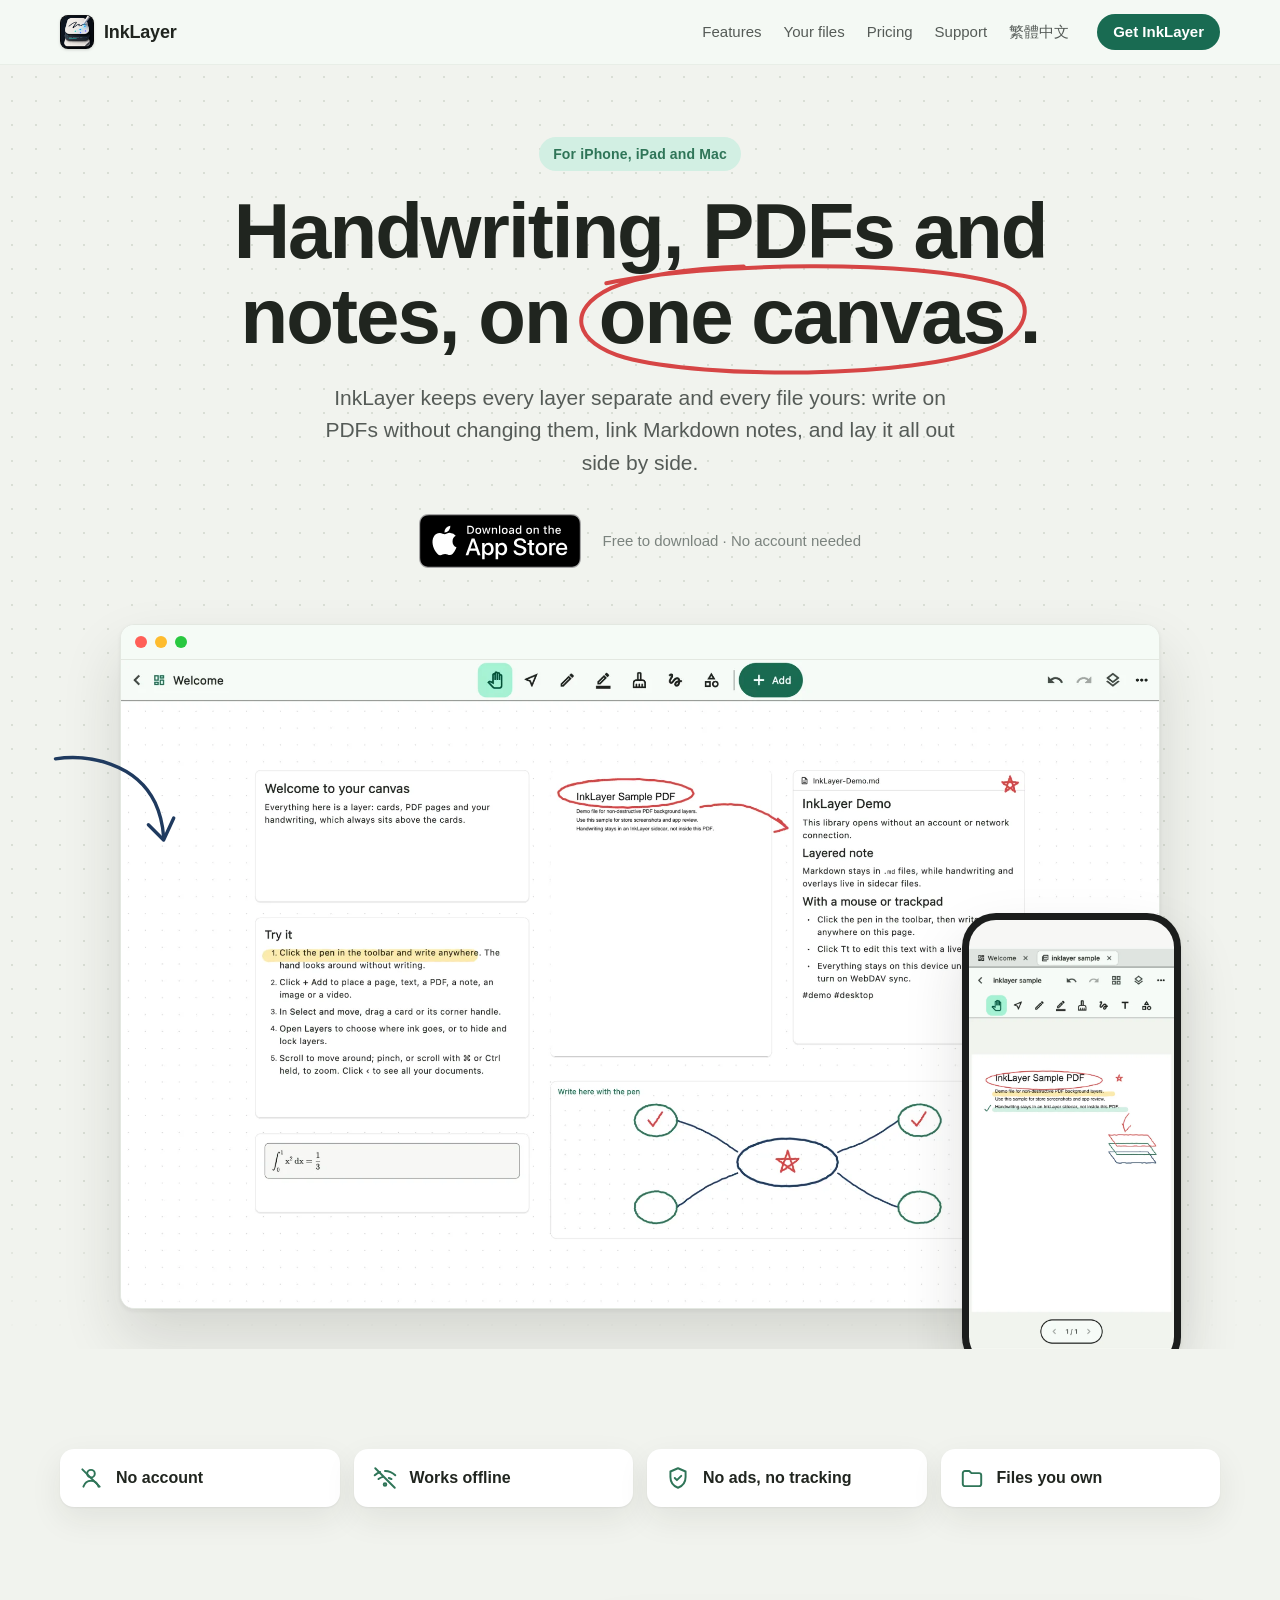
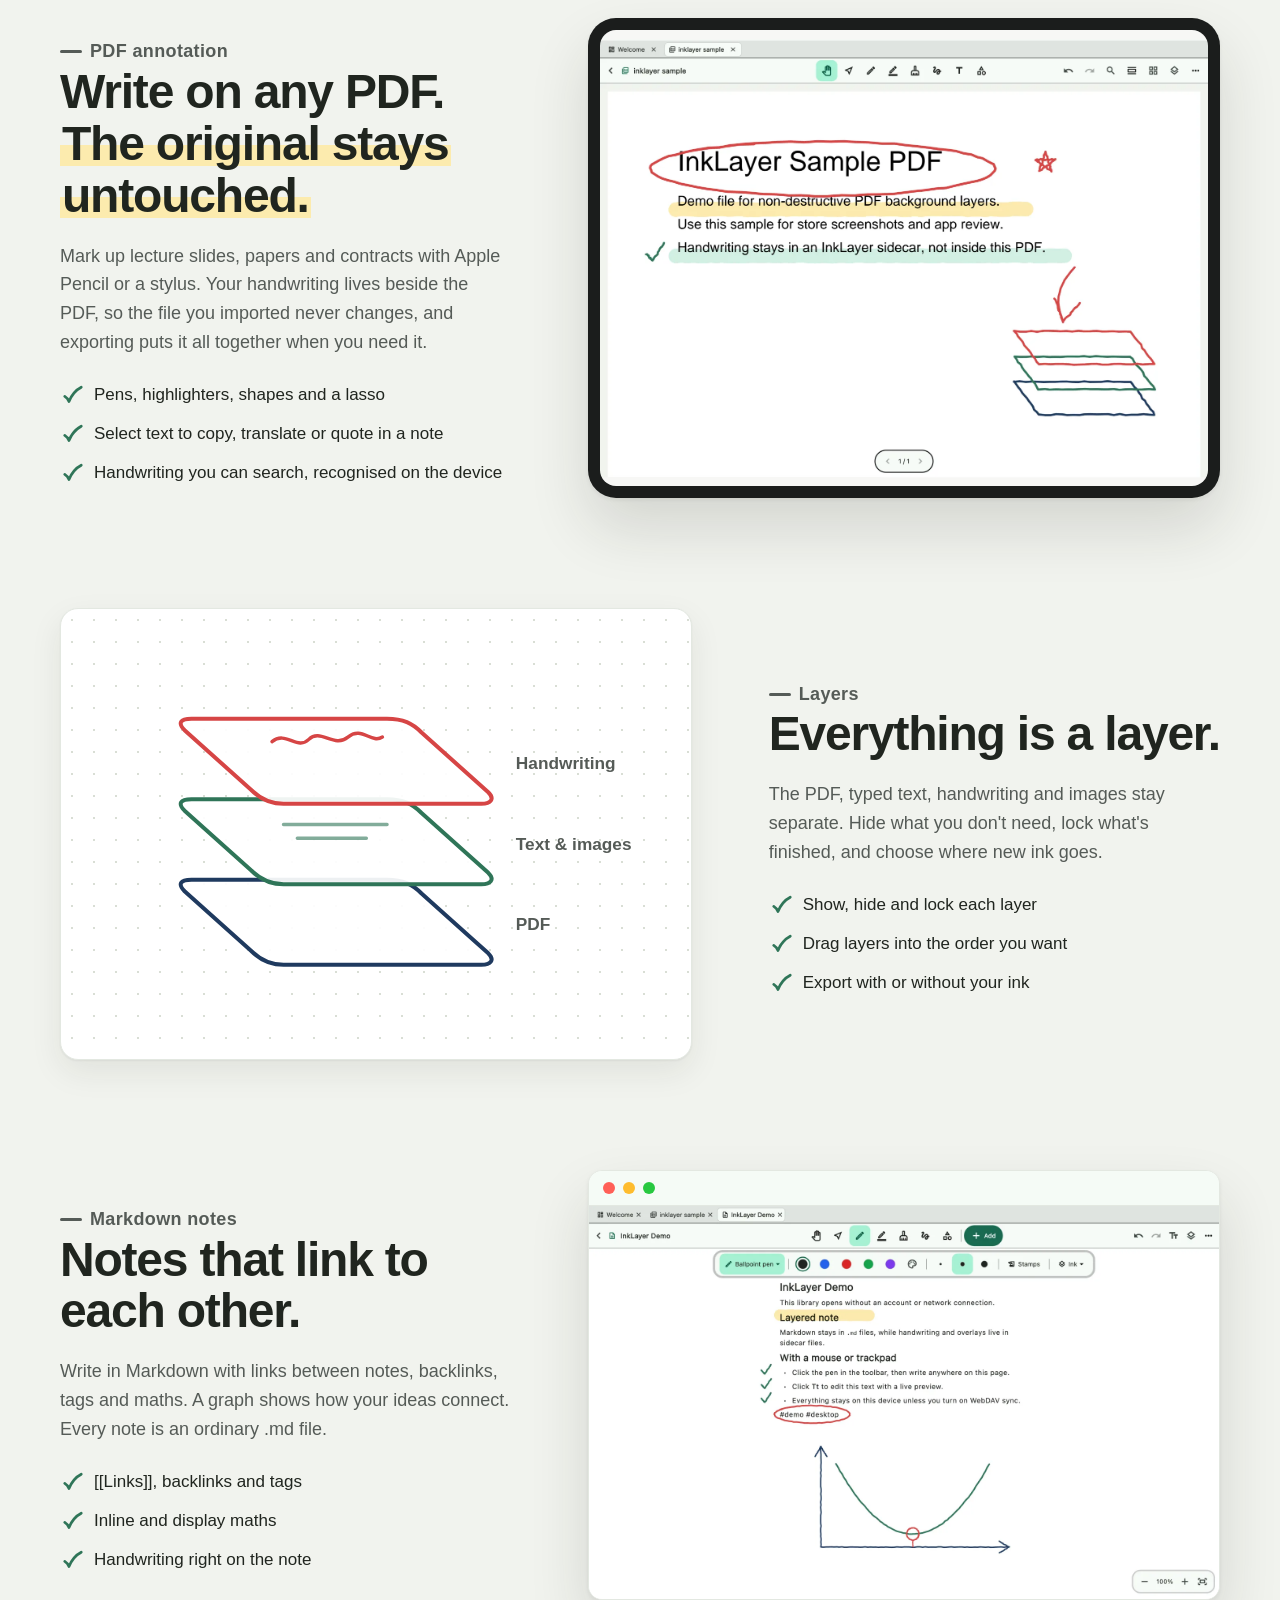
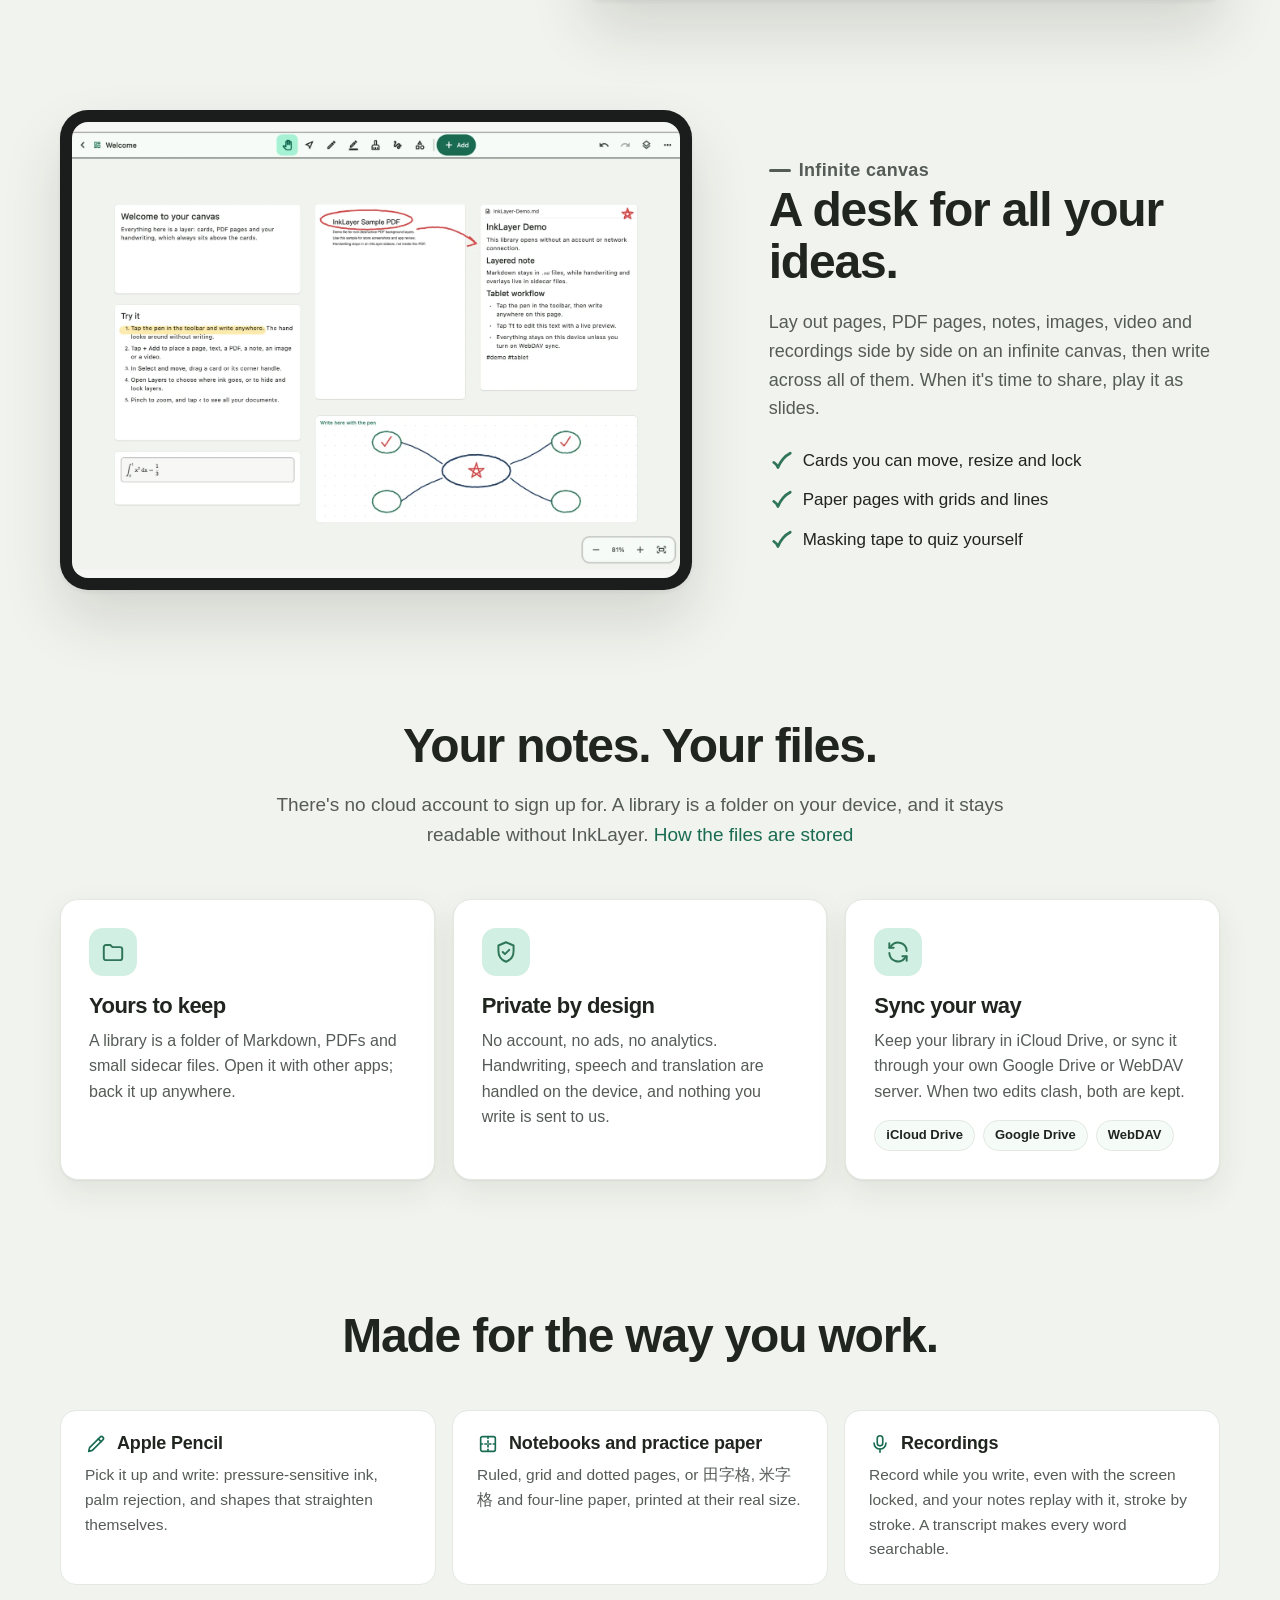
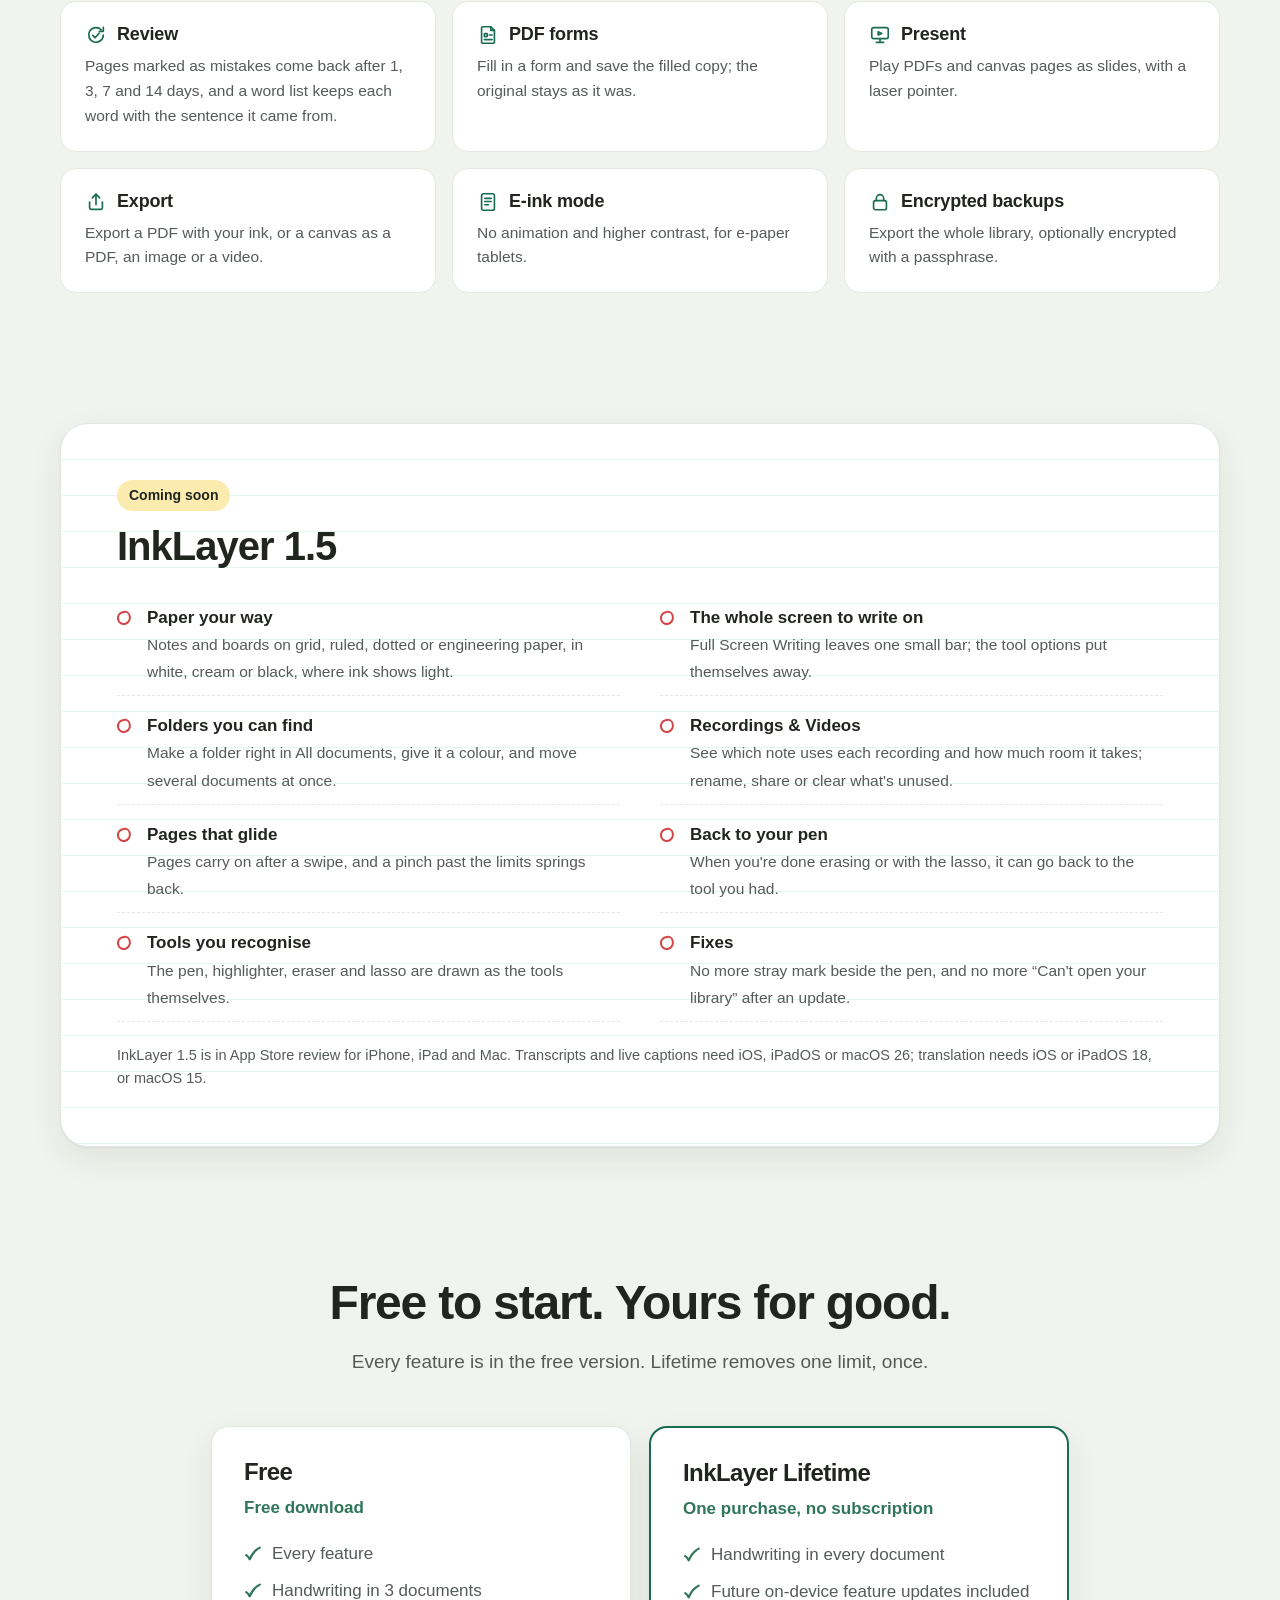
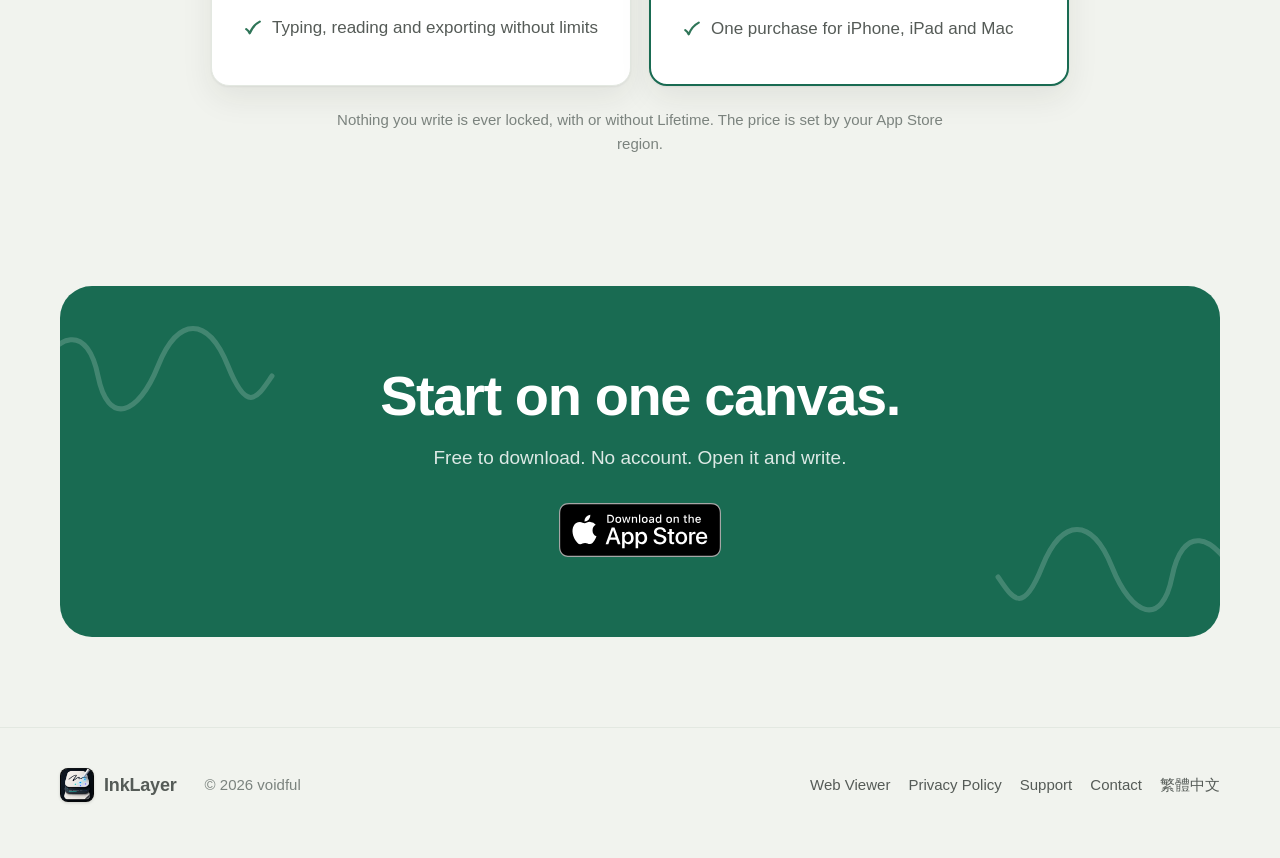
<file: index.html>
<!doctype html>
<html lang="en">
<head>
  <meta charset="utf-8">
  <meta name="viewport" content="width=device-width, initial-scale=1, viewport-fit=cover">
  <title>InkLayer — Handwriting, PDFs and notes on one canvas</title>
  <meta name="description" content="InkLayer puts handwriting, PDFs and Markdown notes on one canvas, in files you own. For iPhone, iPad and Mac. No account, no ads, no tracking.">
  <meta name="theme-color" content="#f5fbf6" media="(prefers-color-scheme: light)">
  <meta name="theme-color" content="#1a1e1c" media="(prefers-color-scheme: dark)">
  <link rel="canonical" href="https://inklayer.app/">
  <link rel="alternate" hreflang="zh-Hant" href="https://inklayer.app/index.zh-TW.html">
  <link rel="alternate" hreflang="en" href="https://inklayer.app/">
  <link rel="icon" href="/favicon.png">
  <link rel="apple-touch-icon" href="/apple-touch-icon.png">
  <meta property="og:type" content="website">
  <meta property="og:site_name" content="InkLayer">
  <meta property="og:title" content="InkLayer — Handwriting, PDFs and notes on one canvas">
  <meta property="og:description" content="InkLayer puts handwriting, PDFs and Markdown notes on one canvas, in files you own. For iPhone, iPad and Mac. No account, no ads, no tracking.">
  <meta property="og:url" content="https://inklayer.app/">
  <meta property="og:image" content="https://inklayer.app/assets/img/og-en.png">
  <meta name="twitter:card" content="summary_large_image">
  <meta name="apple-itunes-app" content="app-id=6824608659">
  <link rel="stylesheet" href="/assets/css/site.css">
  <script>
if ('IntersectionObserver' in window) document.documentElement.classList.add('js');
addEventListener('DOMContentLoaded', () => {
  if (!('IntersectionObserver' in window)) return;
  const seen = new IntersectionObserver((entries) => {
    for (const entry of entries) {
      if (entry.isIntersecting) {
        entry.target.classList.add('in');
        seen.unobserve(entry.target);
      }
    }
  }, { rootMargin: '0px 0px -10% 0px' });
  document.querySelectorAll('.reveal').forEach((el) => seen.observe(el));
});
</script>
</head>
<body>
<a class="skip" href="#main">Skip to content</a>
<header class="site-header">
  <div class="wrap">
    <a class="brand" href="/"><img src="/assets/img/icon-128.png" alt="" width="34" height="34">InkLayer</a>
    <nav class="nav" aria-label="InkLayer"><a href="#features">Features</a><a href="#yours">Your files</a><a href="#pricing">Pricing</a><a href="/support/">Support</a><a class="lang" href="/index.zh-TW.html" hreflang="zh-Hant" lang="zh-Hant">繁體中文</a></nav>
    <a class="header-cta" href="https://apps.apple.com/app/id6824608659">Get InkLayer</a>
  </div>
</header>
<main id="main">
  <section class="hero">
    <div class="wrap">
      <div class="hero-copy">
        <p class="eyebrow">For iPhone, iPad and Mac</p>
        <h1>Handwriting, PDFs and notes, on <span class="inked">one canvas<svg class="circle" viewBox="0 0 400 100" preserveAspectRatio="none" aria-hidden="true"><path class="ink-stroke draw" style="--len:1100" stroke="var(--red-ink)" stroke-width="4" vector-effect="non-scaling-stroke" d="M30 22C120 4 300 2 372 22c34 10 30 40-6 54-70 26-250 26-320 8C2 72-6 44 34 26c40-16 110-20 170-18"/></svg></span>.</h1>
        <p class="lede">InkLayer keeps every layer separate and every file yours: write on PDFs without changing them, link Markdown notes, and lay it all out side by side.</p>
        <div class="cta-row"><a class="store-badge" href="https://apps.apple.com/app/id6824608659"><img src="/assets/img/app-store-badge.svg" alt="Download on the App Store" width="162" height="54"></a><span class="cta-note">Free to download · No account needed</span></div>
      </div>
      <div class="stage">
        <svg class="arrow" viewBox="0 0 160 120" aria-hidden="true"><path class="ink-stroke draw" style="--len:320" stroke="var(--navy-ink)" stroke-width="4" d="M10 14c40-6 96 6 118 52 6 13 9 26 10 40"/><path class="ink-stroke draw" style="--len:80" stroke="var(--navy-ink)" stroke-width="4" d="M120 92l18 18 12-26"/></svg>
        <div class="window"><div class="bar"><i></i><i></i><i></i></div><img src="/assets/img/mac-canvas-en.webp" alt="InkLayer on a Mac: a canvas with notes, a PDF page and handwriting" width="2000" height="1250" fetchpriority="high"></div>
        <div class="phone"><img src="/assets/img/iphone-pdf-en.webp" alt="InkLayer on iPhone: handwriting on a PDF" width="640" height="1391" loading="lazy"></div>
      </div>
    </div>
  </section>
  <div class="wrap">
    <ul class="promises"><li><svg viewBox="0 0 24 24" fill="none" stroke="currentColor" stroke-width="1.8" stroke-linecap="round" stroke-linejoin="round" aria-hidden="true"><circle cx="12" cy="8" r="3.5"/><path d="M5 20c1.2-3.6 4-5.5 7-5.5s5.8 1.9 7 5.5"/><path d="M4 4l16 16"/></svg>No account</li><li><svg viewBox="0 0 24 24" fill="none" stroke="currentColor" stroke-width="1.8" stroke-linecap="round" stroke-linejoin="round" aria-hidden="true"><path d="M2.5 9.5a14 14 0 0 1 5-3"/><path d="M12 5.5a14 14 0 0 1 9.5 4"/><path d="M6 13a9 9 0 0 1 4-2"/><path d="M15.5 12a9 9 0 0 1 2.5 1"/><circle cx="12" cy="18" r="1.2"/><path d="M3 3l18 18"/></svg>Works offline</li><li><svg viewBox="0 0 24 24" fill="none" stroke="currentColor" stroke-width="1.8" stroke-linecap="round" stroke-linejoin="round" aria-hidden="true"><path d="M12 3l7 3v5c0 4.6-2.9 8.4-7 10-4.1-1.6-7-5.4-7-10V6z"/><path d="M9 12l2 2 4-4"/></svg>No ads, no tracking</li><li><svg viewBox="0 0 24 24" fill="none" stroke="currentColor" stroke-width="1.8" stroke-linecap="round" stroke-linejoin="round" aria-hidden="true"><path d="M3.5 7.5a2 2 0 0 1 2-2h4l2 2h7a2 2 0 0 1 2 2v8a2 2 0 0 1-2 2h-13a2 2 0 0 1-2-2z"/></svg>Files you own</li></ul>
    <div id="features">
    <section class="feature reveal" id="pdf">
      <div class="feature-copy">
        <p class="kicker">PDF annotation</p>
        <h2>Write on any PDF. <span class="marker">The original stays untouched.</span></h2>
        <p>Mark up lecture slides, papers and contracts with Apple Pencil or a stylus. Your handwriting lives beside the PDF, so the file you imported never changes, and exporting puts it all together when you need it.</p>
        <ul class="checks"><li>Pens, highlighters, shapes and a lasso</li><li>Select text to copy, translate or quote in a note</li><li>Handwriting you can search, recognised on the device</li></ul>
      </div>
      <div class="media"><div class="tablet"><img src="/assets/img/ipad-pdf-en.webp" alt="InkLayer on iPad: a PDF with handwriting, highlights and drawings" loading="lazy" decoding="async"></div></div>
    </section><section class="feature reveal flip" id="layers">
      <div class="feature-copy">
        <p class="kicker">Layers</p>
        <h2>Everything is a layer.</h2>
        <p>The PDF, typed text, handwriting and images stay separate. Hide what you don&#x27;t need, lock what&#x27;s finished, and choose where new ink goes.</p>
        <ul class="checks"><li>Show, hide and lock each layer</li><li>Drag layers into the order you want</li><li>Export with or without your ink</li></ul>
      </div>
      <div class="media"><div class="layers-art" role="img" aria-label="Three layers: a PDF at the bottom, text and images above it, handwriting on top"><svg viewBox="0 0 460 300" aria-hidden="true"><path d="M70 190l170 0c14 0 22 4 30 12l58 52c6 6 2 10-6 10H150c-12 0-20-4-28-12l-58-52c-6-6-4-10 6-10z" fill="var(--paper)" fill-opacity="0.92" stroke="var(--navy-ink)" stroke-width="3.5" stroke-linejoin="round"/><text class="layer-label" x="352" y="234">PDF</text><path d="M70 120l170 0c14 0 22 4 30 12l58 52c6 6 2 10-6 10H150c-12 0-20-4-28-12l-58-52c-6-6-4-10 6-10z" fill="var(--paper)" fill-opacity="0.92" stroke="var(--green-ink)" stroke-width="3.5" stroke-linejoin="round"/><text class="layer-label" x="352" y="164">Text &amp; images</text><path d="M70 50l170 0c14 0 22 4 30 12l58 52c6 6 2 10-6 10H150c-12 0-20-4-28-12l-58-52c-6-6-4-10 6-10z" fill="var(--paper)" fill-opacity="0.92" stroke="var(--red-ink)" stroke-width="3.5" stroke-linejoin="round"/><text class="layer-label" x="352" y="94">Handwriting</text><path class="ink-stroke" stroke="var(--red-ink)" stroke-width="3" d="M140 70c12-10 22 8 32-2s22 8 34-2 20 6 30 0"/><path class="ink-stroke" stroke="var(--green-ink)" stroke-width="3" opacity="0.6" d="M150 142h90M162 154h60"/></svg></div></div>
    </section><section class="feature reveal" id="notes">
      <div class="feature-copy">
        <p class="kicker">Markdown notes</p>
        <h2>Notes that link to each other.</h2>
        <p>Write in Markdown with links between notes, backlinks, tags and maths. A graph shows how your ideas connect. Every note is an ordinary .md file.</p>
        <ul class="checks"><li>[[Links]], backlinks and tags</li><li>Inline and display maths</li><li>Handwriting right on the note</li></ul>
      </div>
      <div class="media"><div class="window"><div class="bar"><i></i><i></i><i></i></div><img src="/assets/img/mac-note-en.webp" alt="InkLayer on a Mac: a Markdown note with handwriting" loading="lazy" decoding="async"></div></div>
    </section><section class="feature reveal flip" id="canvas">
      <div class="feature-copy">
        <p class="kicker">Infinite canvas</p>
        <h2>A desk for all your ideas.</h2>
        <p>Lay out pages, PDF pages, notes, images, video and recordings side by side on an infinite canvas, then write across all of them. When it&#x27;s time to share, play it as slides.</p>
        <ul class="checks"><li>Cards you can move, resize and lock</li><li>Paper pages with grids and lines</li><li>Masking tape to quiz yourself</li></ul>
      </div>
      <div class="media"><div class="tablet"><img src="/assets/img/ipad-canvas-en.webp" alt="InkLayer on iPad: a canvas of cards, a PDF and a mind map in ink" loading="lazy" decoding="async"></div></div>
    </section>
    </div>
    <section id="yours">
      <div class="section-head reveal"><h2>Your notes. Your files.</h2><p>There&#x27;s no cloud account to sign up for. A library is a folder on your device, and it stays readable without InkLayer. <a href="/format/">How the files are stored</a></p></div>
      <div class="cards"><article class="card reveal"><div class="glyph"><svg viewBox="0 0 24 24" fill="none" stroke="currentColor" stroke-width="1.8" stroke-linecap="round" stroke-linejoin="round" aria-hidden="true"><path d="M3.5 7.5a2 2 0 0 1 2-2h4l2 2h7a2 2 0 0 1 2 2v8a2 2 0 0 1-2 2h-13a2 2 0 0 1-2-2z"/></svg></div><h3>Yours to keep</h3><p>A library is a folder of Markdown, PDFs and small sidecar files. Open it with other apps; back it up anywhere.</p></article><article class="card reveal"><div class="glyph"><svg viewBox="0 0 24 24" fill="none" stroke="currentColor" stroke-width="1.8" stroke-linecap="round" stroke-linejoin="round" aria-hidden="true"><path d="M12 3l7 3v5c0 4.6-2.9 8.4-7 10-4.1-1.6-7-5.4-7-10V6z"/><path d="M9 12l2 2 4-4"/></svg></div><h3>Private by design</h3><p>No account, no ads, no analytics. Handwriting, speech and translation are handled on the device, and nothing you write is sent to us.</p></article><article class="card reveal"><div class="glyph"><svg viewBox="0 0 24 24" fill="none" stroke="currentColor" stroke-width="1.8" stroke-linecap="round" stroke-linejoin="round" aria-hidden="true"><path d="M20 11a8 8 0 0 0-14.3-4.6L4 8"/><path d="M4 4v4h4"/><path d="M4 13a8 8 0 0 0 14.3 4.6L20 16"/><path d="M20 20v-4h-4"/></svg></div><h3>Sync your way</h3><p>Keep your library in iCloud Drive, or sync it through your own Google Drive or WebDAV server. When two edits clash, both are kept.</p><div class="sync-row"><span class="chip">iCloud Drive</span><span class="chip">Google Drive</span><span class="chip">WebDAV</span></div></article></div>
    </section>
    <section>
      <div class="section-head reveal"><h2>Made for the way you work.</h2></div>
      <div class="grid"><article class="tile reveal"><h3><svg viewBox="0 0 24 24" fill="none" stroke="currentColor" stroke-width="1.8" stroke-linecap="round" stroke-linejoin="round" aria-hidden="true"><path d="M4 20l1-4L16.5 4.5a2.1 2.1 0 0 1 3 3L8 19z"/><path d="M14.5 6.5l3 3"/></svg>Apple Pencil</h3><p>Pick it up and write: pressure-sensitive ink, palm rejection, and shapes that straighten themselves.</p></article><article class="tile reveal"><h3><svg viewBox="0 0 24 24" fill="none" stroke="currentColor" stroke-width="1.8" stroke-linecap="round" stroke-linejoin="round" aria-hidden="true"><rect x="4" y="4" width="16" height="16" rx="2"/><path d="M12 4v16M4 12h16" stroke-dasharray="2 2.6"/></svg>Notebooks and practice paper</h3><p>Ruled, grid and dotted pages, or 田字格, 米字格 and four-line paper, printed at their real size.</p></article><article class="tile reveal"><h3><svg viewBox="0 0 24 24" fill="none" stroke="currentColor" stroke-width="1.8" stroke-linecap="round" stroke-linejoin="round" aria-hidden="true"><rect x="9" y="3" width="6" height="11" rx="3"/><path d="M5.5 11a6.5 6.5 0 0 0 13 0"/><path d="M12 17.5V21"/></svg>Recordings</h3><p>Record while you write, even with the screen locked, and your notes replay with it, stroke by stroke. A transcript makes every word searchable.</p></article><article class="tile reveal"><h3><svg viewBox="0 0 24 24" fill="none" stroke="currentColor" stroke-width="1.8" stroke-linecap="round" stroke-linejoin="round" aria-hidden="true"><path d="M20 12a8 8 0 1 1-2.3-5.7"/><path d="M20 3.5V8h-4.5"/><path d="M8.5 12.5l2.5 2.5 4.5-5"/></svg>Review</h3><p>Pages marked as mistakes come back after 1, 3, 7 and 14 days, and a word list keeps each word with the sentence it came from.</p></article><article class="tile reveal"><h3><svg viewBox="0 0 24 24" fill="none" stroke="currentColor" stroke-width="1.8" stroke-linecap="round" stroke-linejoin="round" aria-hidden="true"><path d="M6 3h9l4 4v13a1 1 0 0 1-1 1H6a1 1 0 0 1-1-1V4a1 1 0 0 1 1-1z"/><path d="M15 3v4h4"/><rect x="8" y="10.5" width="3.2" height="3.2" rx="0.6"/><path d="M13.5 12h3"/><path d="M8 17h8.5"/></svg>PDF forms</h3><p>Fill in a form and save the filled copy; the original stays as it was.</p></article><article class="tile reveal"><h3><svg viewBox="0 0 24 24" fill="none" stroke="currentColor" stroke-width="1.8" stroke-linecap="round" stroke-linejoin="round" aria-hidden="true"><rect x="3" y="4" width="18" height="12" rx="2"/><path d="M8 20h8"/><path d="M12 16v4"/><path d="M10 8.5l4 1.8-4 1.7z"/></svg>Present</h3><p>Play PDFs and canvas pages as slides, with a laser pointer.</p></article><article class="tile reveal"><h3><svg viewBox="0 0 24 24" fill="none" stroke="currentColor" stroke-width="1.8" stroke-linecap="round" stroke-linejoin="round" aria-hidden="true"><path d="M12 15V3.5"/><path d="M8 7.5l4-4 4 4"/><path d="M5 12v6a2 2 0 0 0 2 2h10a2 2 0 0 0 2-2v-6"/></svg>Export</h3><p>Export a PDF with your ink, or a canvas as a PDF, an image or a video.</p></article><article class="tile reveal"><h3><svg viewBox="0 0 24 24" fill="none" stroke="currentColor" stroke-width="1.8" stroke-linecap="round" stroke-linejoin="round" aria-hidden="true"><rect x="5" y="3" width="14" height="18" rx="2"/><path d="M8.5 8h7"/><path d="M8.5 11.5h7"/><path d="M8.5 15h4"/></svg>E-ink mode</h3><p>No animation and higher contrast, for e-paper tablets.</p></article><article class="tile reveal"><h3><svg viewBox="0 0 24 24" fill="none" stroke="currentColor" stroke-width="1.8" stroke-linecap="round" stroke-linejoin="round" aria-hidden="true"><rect x="5" y="10.5" width="14" height="10" rx="2"/><path d="M8 10.5V8a4 4 0 0 1 8 0v2.5"/></svg>Encrypted backups</h3><p>Export the whole library, optionally encrypted with a passphrase.</p></article></div>
    </section>
    <section class="soon-panel reveal" id="next">
      <span class="badge-11">Coming soon</span>
      <h2>InkLayer 1.5</h2>
      <ul class="soon-list"><li><strong>Paper your way</strong><span>Notes and boards on grid, ruled, dotted or engineering paper, in white, cream or black, where ink shows light.</span></li><li><strong>The whole screen to write on</strong><span>Full Screen Writing leaves one small bar; the tool options put themselves away.</span></li><li><strong>Folders you can find</strong><span>Make a folder right in All documents, give it a colour, and move several documents at once.</span></li><li><strong>Recordings &amp; Videos</strong><span>See which note uses each recording and how much room it takes; rename, share or clear what&#x27;s unused.</span></li><li><strong>Pages that glide</strong><span>Pages carry on after a swipe, and a pinch past the limits springs back.</span></li><li><strong>Back to your pen</strong><span>When you&#x27;re done erasing or with the lasso, it can go back to the tool you had.</span></li><li><strong>Tools you recognise</strong><span>The pen, highlighter, eraser and lasso are drawn as the tools themselves.</span></li><li><strong>Fixes</strong><span>No more stray mark beside the pen, and no more “Can&#x27;t open your library” after an update.</span></li></ul>
      <p class="soon-note">InkLayer 1.5 is in App Store review for iPhone, iPad and Mac. Transcripts and live captions need iOS, iPadOS or macOS 26; translation needs iOS or iPadOS 18, or macOS 15.</p>
    </section>
    <section id="pricing">
      <div class="section-head reveal"><h2>Free to start. Yours for good.</h2><p>Every feature is in the free version. Lifetime removes one limit, once.</p></div>
      <div class="plans"><article class="plan reveal"><h3>Free</h3><p class="price">Free download</p><ul><li>Every feature</li><li>Handwriting in 3 documents</li><li>Typing, reading and exporting without limits</li></ul></article><article class="plan reveal featured"><h3>InkLayer Lifetime</h3><p class="price">One purchase, no subscription</p><ul><li>Handwriting in every document</li><li>Future on-device feature updates included</li><li>One purchase for iPhone, iPad and Mac</li></ul></article></div>
      <p class="plans-note">Nothing you write is ever locked, with or without Lifetime. The price is set by your App Store region.</p>
    </section>
    <section class="closing reveal">
      <svg class="scribble" style="left:-40px;top:20px" viewBox="0 0 260 120" aria-hidden="true"><path class="ink-stroke" stroke="currentColor" stroke-width="5" d="M8 80c30-60 60-60 70-10s40 40 60-10 50-50 70 0 30 30 44 10"/></svg>
      <svg class="scribble" style="right:-30px;bottom:10px;transform:scaleX(-1)" viewBox="0 0 260 120" aria-hidden="true"><path class="ink-stroke" stroke="currentColor" stroke-width="5" d="M8 80c30-60 60-60 70-10s40 40 60-10 50-50 70 0 30 30 44 10"/></svg>
      <h2>Start on one canvas.</h2>
      <p>Free to download. No account. Open it and write.</p>
      <div class="cta-row"><a class="store-badge" href="https://apps.apple.com/app/id6824608659"><img src="/assets/img/app-store-badge.svg" alt="Download on the App Store" width="162" height="54"></a></div>
    </section>
  </div>
</main>
<footer class="site-footer">
  <div class="wrap">
    <a class="brand" href="/"><img src="/assets/img/icon-128.png" alt="" width="34" height="34">InkLayer</a>
    <span>© 2026 voidful</span>
    <nav aria-label="Footer"><a href="/viewer/">Web Viewer</a><a href="/privacy/">Privacy Policy</a><a href="/support/">Support</a><a href="mailto:support@eric-lam.com">Contact</a><a href="/index.zh-TW.html" hreflang="zh-Hant" lang="zh-Hant">繁體中文</a></nav>
  </div>
</footer>
</body>
</html>
</file>
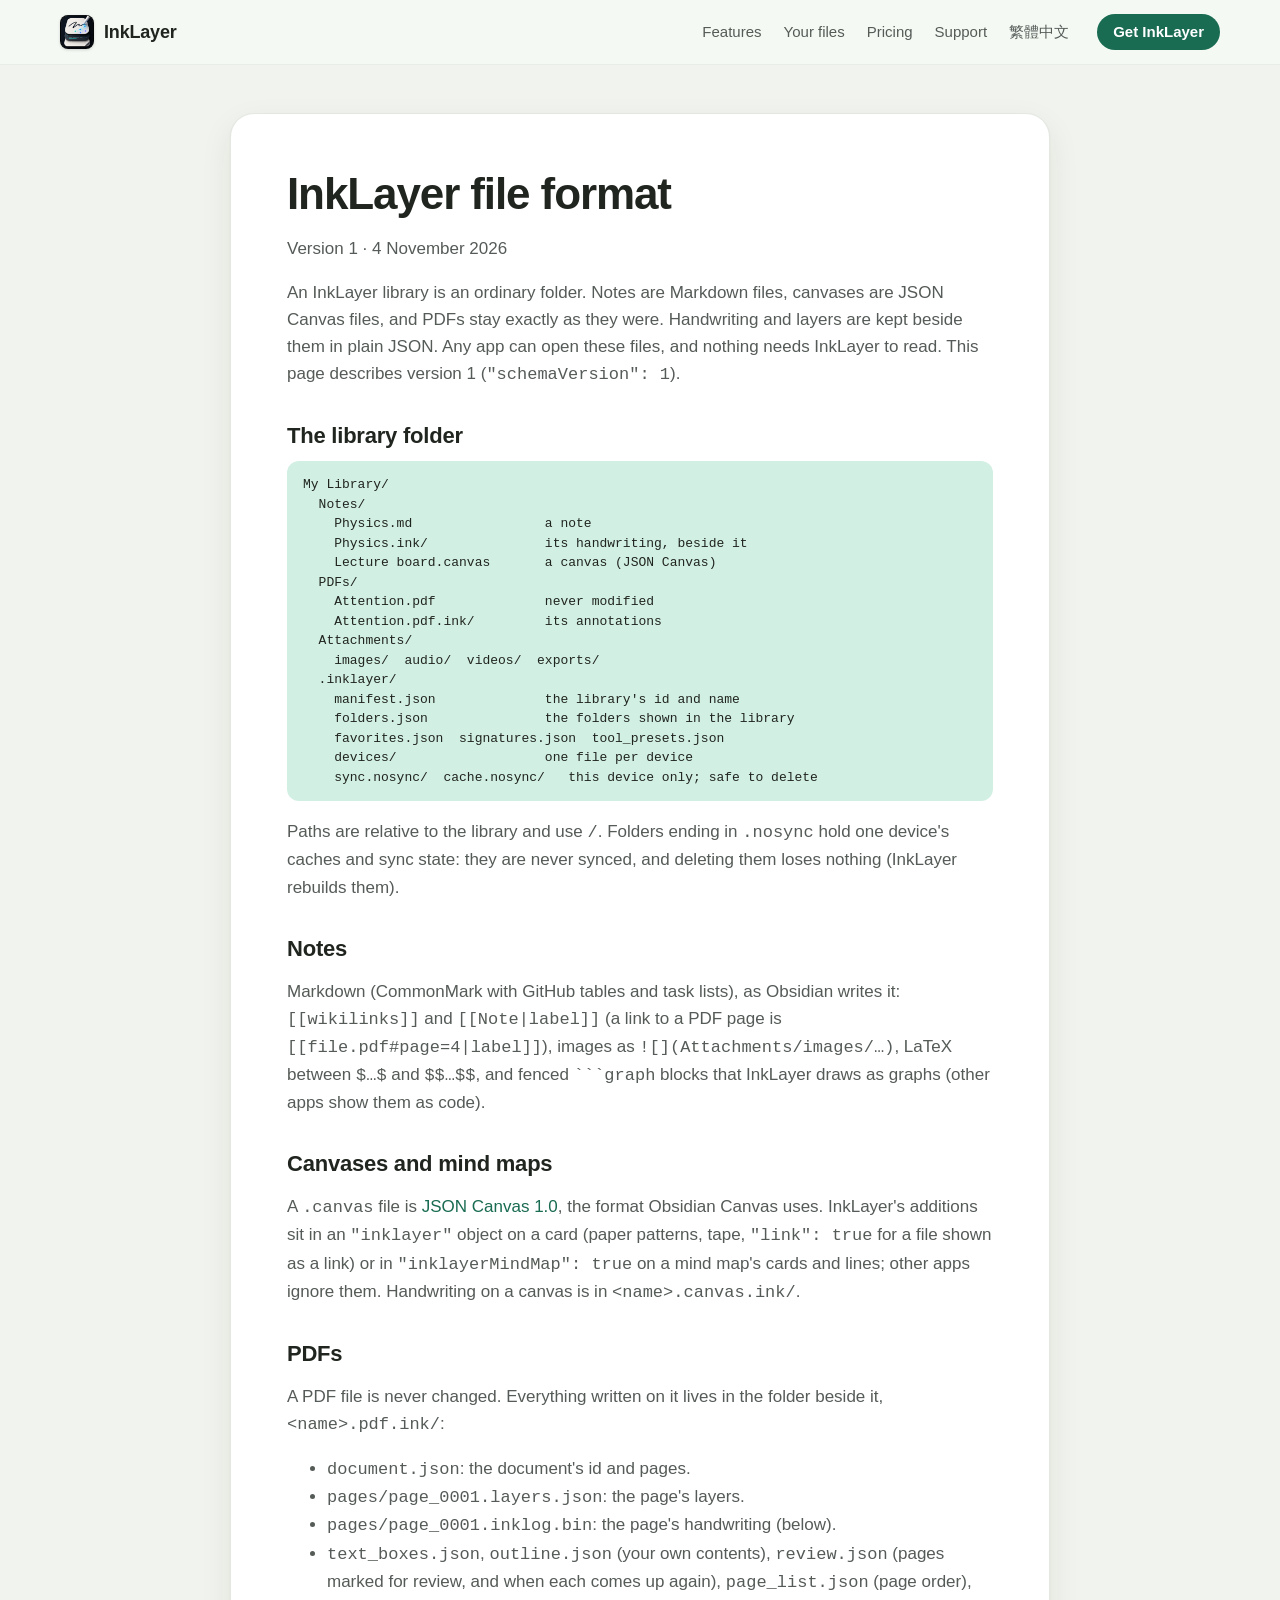
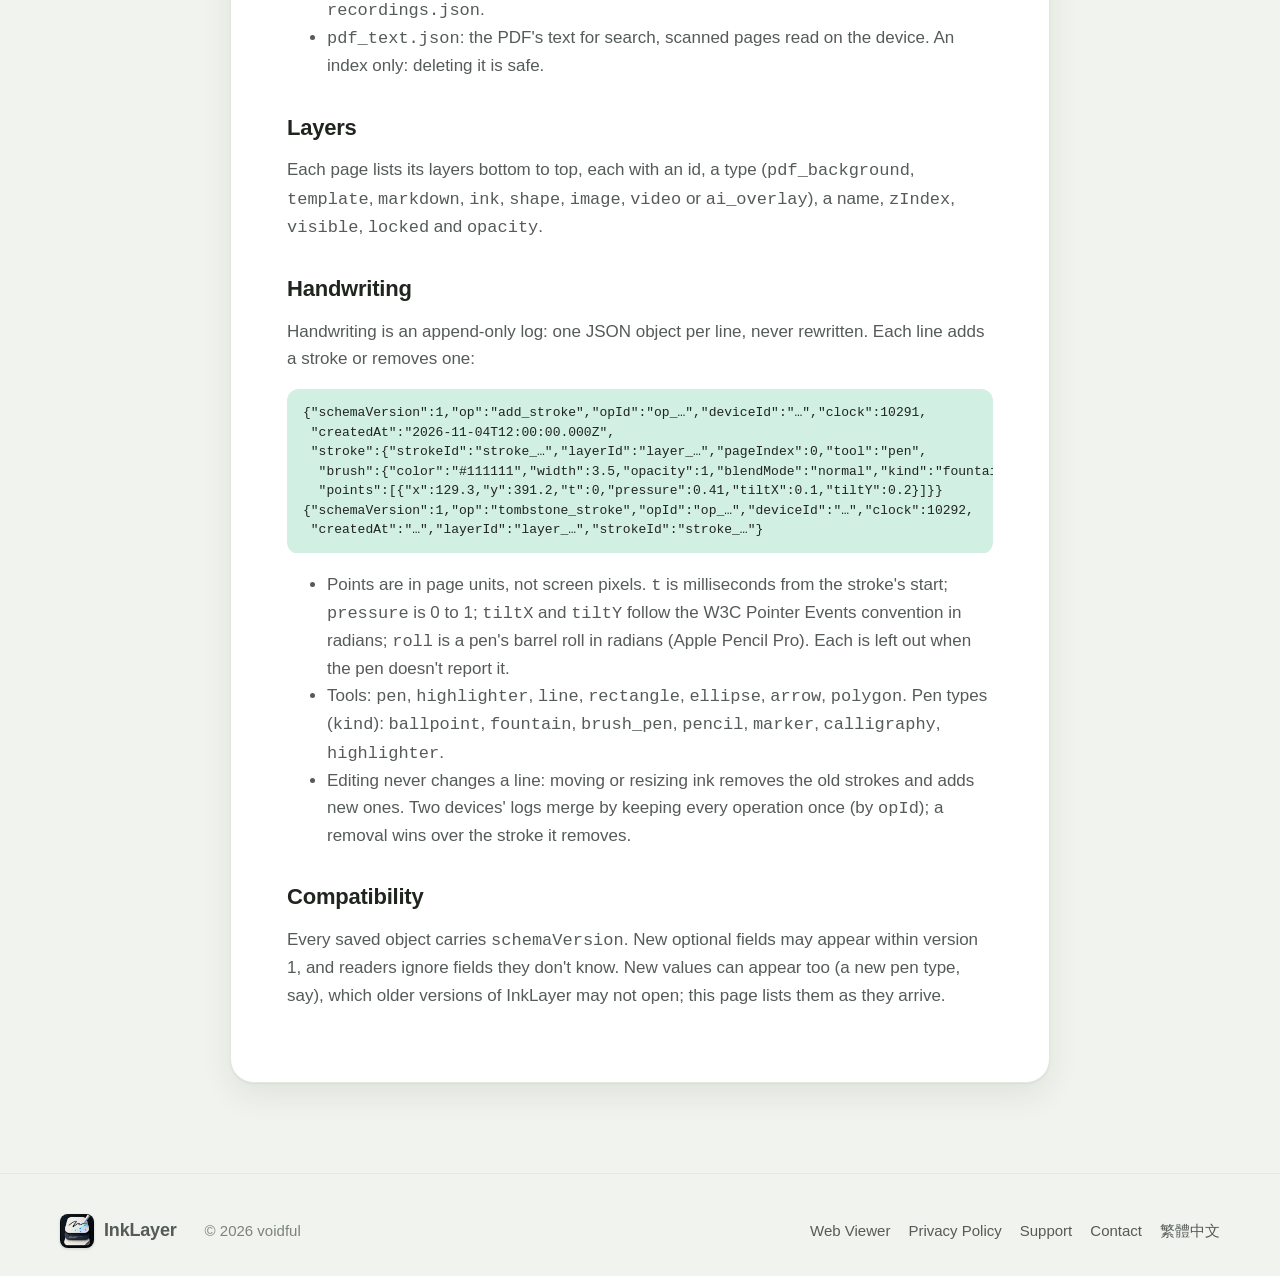
<file: format/index.html>
<!doctype html>
<html lang="en">
<head>
  <meta charset="utf-8">
  <meta name="viewport" content="width=device-width, initial-scale=1, viewport-fit=cover">
  <title>InkLayer File Format</title>
  <meta name="description" content="How InkLayer stores notes, canvases, PDFs and handwriting: open formats in an ordinary folder.">
  <meta name="theme-color" content="#f5fbf6" media="(prefers-color-scheme: light)">
  <meta name="theme-color" content="#1a1e1c" media="(prefers-color-scheme: dark)">
  <link rel="canonical" href="https://inklayer.app/format/">
  <link rel="alternate" hreflang="zh-Hant" href="https://inklayer.app/format.zh-TW.html">
  <link rel="alternate" hreflang="en" href="https://inklayer.app/format/">
  <link rel="icon" href="/favicon.png">
  <link rel="apple-touch-icon" href="/apple-touch-icon.png">
  <meta property="og:type" content="website">
  <meta property="og:site_name" content="InkLayer">
  <meta property="og:title" content="InkLayer File Format">
  <meta property="og:description" content="How InkLayer stores notes, canvases, PDFs and handwriting: open formats in an ordinary folder.">
  <meta property="og:url" content="https://inklayer.app/format/">
  <meta property="og:image" content="https://inklayer.app/assets/img/og-en.png">
  <meta name="twitter:card" content="summary_large_image">
  <meta name="apple-itunes-app" content="app-id=6824608659">
  <link rel="stylesheet" href="/assets/css/site.css">
  <script>
if ('IntersectionObserver' in window) document.documentElement.classList.add('js');
addEventListener('DOMContentLoaded', () => {
  if (!('IntersectionObserver' in window)) return;
  const seen = new IntersectionObserver((entries) => {
    for (const entry of entries) {
      if (entry.isIntersecting) {
        entry.target.classList.add('in');
        seen.unobserve(entry.target);
      }
    }
  }, { rootMargin: '0px 0px -10% 0px' });
  document.querySelectorAll('.reveal').forEach((el) => seen.observe(el));
});
</script>
</head>
<body>
<a class="skip" href="#main">Skip to content</a>
<header class="site-header">
  <div class="wrap">
    <a class="brand" href="/"><img src="/assets/img/icon-128.png" alt="" width="34" height="34">InkLayer</a>
    <nav class="nav" aria-label="InkLayer"><a href="/#features">Features</a><a href="/#yours">Your files</a><a href="/#pricing">Pricing</a><a href="/support/">Support</a><a class="lang" href="/index.zh-TW.html" hreflang="zh-Hant" lang="zh-Hant">繁體中文</a></nav>
    <a class="header-cta" href="https://apps.apple.com/app/id6824608659">Get InkLayer</a>
  </div>
</header>
<main id="main">
  <div class="wrap">
    <article class="doc">
  <h1>InkLayer file format</h1>
  <p class="updated">Version 1 · 4 November 2026</p>
  <p>An InkLayer library is an ordinary folder. Notes are Markdown files, canvases are JSON Canvas files, and PDFs stay exactly as they were. Handwriting and layers are kept beside them in plain JSON. Any app can open these files, and nothing needs InkLayer to read. This page describes version 1 (<code>"schemaVersion": 1</code>).</p>

  <h2>The library folder</h2>
  <pre><code>My Library/
  Notes/
    Physics.md                 a note
    Physics.ink/               its handwriting, beside it
    Lecture board.canvas       a canvas (JSON Canvas)
  PDFs/
    Attention.pdf              never modified
    Attention.pdf.ink/         its annotations
  Attachments/
    images/  audio/  videos/  exports/
  .inklayer/
    manifest.json              the library's id and name
    folders.json               the folders shown in the library
    favorites.json  signatures.json  tool_presets.json
    devices/                   one file per device
    sync.nosync/  cache.nosync/   this device only; safe to delete</code></pre>
  <p>Paths are relative to the library and use <code>/</code>. Folders ending in <code>.nosync</code> hold one device's caches and sync state: they are never synced, and deleting them loses nothing (InkLayer rebuilds them).</p>

  <h2>Notes</h2>
  <p>Markdown (CommonMark with GitHub tables and task lists), as Obsidian writes it: <code>[[wikilinks]]</code> and <code>[[Note|label]]</code> (a link to a PDF page is <code>[[file.pdf#page=4|label]]</code>), images as <code>![](Attachments/images/…)</code>, LaTeX between <code>$…$</code> and <code>$$…$$</code>, and fenced <code>```graph</code> blocks that InkLayer draws as graphs (other apps show them as code).</p>

  <h2>Canvases and mind maps</h2>
  <p>A <code>.canvas</code> file is <a href="https://jsoncanvas.org">JSON Canvas 1.0</a>, the format Obsidian Canvas uses. InkLayer's additions sit in an <code>"inklayer"</code> object on a card (paper patterns, tape, <code>"link": true</code> for a file shown as a link) or in <code>"inklayerMindMap": true</code> on a mind map's cards and lines; other apps ignore them. Handwriting on a canvas is in <code>&lt;name&gt;.canvas.ink/</code>.</p>

  <h2>PDFs</h2>
  <p>A PDF file is never changed. Everything written on it lives in the folder beside it, <code>&lt;name&gt;.pdf.ink/</code>:</p>
  <ul>
    <li><code>document.json</code>: the document's id and pages.</li>
    <li><code>pages/page_0001.layers.json</code>: the page's layers.</li>
    <li><code>pages/page_0001.inklog.bin</code>: the page's handwriting (below).</li>
    <li><code>text_boxes.json</code>, <code>outline.json</code> (your own contents), <code>review.json</code> (pages marked for review, and when each comes up again), <code>page_list.json</code> (page order), <code>recordings.json</code>.</li>
    <li><code>pdf_text.json</code>: the PDF's text for search, scanned pages read on the device. An index only: deleting it is safe.</li>
  </ul>

  <h2>Layers</h2>
  <p>Each page lists its layers bottom to top, each with an id, a type (<code>pdf_background</code>, <code>template</code>, <code>markdown</code>, <code>ink</code>, <code>shape</code>, <code>image</code>, <code>video</code> or <code>ai_overlay</code>), a name, <code>zIndex</code>, <code>visible</code>, <code>locked</code> and <code>opacity</code>.</p>

  <h2>Handwriting</h2>
  <p>Handwriting is an append-only log: one JSON object per line, never rewritten. Each line adds a stroke or removes one:</p>
  <pre><code>{"schemaVersion":1,"op":"add_stroke","opId":"op_…","deviceId":"…","clock":10291,
 "createdAt":"2026-11-04T12:00:00.000Z",
 "stroke":{"strokeId":"stroke_…","layerId":"layer_…","pageIndex":0,"tool":"pen",
  "brush":{"color":"#111111","width":3.5,"opacity":1,"blendMode":"normal","kind":"fountain"},
  "points":[{"x":129.3,"y":391.2,"t":0,"pressure":0.41,"tiltX":0.1,"tiltY":0.2}]}}
{"schemaVersion":1,"op":"tombstone_stroke","opId":"op_…","deviceId":"…","clock":10292,
 "createdAt":"…","layerId":"layer_…","strokeId":"stroke_…"}</code></pre>
  <ul>
    <li>Points are in page units, not screen pixels. <code>t</code> is milliseconds from the stroke's start; <code>pressure</code> is 0 to 1; <code>tiltX</code> and <code>tiltY</code> follow the W3C Pointer Events convention in radians; <code>roll</code> is a pen's barrel roll in radians (Apple Pencil Pro). Each is left out when the pen doesn't report it.</li>
    <li>Tools: <code>pen</code>, <code>highlighter</code>, <code>line</code>, <code>rectangle</code>, <code>ellipse</code>, <code>arrow</code>, <code>polygon</code>. Pen types (<code>kind</code>): <code>ballpoint</code>, <code>fountain</code>, <code>brush_pen</code>, <code>pencil</code>, <code>marker</code>, <code>calligraphy</code>, <code>highlighter</code>.</li>
    <li>Editing never changes a line: moving or resizing ink removes the old strokes and adds new ones. Two devices' logs merge by keeping every operation once (by <code>opId</code>); a removal wins over the stroke it removes.</li>
  </ul>

  <h2>Compatibility</h2>
  <p>Every saved object carries <code>schemaVersion</code>. New optional fields may appear within version 1, and readers ignore fields they don't know. New values can appear too (a new pen type, say), which older versions of InkLayer may not open; this page lists them as they arrive.</p>

</article>
  </div>
</main>
<footer class="site-footer">
  <div class="wrap">
    <a class="brand" href="/"><img src="/assets/img/icon-128.png" alt="" width="34" height="34">InkLayer</a>
    <span>© 2026 voidful</span>
    <nav aria-label="Footer"><a href="/viewer/">Web Viewer</a><a href="/privacy/">Privacy Policy</a><a href="/support/">Support</a><a href="mailto:support@eric-lam.com">Contact</a><a href="/index.zh-TW.html" hreflang="zh-Hant" lang="zh-Hant">繁體中文</a></nav>
  </div>
</footer>
</body>
</html>
</file>
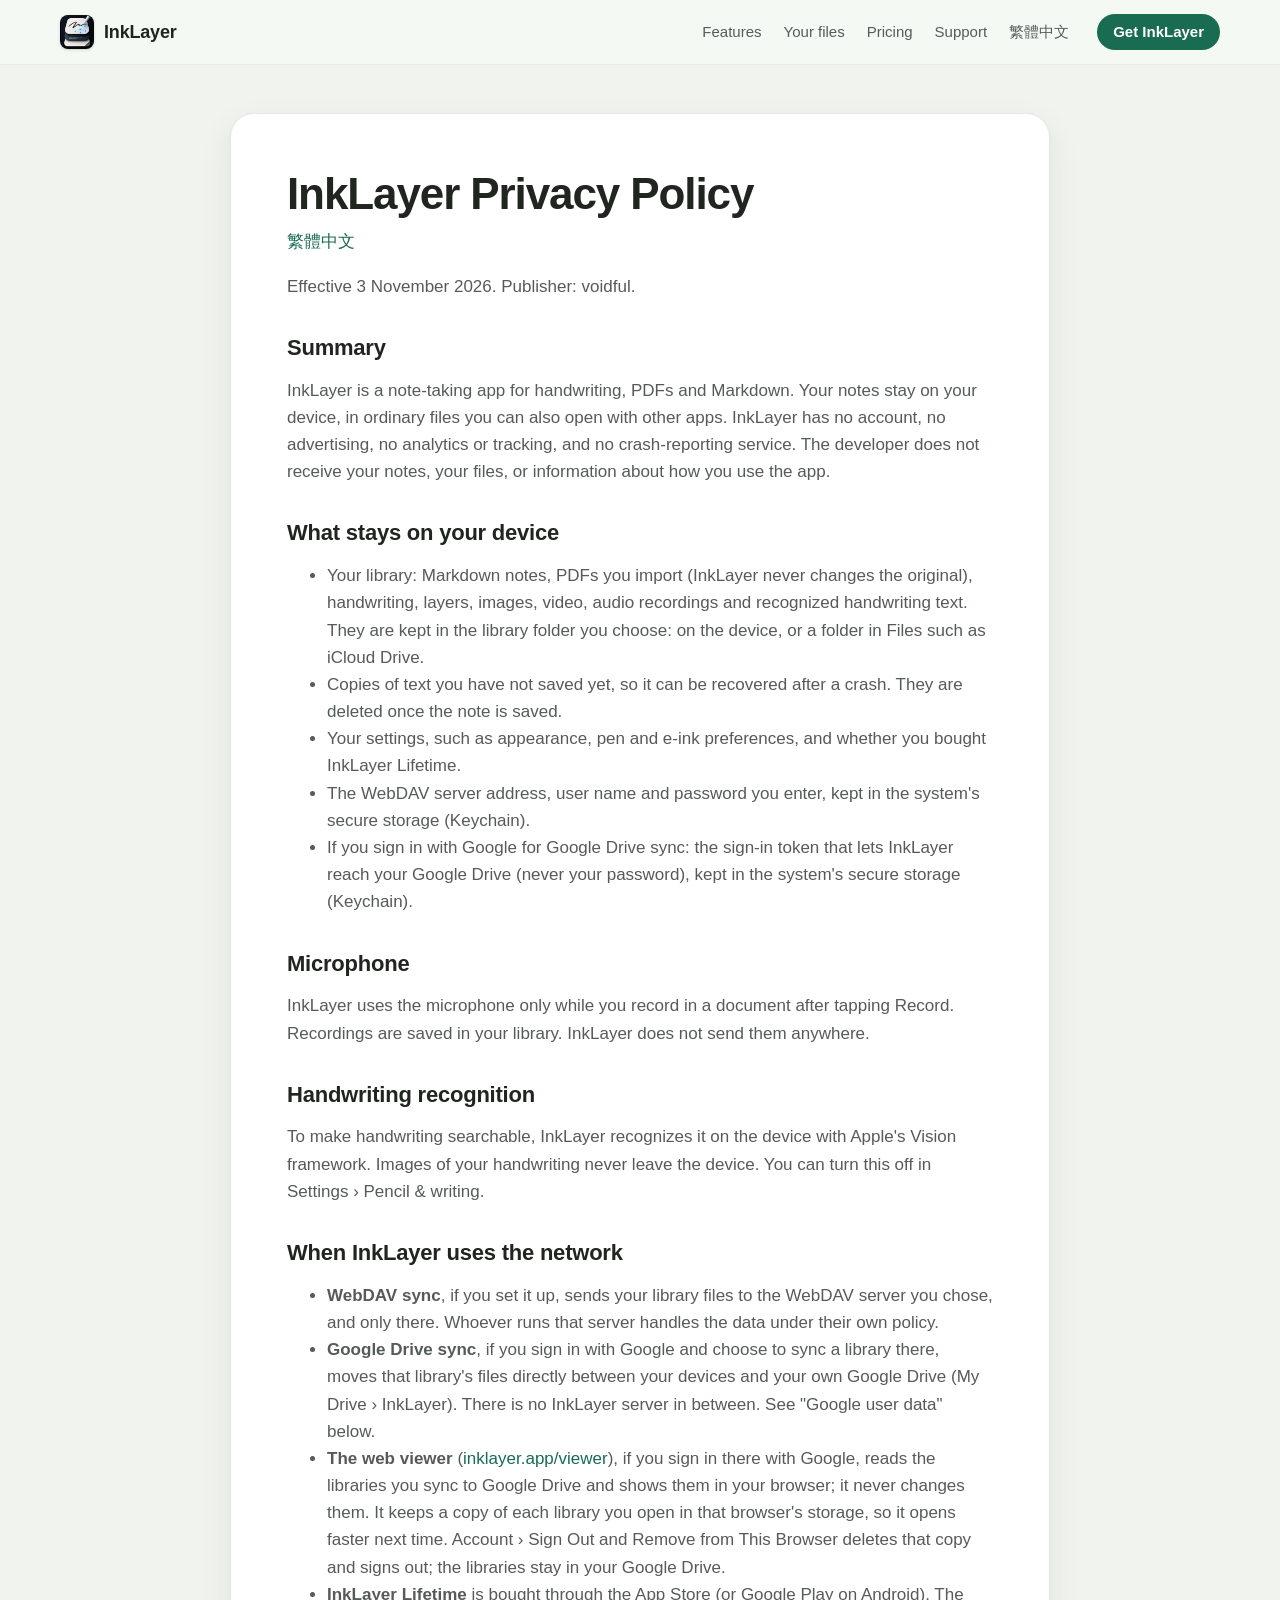
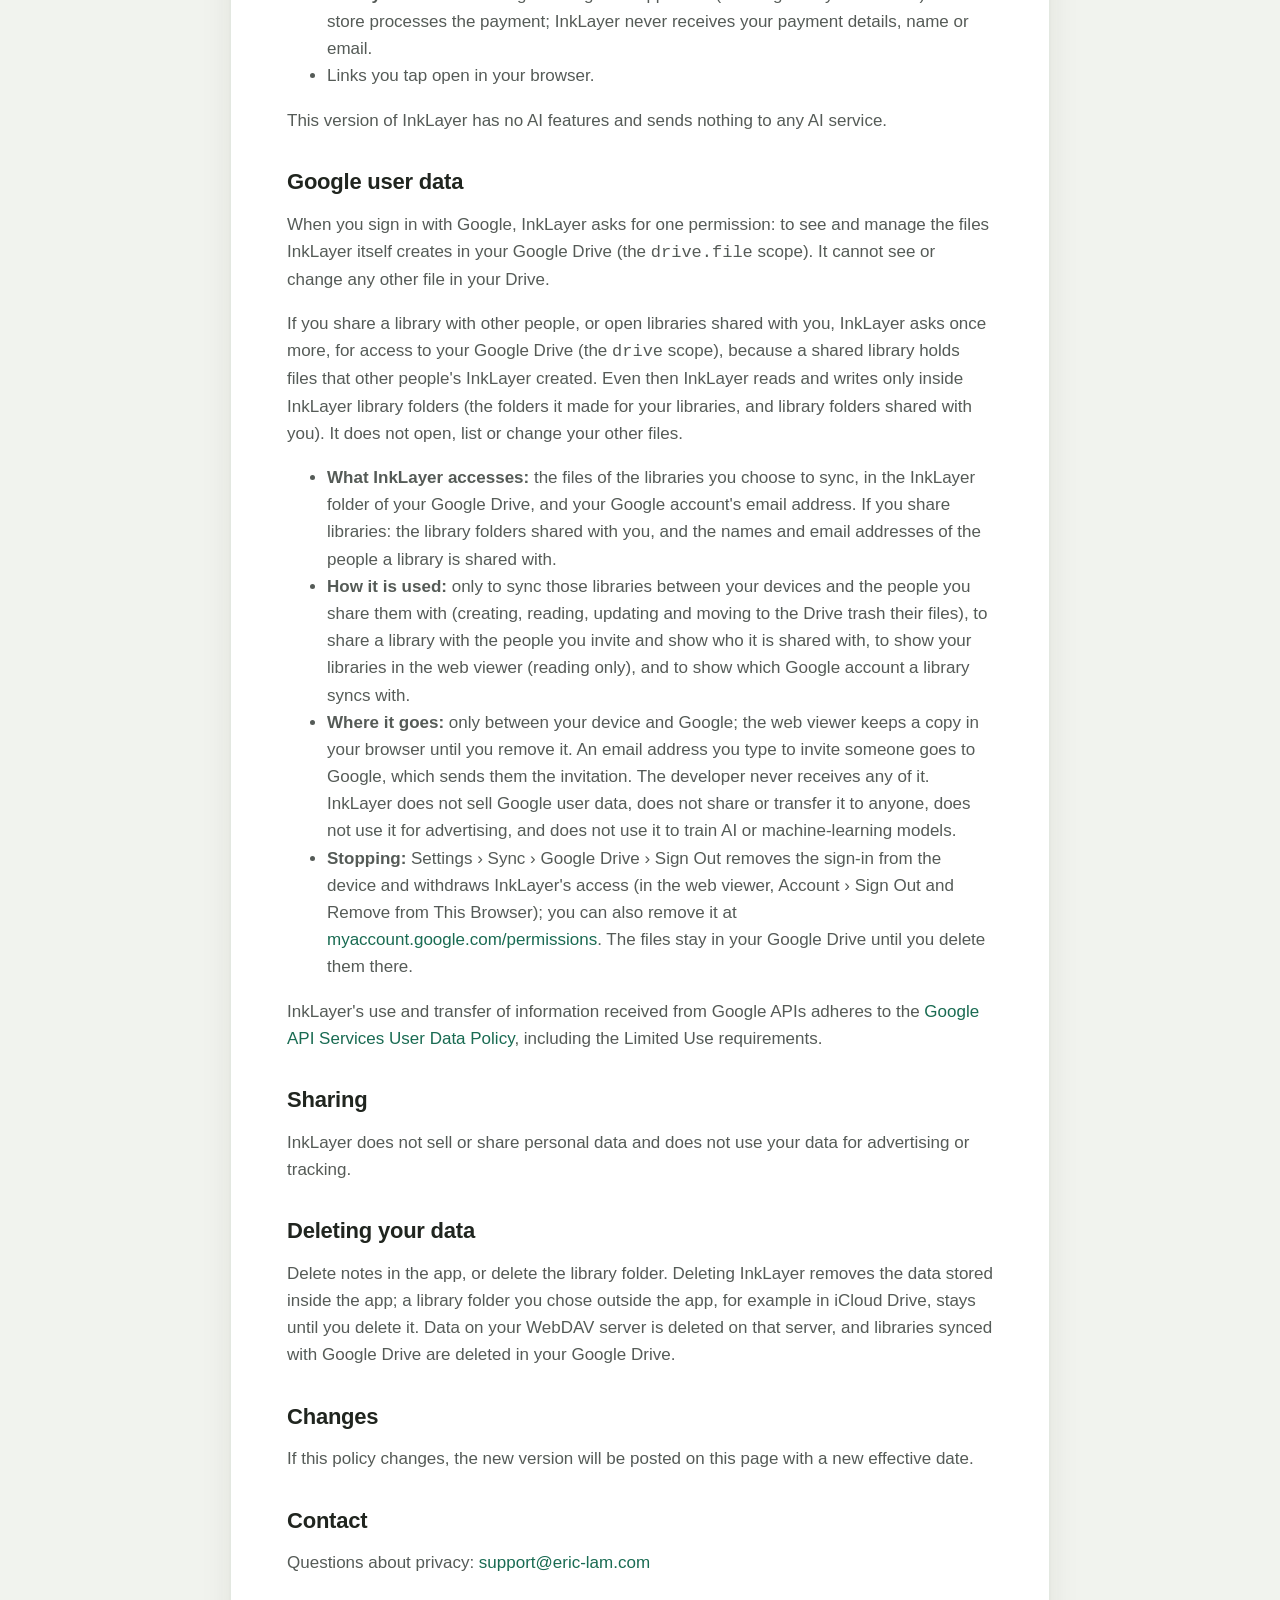
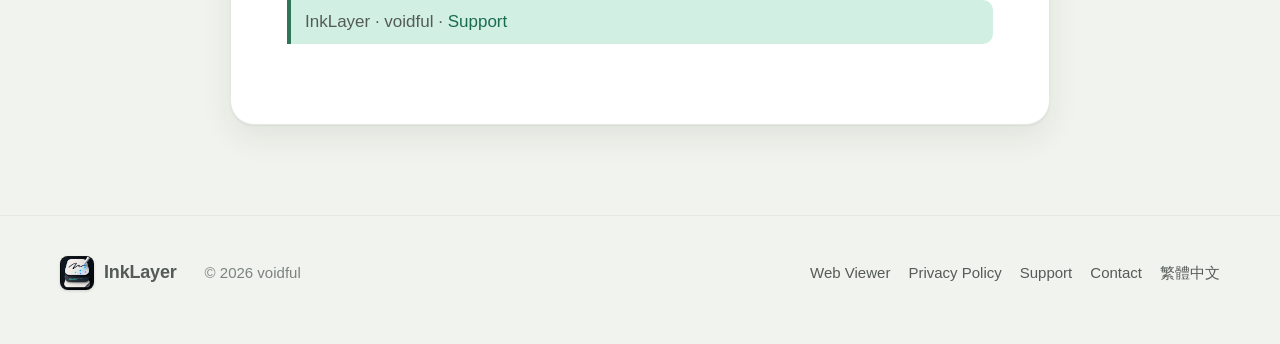
<file: privacy/index.html>
<!doctype html>
<html lang="en">
<head>
  <meta charset="utf-8">
  <meta name="viewport" content="width=device-width, initial-scale=1, viewport-fit=cover">
  <title>InkLayer Privacy Policy</title>
  <meta name="description" content="InkLayer privacy policy.">
  <meta name="theme-color" content="#f5fbf6" media="(prefers-color-scheme: light)">
  <meta name="theme-color" content="#1a1e1c" media="(prefers-color-scheme: dark)">
  <link rel="canonical" href="https://inklayer.app/privacy/">
  <link rel="alternate" hreflang="zh-Hant" href="https://inklayer.app/privacy.zh-TW.html">
  <link rel="alternate" hreflang="en" href="https://inklayer.app/privacy/">
  <link rel="icon" href="/favicon.png">
  <link rel="apple-touch-icon" href="/apple-touch-icon.png">
  <meta property="og:type" content="website">
  <meta property="og:site_name" content="InkLayer">
  <meta property="og:title" content="InkLayer Privacy Policy">
  <meta property="og:description" content="InkLayer privacy policy.">
  <meta property="og:url" content="https://inklayer.app/privacy/">
  <meta property="og:image" content="https://inklayer.app/assets/img/og-en.png">
  <meta name="twitter:card" content="summary_large_image">
  <meta name="apple-itunes-app" content="app-id=6824608659">
  <link rel="stylesheet" href="/assets/css/site.css">
  <script>
if ('IntersectionObserver' in window) document.documentElement.classList.add('js');
addEventListener('DOMContentLoaded', () => {
  if (!('IntersectionObserver' in window)) return;
  const seen = new IntersectionObserver((entries) => {
    for (const entry of entries) {
      if (entry.isIntersecting) {
        entry.target.classList.add('in');
        seen.unobserve(entry.target);
      }
    }
  }, { rootMargin: '0px 0px -10% 0px' });
  document.querySelectorAll('.reveal').forEach((el) => seen.observe(el));
});
</script>
</head>
<body>
<a class="skip" href="#main">Skip to content</a>
<header class="site-header">
  <div class="wrap">
    <a class="brand" href="/"><img src="/assets/img/icon-128.png" alt="" width="34" height="34">InkLayer</a>
    <nav class="nav" aria-label="InkLayer"><a href="/#features">Features</a><a href="/#yours">Your files</a><a href="/#pricing">Pricing</a><a href="/support/">Support</a><a class="lang" href="/index.zh-TW.html" hreflang="zh-Hant" lang="zh-Hant">繁體中文</a></nav>
    <a class="header-cta" href="https://apps.apple.com/app/id6824608659">Get InkLayer</a>
  </div>
</header>
<main id="main">
  <div class="wrap">
    <article class="doc">
    <h1>InkLayer Privacy Policy</h1>
    <nav class="language-links"><a href="/privacy.zh-TW.html" hreflang="zh-Hant">繁體中文</a></nav>
    <p>Effective 3 November 2026. Publisher: voidful.</p>

    <h2>Summary</h2>
    <p>InkLayer is a note-taking app for handwriting, PDFs and Markdown. Your notes stay on your device, in ordinary files you can also open with other apps. InkLayer has no account, no advertising, no analytics or tracking, and no crash-reporting service. The developer does not receive your notes, your files, or information about how you use the app.</p>

    <h2>What stays on your device</h2>
    <ul>
      <li>Your library: Markdown notes, PDFs you import (InkLayer never changes the original), handwriting, layers, images, video, audio recordings and recognized handwriting text. They are kept in the library folder you choose: on the device, or a folder in Files such as iCloud Drive.</li>
      <li>Copies of text you have not saved yet, so it can be recovered after a crash. They are deleted once the note is saved.</li>
      <li>Your settings, such as appearance, pen and e-ink preferences, and whether you bought InkLayer Lifetime.</li>
      <li>The WebDAV server address, user name and password you enter, kept in the system's secure storage (Keychain).</li>
      <li>If you sign in with Google for Google Drive sync: the sign-in token that lets InkLayer reach your Google Drive (never your password), kept in the system's secure storage (Keychain).</li>
    </ul>

    <h2>Microphone</h2>
    <p>InkLayer uses the microphone only while you record in a document after tapping Record. Recordings are saved in your library. InkLayer does not send them anywhere.</p>

    <h2>Handwriting recognition</h2>
    <p>To make handwriting searchable, InkLayer recognizes it on the device with Apple's Vision framework. Images of your handwriting never leave the device. You can turn this off in Settings › Pencil &amp; writing.</p>

    <h2>When InkLayer uses the network</h2>
    <ul>
      <li><strong>WebDAV sync</strong>, if you set it up, sends your library files to the WebDAV server you chose, and only there. Whoever runs that server handles the data under their own policy.</li>
      <li><strong>Google Drive sync</strong>, if you sign in with Google and choose to sync a library there, moves that library's files directly between your devices and your own Google Drive (My Drive › InkLayer). There is no InkLayer server in between. See "Google user data" below.</li>
      <li><strong>The web viewer</strong> (<a href="https://inklayer.app/viewer/">inklayer.app/viewer</a>), if you sign in there with Google, reads the libraries you sync to Google Drive and shows them in your browser; it never changes them. It keeps a copy of each library you open in that browser's storage, so it opens faster next time. Account › Sign Out and Remove from This Browser deletes that copy and signs out; the libraries stay in your Google Drive.</li>
      <li><strong>InkLayer Lifetime</strong> is bought through the App Store (or Google Play on Android). The store processes the payment; InkLayer never receives your payment details, name or email.</li>
      <li>Links you tap open in your browser.</li>
    </ul>
    <p>This version of InkLayer has no AI features and sends nothing to any AI service.</p>

    <h2>Google user data</h2>
    <p>When you sign in with Google, InkLayer asks for one permission: to see and manage the files InkLayer itself creates in your Google Drive (the <code>drive.file</code> scope). It cannot see or change any other file in your Drive.</p>
    <p>If you share a library with other people, or open libraries shared with you, InkLayer asks once more, for access to your Google Drive (the <code>drive</code> scope), because a shared library holds files that other people's InkLayer created. Even then InkLayer reads and writes only inside InkLayer library folders (the folders it made for your libraries, and library folders shared with you). It does not open, list or change your other files.</p>
    <ul>
      <li><strong>What InkLayer accesses:</strong> the files of the libraries you choose to sync, in the InkLayer folder of your Google Drive, and your Google account's email address. If you share libraries: the library folders shared with you, and the names and email addresses of the people a library is shared with.</li>
      <li><strong>How it is used:</strong> only to sync those libraries between your devices and the people you share them with (creating, reading, updating and moving to the Drive trash their files), to share a library with the people you invite and show who it is shared with, to show your libraries in the web viewer (reading only), and to show which Google account a library syncs with.</li>
      <li><strong>Where it goes:</strong> only between your device and Google; the web viewer keeps a copy in your browser until you remove it. An email address you type to invite someone goes to Google, which sends them the invitation. The developer never receives any of it. InkLayer does not sell Google user data, does not share or transfer it to anyone, does not use it for advertising, and does not use it to train AI or machine-learning models.</li>
      <li><strong>Stopping:</strong> Settings › Sync › Google Drive › Sign Out removes the sign-in from the device and withdraws InkLayer's access (in the web viewer, Account › Sign Out and Remove from This Browser); you can also remove it at <a href="https://myaccount.google.com/permissions">myaccount.google.com/permissions</a>. The files stay in your Google Drive until you delete them there.</li>
    </ul>
    <p>InkLayer's use and transfer of information received from Google APIs adheres to the <a href="https://developers.google.com/terms/api-services-user-data-policy">Google API Services User Data Policy</a>, including the Limited Use requirements.</p>

    <h2>Sharing</h2>
    <p>InkLayer does not sell or share personal data and does not use your data for advertising or tracking.</p>

    <h2>Deleting your data</h2>
    <p>Delete notes in the app, or delete the library folder. Deleting InkLayer removes the data stored inside the app; a library folder you chose outside the app, for example in iCloud Drive, stays until you delete it. Data on your WebDAV server is deleted on that server, and libraries synced with Google Drive are deleted in your Google Drive.</p>

    <h2>Changes</h2>
    <p>If this policy changes, the new version will be posted on this page with a new effective date.</p>

    <h2>Contact</h2>
    <p>Questions about privacy: <a href="mailto:support@eric-lam.com?subject=InkLayer%20Privacy">support@eric-lam.com</a></p>

    <p class="notice">InkLayer · voidful · <a href="/support/">Support</a></p>
  </article>
  </div>
</main>
<footer class="site-footer">
  <div class="wrap">
    <a class="brand" href="/"><img src="/assets/img/icon-128.png" alt="" width="34" height="34">InkLayer</a>
    <span>© 2026 voidful</span>
    <nav aria-label="Footer"><a href="/viewer/">Web Viewer</a><a href="/privacy/">Privacy Policy</a><a href="/support/">Support</a><a href="mailto:support@eric-lam.com">Contact</a><a href="/index.zh-TW.html" hreflang="zh-Hant" lang="zh-Hant">繁體中文</a></nav>
  </div>
</footer>
</body>
</html>
</file>
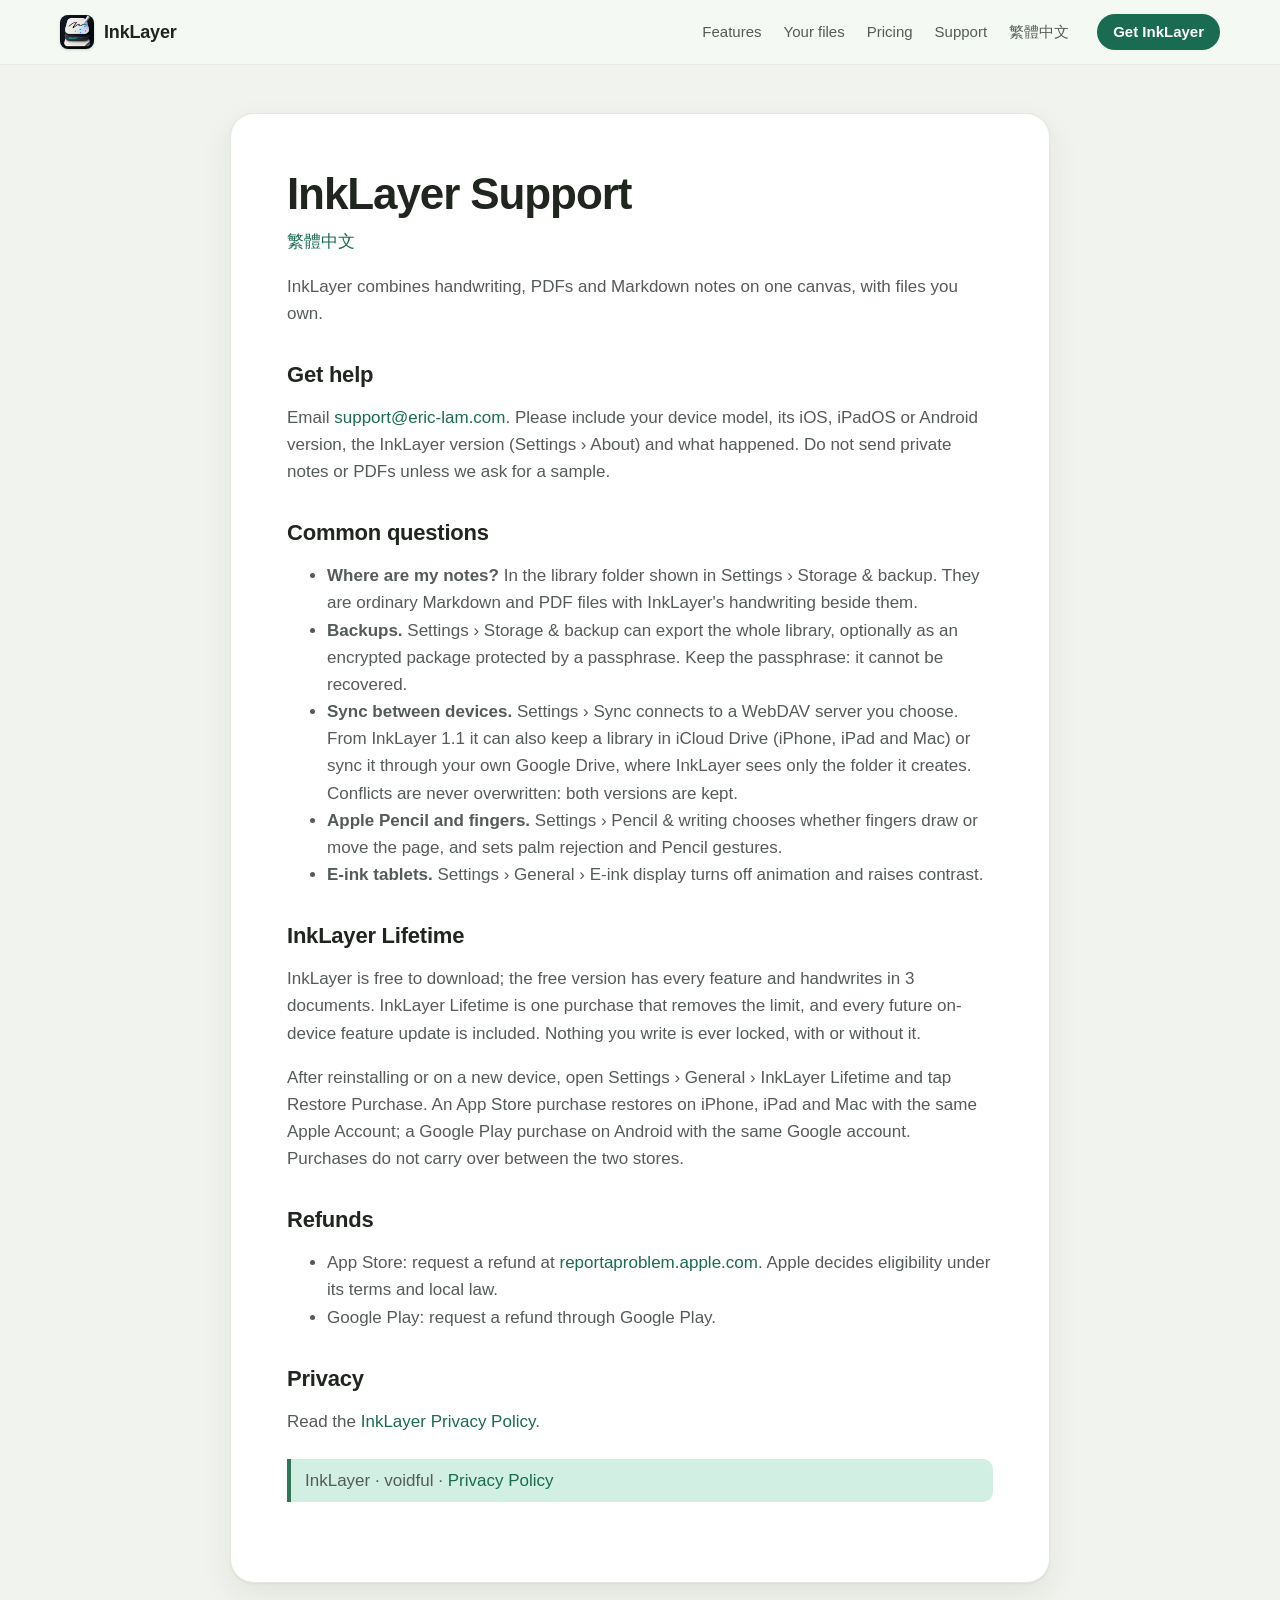
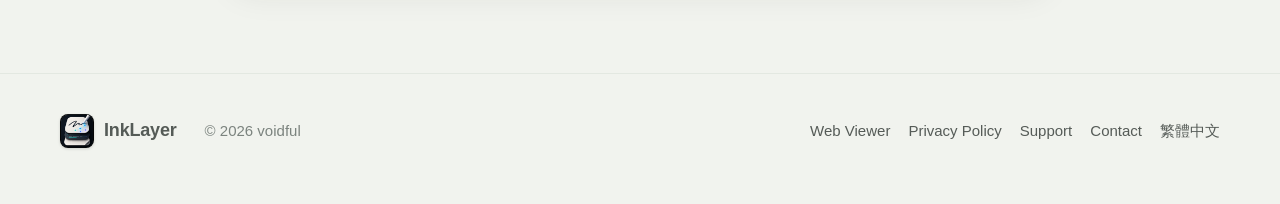
<file: support/index.html>
<!doctype html>
<html lang="en">
<head>
  <meta charset="utf-8">
  <meta name="viewport" content="width=device-width, initial-scale=1, viewport-fit=cover">
  <title>InkLayer Support</title>
  <meta name="description" content="InkLayer support, purchases and refunds.">
  <meta name="theme-color" content="#f5fbf6" media="(prefers-color-scheme: light)">
  <meta name="theme-color" content="#1a1e1c" media="(prefers-color-scheme: dark)">
  <link rel="canonical" href="https://inklayer.app/support/">
  <link rel="alternate" hreflang="zh-Hant" href="https://inklayer.app/support.zh-TW.html">
  <link rel="alternate" hreflang="en" href="https://inklayer.app/support/">
  <link rel="icon" href="/favicon.png">
  <link rel="apple-touch-icon" href="/apple-touch-icon.png">
  <meta property="og:type" content="website">
  <meta property="og:site_name" content="InkLayer">
  <meta property="og:title" content="InkLayer Support">
  <meta property="og:description" content="InkLayer support, purchases and refunds.">
  <meta property="og:url" content="https://inklayer.app/support/">
  <meta property="og:image" content="https://inklayer.app/assets/img/og-en.png">
  <meta name="twitter:card" content="summary_large_image">
  <meta name="apple-itunes-app" content="app-id=6824608659">
  <link rel="stylesheet" href="/assets/css/site.css">
  <script>
if ('IntersectionObserver' in window) document.documentElement.classList.add('js');
addEventListener('DOMContentLoaded', () => {
  if (!('IntersectionObserver' in window)) return;
  const seen = new IntersectionObserver((entries) => {
    for (const entry of entries) {
      if (entry.isIntersecting) {
        entry.target.classList.add('in');
        seen.unobserve(entry.target);
      }
    }
  }, { rootMargin: '0px 0px -10% 0px' });
  document.querySelectorAll('.reveal').forEach((el) => seen.observe(el));
});
</script>
</head>
<body>
<a class="skip" href="#main">Skip to content</a>
<header class="site-header">
  <div class="wrap">
    <a class="brand" href="/"><img src="/assets/img/icon-128.png" alt="" width="34" height="34">InkLayer</a>
    <nav class="nav" aria-label="InkLayer"><a href="/#features">Features</a><a href="/#yours">Your files</a><a href="/#pricing">Pricing</a><a href="/support/">Support</a><a class="lang" href="/index.zh-TW.html" hreflang="zh-Hant" lang="zh-Hant">繁體中文</a></nav>
    <a class="header-cta" href="https://apps.apple.com/app/id6824608659">Get InkLayer</a>
  </div>
</header>
<main id="main">
  <div class="wrap">
    <article class="doc">
    <h1>InkLayer Support</h1>
    <nav class="language-links"><a href="/support.zh-TW.html" hreflang="zh-Hant">繁體中文</a></nav>
    <p>InkLayer combines handwriting, PDFs and Markdown notes on one canvas, with files you own.</p>

    <h2>Get help</h2>
    <p>Email <a href="mailto:support@eric-lam.com?subject=InkLayer%20Support">support@eric-lam.com</a>. Please include your device model, its iOS, iPadOS or Android version, the InkLayer version (Settings › About) and what happened. Do not send private notes or PDFs unless we ask for a sample.</p>

    <h2>Common questions</h2>
    <ul>
      <li><strong>Where are my notes?</strong> In the library folder shown in Settings › Storage &amp; backup. They are ordinary Markdown and PDF files with InkLayer's handwriting beside them.</li>
      <li><strong>Backups.</strong> Settings › Storage &amp; backup can export the whole library, optionally as an encrypted package protected by a passphrase. Keep the passphrase: it cannot be recovered.</li>
      <li><strong>Sync between devices.</strong> Settings › Sync connects to a WebDAV server you choose. From InkLayer 1.1 it can also keep a library in iCloud Drive (iPhone, iPad and Mac) or sync it through your own Google Drive, where InkLayer sees only the folder it creates. Conflicts are never overwritten: both versions are kept.</li>
      <li><strong>Apple Pencil and fingers.</strong> Settings › Pencil &amp; writing chooses whether fingers draw or move the page, and sets palm rejection and Pencil gestures.</li>
      <li><strong>E-ink tablets.</strong> Settings › General › E-ink display turns off animation and raises contrast.</li>
    </ul>

    <h2>InkLayer Lifetime</h2>
    <p>InkLayer is free to download; the free version has every feature and handwrites in 3 documents. InkLayer Lifetime is one purchase that removes the limit, and every future on-device feature update is included. Nothing you write is ever locked, with or without it.</p>
    <p>After reinstalling or on a new device, open Settings › General › InkLayer Lifetime and tap Restore Purchase. An App Store purchase restores on iPhone, iPad and Mac with the same Apple Account; a Google Play purchase on Android with the same Google account. Purchases do not carry over between the two stores.</p>

    <h2>Refunds</h2>
    <ul>
      <li>App Store: request a refund at <a href="https://reportaproblem.apple.com/">reportaproblem.apple.com</a>. Apple decides eligibility under its terms and local law.</li>
      <li>Google Play: request a refund through Google Play.</li>
    </ul>

    <h2>Privacy</h2>
    <p>Read the <a href="/privacy/">InkLayer Privacy Policy</a>.</p>

    <p class="notice">InkLayer · voidful · <a href="/privacy/">Privacy Policy</a></p>
  </article>
  </div>
</main>
<footer class="site-footer">
  <div class="wrap">
    <a class="brand" href="/"><img src="/assets/img/icon-128.png" alt="" width="34" height="34">InkLayer</a>
    <span>© 2026 voidful</span>
    <nav aria-label="Footer"><a href="/viewer/">Web Viewer</a><a href="/privacy/">Privacy Policy</a><a href="/support/">Support</a><a href="mailto:support@eric-lam.com">Contact</a><a href="/index.zh-TW.html" hreflang="zh-Hant" lang="zh-Hant">繁體中文</a></nav>
  </div>
</footer>
</body>
</html>
</file>
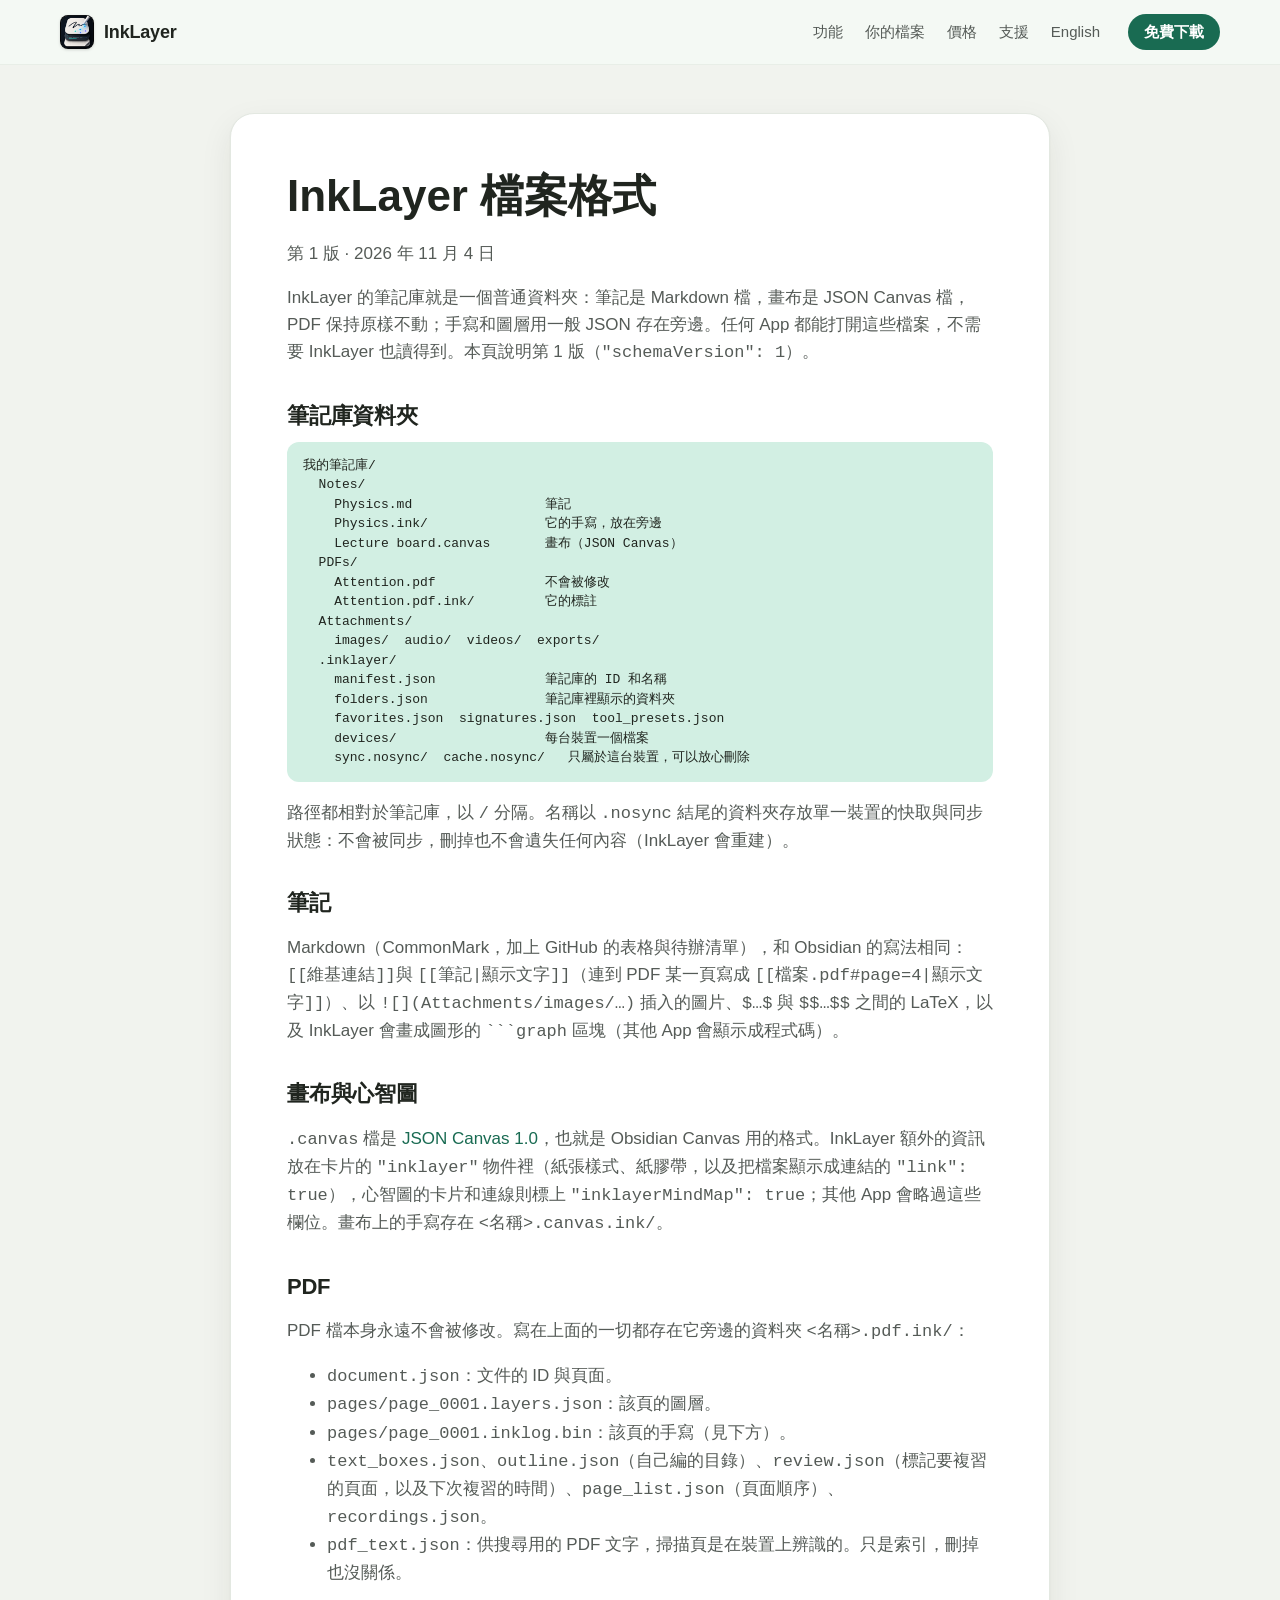
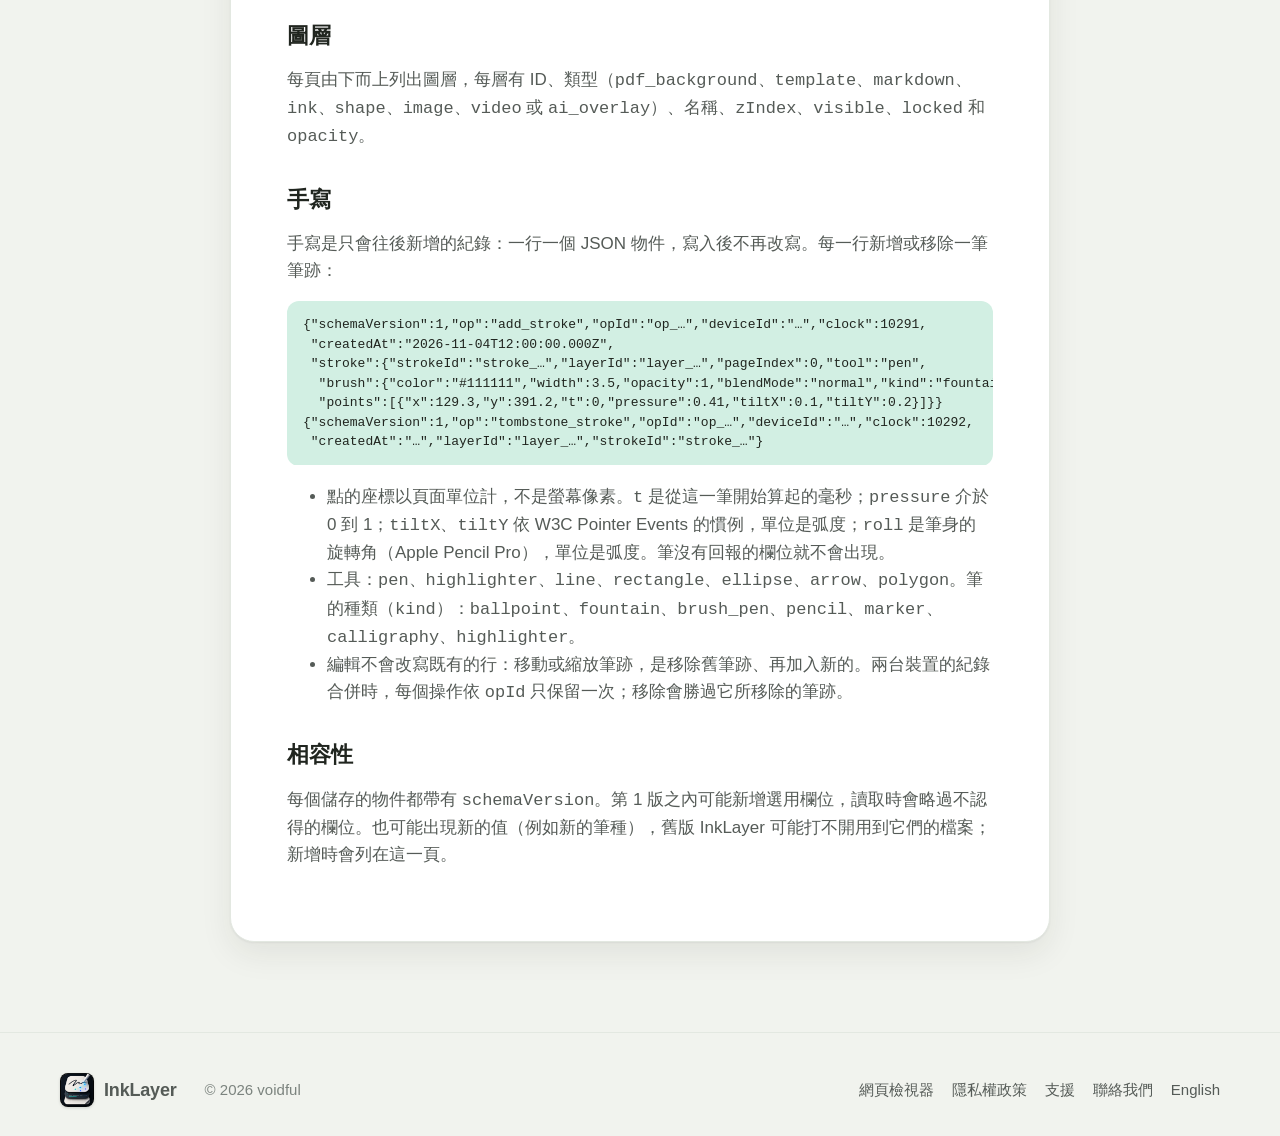
<file: format.zh-TW.html>
<!doctype html>
<html lang="zh-Hant">
<head>
  <meta charset="utf-8">
  <meta name="viewport" content="width=device-width, initial-scale=1, viewport-fit=cover">
  <title>InkLayer 檔案格式</title>
  <meta name="description" content="InkLayer 如何儲存筆記、畫布、PDF 與手寫：放在普通資料夾裡的開放格式。">
  <meta name="theme-color" content="#f5fbf6" media="(prefers-color-scheme: light)">
  <meta name="theme-color" content="#1a1e1c" media="(prefers-color-scheme: dark)">
  <link rel="canonical" href="https://inklayer.app/format.zh-TW.html">
  <link rel="alternate" hreflang="en" href="https://inklayer.app/format/">
  <link rel="alternate" hreflang="zh-Hant" href="https://inklayer.app/format.zh-TW.html">
  <link rel="icon" href="/favicon.png">
  <link rel="apple-touch-icon" href="/apple-touch-icon.png">
  <meta property="og:type" content="website">
  <meta property="og:site_name" content="InkLayer">
  <meta property="og:title" content="InkLayer 檔案格式">
  <meta property="og:description" content="InkLayer 如何儲存筆記、畫布、PDF 與手寫：放在普通資料夾裡的開放格式。">
  <meta property="og:url" content="https://inklayer.app/format.zh-TW.html">
  <meta property="og:image" content="https://inklayer.app/assets/img/og-zh.png">
  <meta name="twitter:card" content="summary_large_image">
  <meta name="apple-itunes-app" content="app-id=6824608659">
  <link rel="stylesheet" href="/assets/css/site.css">
  <script>
if ('IntersectionObserver' in window) document.documentElement.classList.add('js');
addEventListener('DOMContentLoaded', () => {
  if (!('IntersectionObserver' in window)) return;
  const seen = new IntersectionObserver((entries) => {
    for (const entry of entries) {
      if (entry.isIntersecting) {
        entry.target.classList.add('in');
        seen.unobserve(entry.target);
      }
    }
  }, { rootMargin: '0px 0px -10% 0px' });
  document.querySelectorAll('.reveal').forEach((el) => seen.observe(el));
});
</script>
</head>
<body>
<a class="skip" href="#main">跳到內容</a>
<header class="site-header">
  <div class="wrap">
    <a class="brand" href="/index.zh-TW.html"><img src="/assets/img/icon-128.png" alt="" width="34" height="34">InkLayer</a>
    <nav class="nav" aria-label="InkLayer"><a href="/index.zh-TW.html#features">功能</a><a href="/index.zh-TW.html#yours">你的檔案</a><a href="/index.zh-TW.html#pricing">價格</a><a href="/support.zh-TW.html">支援</a><a class="lang" href="/" hreflang="en" lang="en">English</a></nav>
    <a class="header-cta" href="https://apps.apple.com/app/id6824608659">免費下載</a>
  </div>
</header>
<main id="main">
  <div class="wrap">
    <article class="doc">
  <h1>InkLayer 檔案格式</h1>
  <p class="updated">第 1 版 · 2026 年 11 月 4 日</p>
  <p>InkLayer 的筆記庫就是一個普通資料夾：筆記是 Markdown 檔，畫布是 JSON Canvas 檔，PDF 保持原樣不動；手寫和圖層用一般 JSON 存在旁邊。任何 App 都能打開這些檔案，不需要 InkLayer 也讀得到。本頁說明第 1 版（<code>"schemaVersion": 1</code>）。</p>

  <h2>筆記庫資料夾</h2>
  <pre><code>我的筆記庫/
  Notes/
    Physics.md                 筆記
    Physics.ink/               它的手寫，放在旁邊
    Lecture board.canvas       畫布（JSON Canvas）
  PDFs/
    Attention.pdf              不會被修改
    Attention.pdf.ink/         它的標註
  Attachments/
    images/  audio/  videos/  exports/
  .inklayer/
    manifest.json              筆記庫的 ID 和名稱
    folders.json               筆記庫裡顯示的資料夾
    favorites.json  signatures.json  tool_presets.json
    devices/                   每台裝置一個檔案
    sync.nosync/  cache.nosync/   只屬於這台裝置，可以放心刪除</code></pre>
  <p>路徑都相對於筆記庫，以 <code>/</code> 分隔。名稱以 <code>.nosync</code> 結尾的資料夾存放單一裝置的快取與同步狀態：不會被同步，刪掉也不會遺失任何內容（InkLayer 會重建）。</p>

  <h2>筆記</h2>
  <p>Markdown（CommonMark，加上 GitHub 的表格與待辦清單），和 Obsidian 的寫法相同：<code>[[維基連結]]</code>與 <code>[[筆記|顯示文字]]</code>（連到 PDF 某一頁寫成 <code>[[檔案.pdf#page=4|顯示文字]]</code>）、以 <code>![](Attachments/images/…)</code> 插入的圖片、<code>$…$</code> 與 <code>$$…$$</code> 之間的 LaTeX，以及 InkLayer 會畫成圖形的 <code>```graph</code> 區塊（其他 App 會顯示成程式碼）。</p>

  <h2>畫布與心智圖</h2>
  <p><code>.canvas</code> 檔是 <a href="https://jsoncanvas.org">JSON Canvas 1.0</a>，也就是 Obsidian Canvas 用的格式。InkLayer 額外的資訊放在卡片的 <code>"inklayer"</code> 物件裡（紙張樣式、紙膠帶，以及把檔案顯示成連結的 <code>"link": true</code>），心智圖的卡片和連線則標上 <code>"inklayerMindMap": true</code>；其他 App 會略過這些欄位。畫布上的手寫存在 <code>&lt;名稱&gt;.canvas.ink/</code>。</p>

  <h2>PDF</h2>
  <p>PDF 檔本身永遠不會被修改。寫在上面的一切都存在它旁邊的資料夾 <code>&lt;名稱&gt;.pdf.ink/</code>：</p>
  <ul>
    <li><code>document.json</code>：文件的 ID 與頁面。</li>
    <li><code>pages/page_0001.layers.json</code>：該頁的圖層。</li>
    <li><code>pages/page_0001.inklog.bin</code>：該頁的手寫（見下方）。</li>
    <li><code>text_boxes.json</code>、<code>outline.json</code>（自己編的目錄）、<code>review.json</code>（標記要複習的頁面，以及下次複習的時間）、<code>page_list.json</code>（頁面順序）、<code>recordings.json</code>。</li>
    <li><code>pdf_text.json</code>：供搜尋用的 PDF 文字，掃描頁是在裝置上辨識的。只是索引，刪掉也沒關係。</li>
  </ul>

  <h2>圖層</h2>
  <p>每頁由下而上列出圖層，每層有 ID、類型（<code>pdf_background</code>、<code>template</code>、<code>markdown</code>、<code>ink</code>、<code>shape</code>、<code>image</code>、<code>video</code> 或 <code>ai_overlay</code>）、名稱、<code>zIndex</code>、<code>visible</code>、<code>locked</code> 和 <code>opacity</code>。</p>

  <h2>手寫</h2>
  <p>手寫是只會往後新增的紀錄：一行一個 JSON 物件，寫入後不再改寫。每一行新增或移除一筆筆跡：</p>
  <pre><code>{"schemaVersion":1,"op":"add_stroke","opId":"op_…","deviceId":"…","clock":10291,
 "createdAt":"2026-11-04T12:00:00.000Z",
 "stroke":{"strokeId":"stroke_…","layerId":"layer_…","pageIndex":0,"tool":"pen",
  "brush":{"color":"#111111","width":3.5,"opacity":1,"blendMode":"normal","kind":"fountain"},
  "points":[{"x":129.3,"y":391.2,"t":0,"pressure":0.41,"tiltX":0.1,"tiltY":0.2}]}}
{"schemaVersion":1,"op":"tombstone_stroke","opId":"op_…","deviceId":"…","clock":10292,
 "createdAt":"…","layerId":"layer_…","strokeId":"stroke_…"}</code></pre>
  <ul>
    <li>點的座標以頁面單位計，不是螢幕像素。<code>t</code> 是從這一筆開始算起的毫秒；<code>pressure</code> 介於 0 到 1；<code>tiltX</code>、<code>tiltY</code> 依 W3C Pointer Events 的慣例，單位是弧度；<code>roll</code> 是筆身的旋轉角（Apple Pencil Pro），單位是弧度。筆沒有回報的欄位就不會出現。</li>
    <li>工具：<code>pen</code>、<code>highlighter</code>、<code>line</code>、<code>rectangle</code>、<code>ellipse</code>、<code>arrow</code>、<code>polygon</code>。筆的種類（<code>kind</code>）：<code>ballpoint</code>、<code>fountain</code>、<code>brush_pen</code>、<code>pencil</code>、<code>marker</code>、<code>calligraphy</code>、<code>highlighter</code>。</li>
    <li>編輯不會改寫既有的行：移動或縮放筆跡，是移除舊筆跡、再加入新的。兩台裝置的紀錄合併時，每個操作依 <code>opId</code> 只保留一次；移除會勝過它所移除的筆跡。</li>
  </ul>

  <h2>相容性</h2>
  <p>每個儲存的物件都帶有 <code>schemaVersion</code>。第 1 版之內可能新增選用欄位，讀取時會略過不認得的欄位。也可能出現新的值（例如新的筆種），舊版 InkLayer 可能打不開用到它們的檔案；新增時會列在這一頁。</p>

</article>
  </div>
</main>
<footer class="site-footer">
  <div class="wrap">
    <a class="brand" href="/index.zh-TW.html"><img src="/assets/img/icon-128.png" alt="" width="34" height="34">InkLayer</a>
    <span>© 2026 voidful</span>
    <nav aria-label="Footer"><a href="/viewer/">網頁檢視器</a><a href="/privacy.zh-TW.html">隱私權政策</a><a href="/support.zh-TW.html">支援</a><a href="mailto:support@eric-lam.com">聯絡我們</a><a href="/" hreflang="en" lang="en">English</a></nav>
  </div>
</footer>
</body>
</html>
</file>
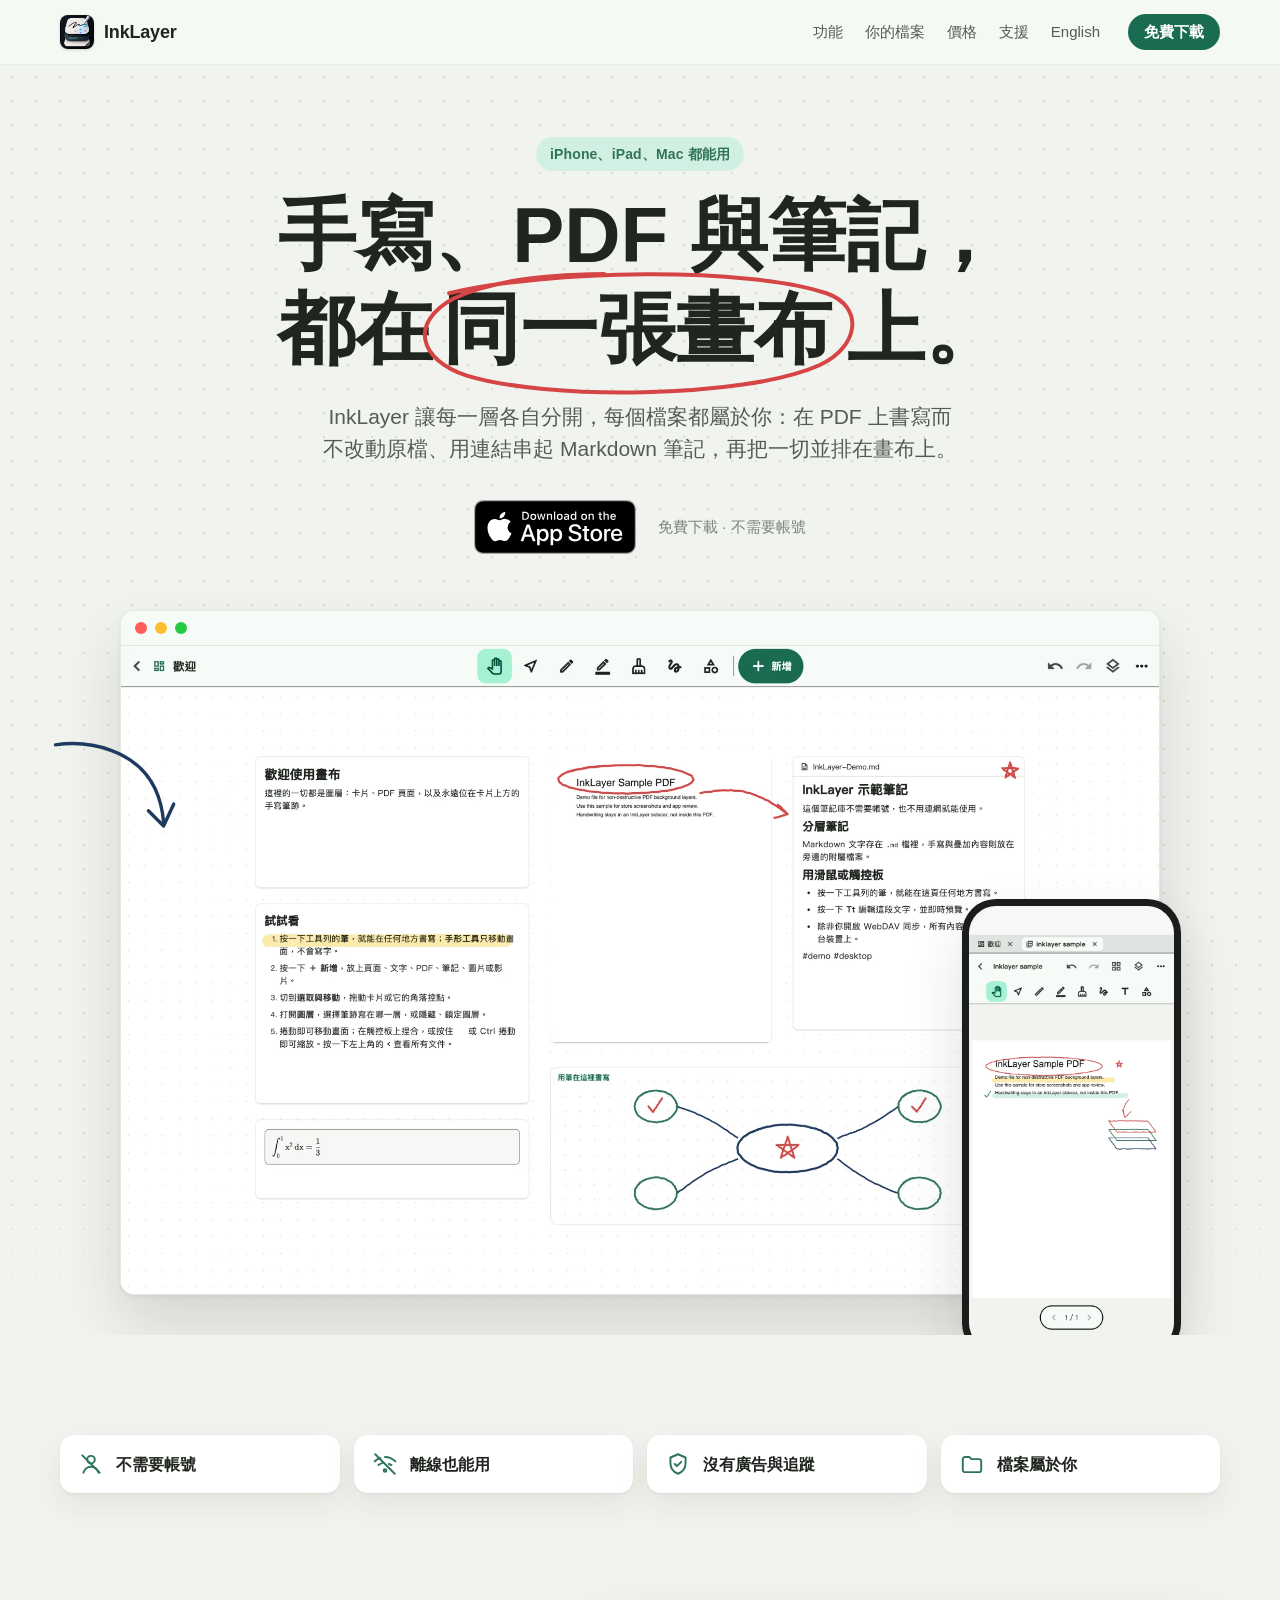
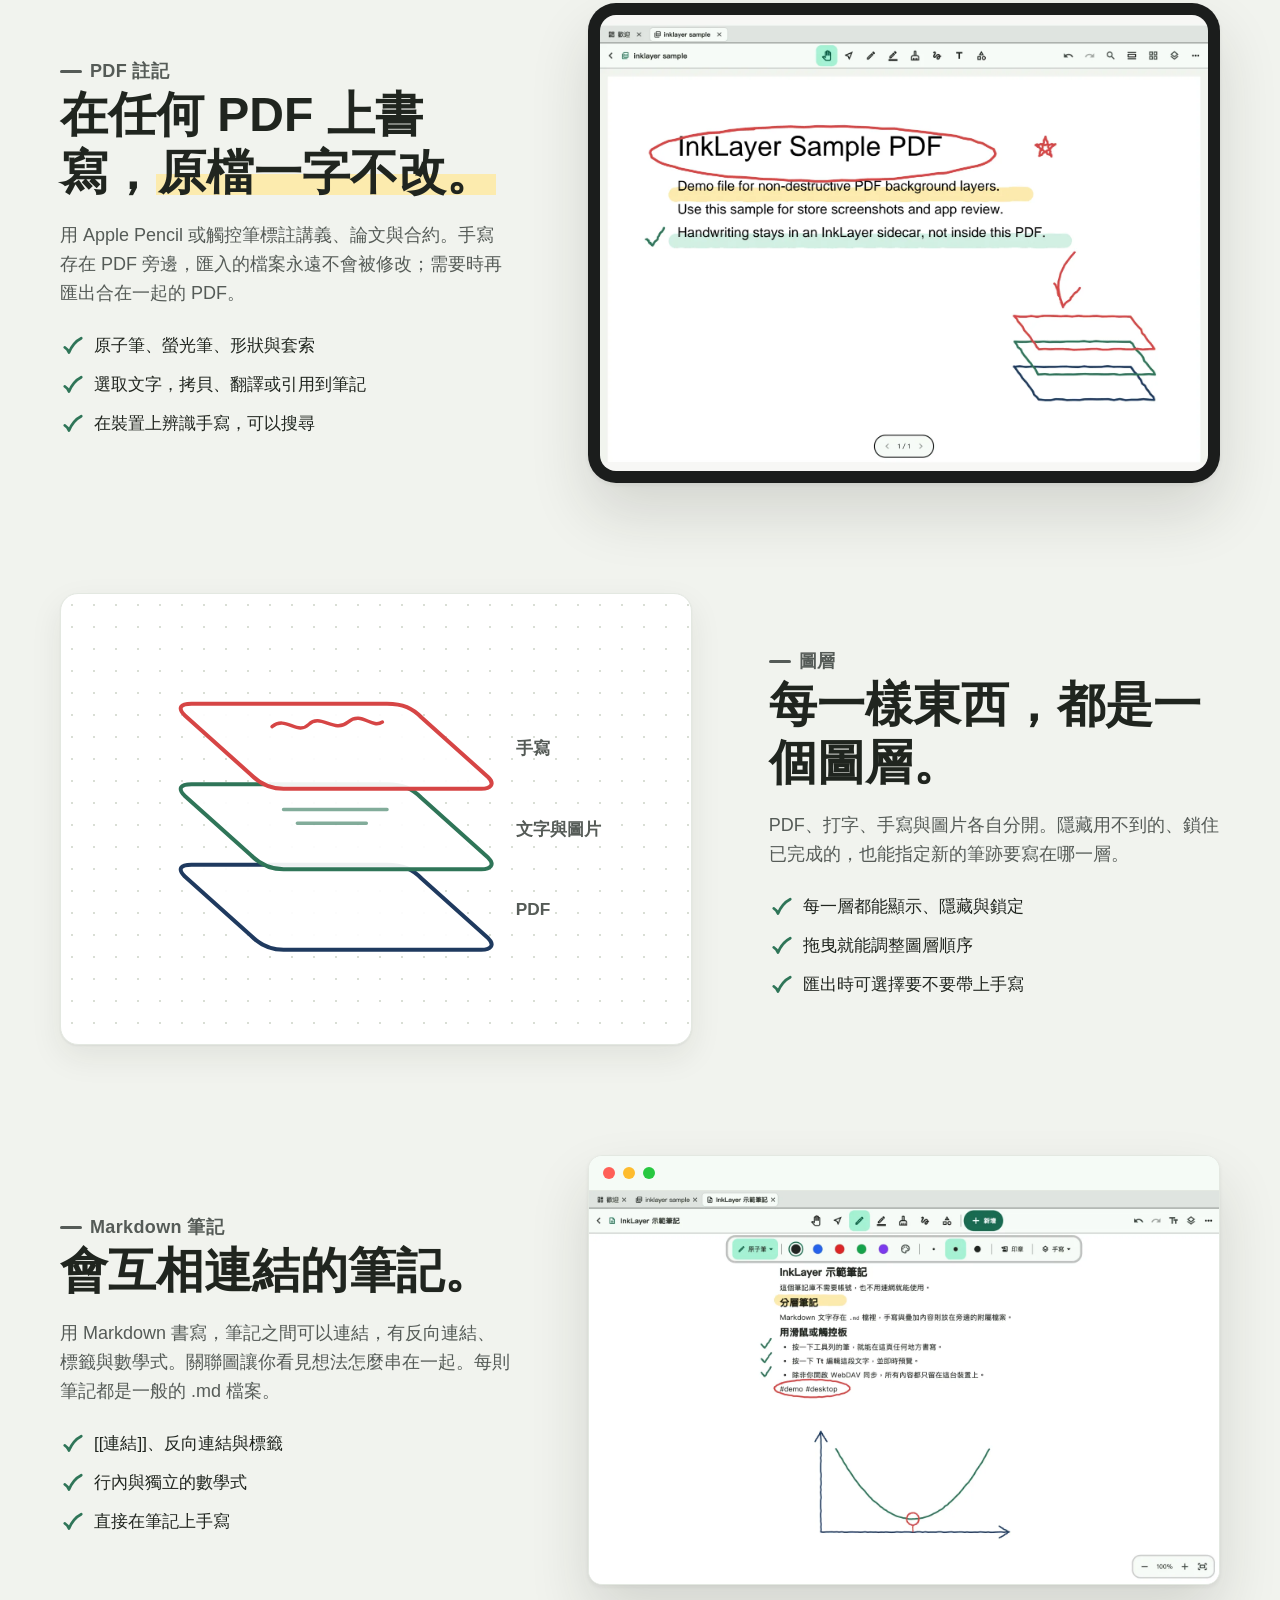
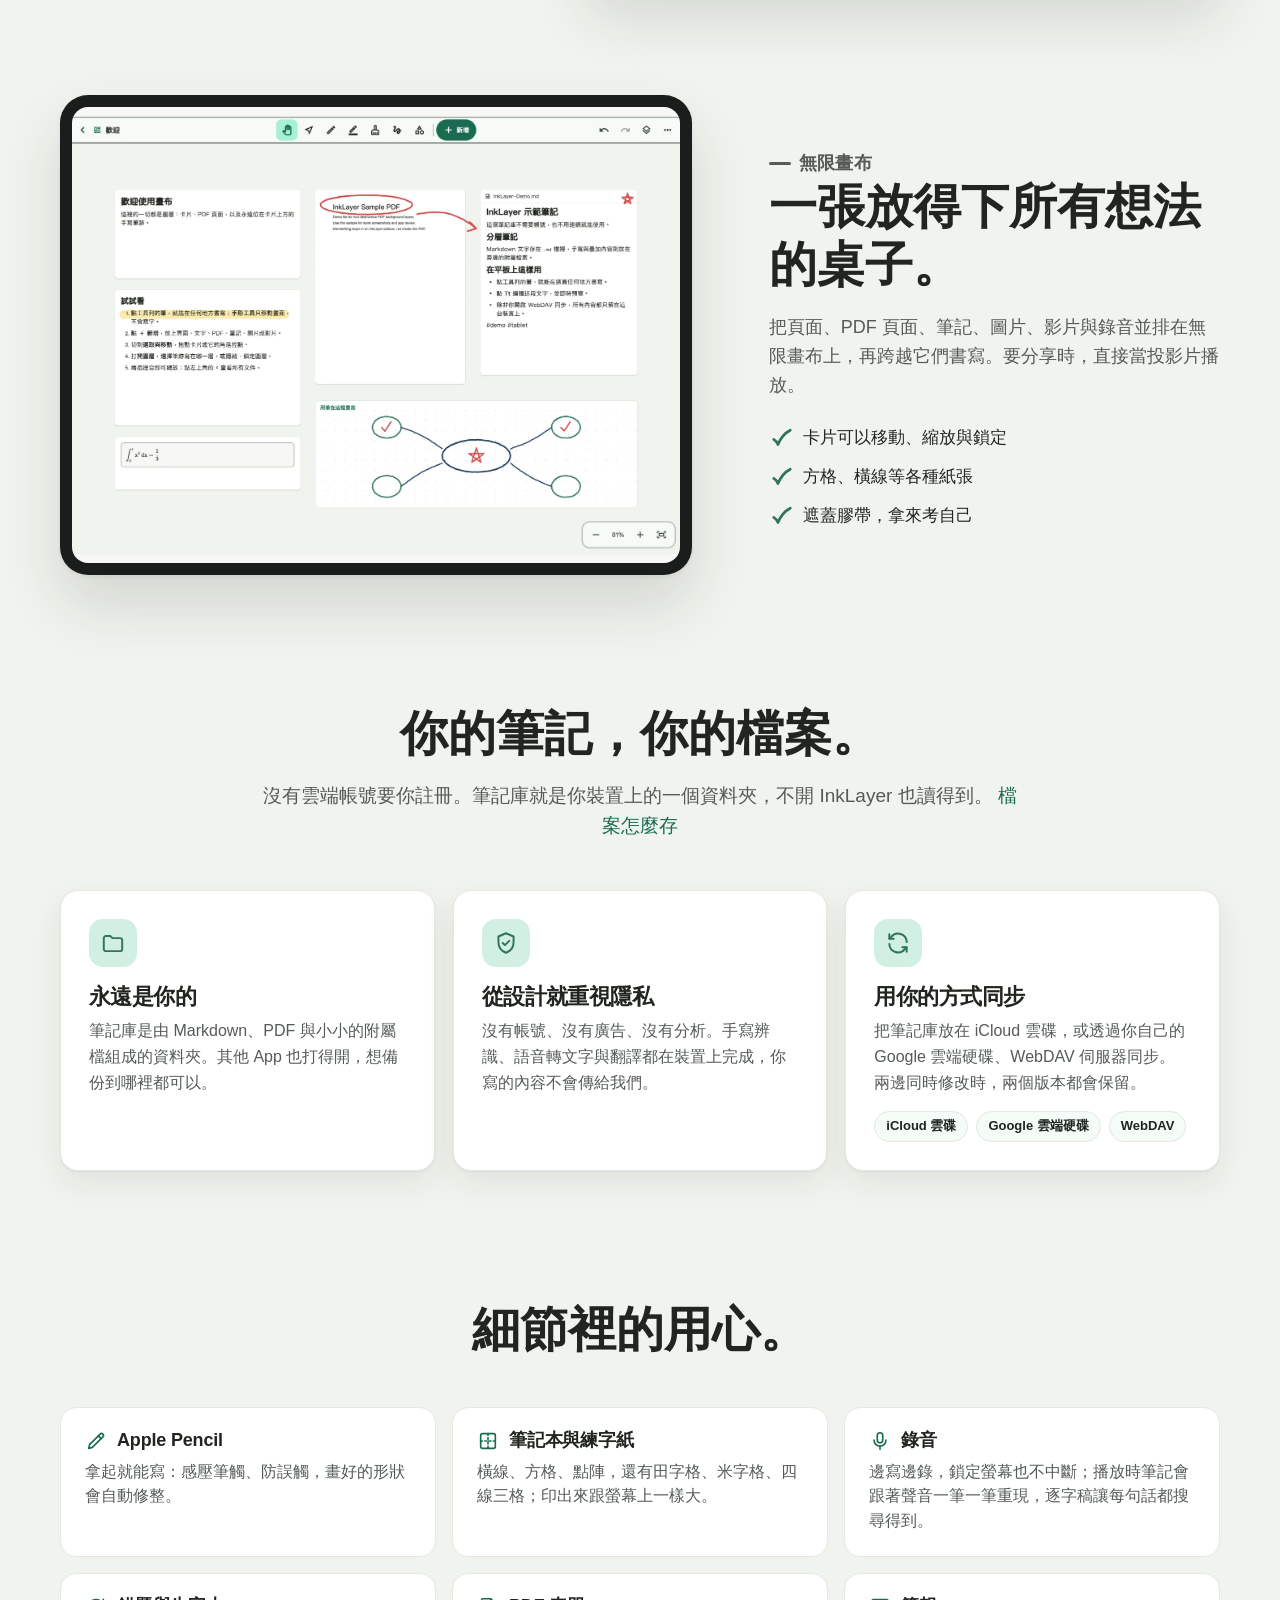
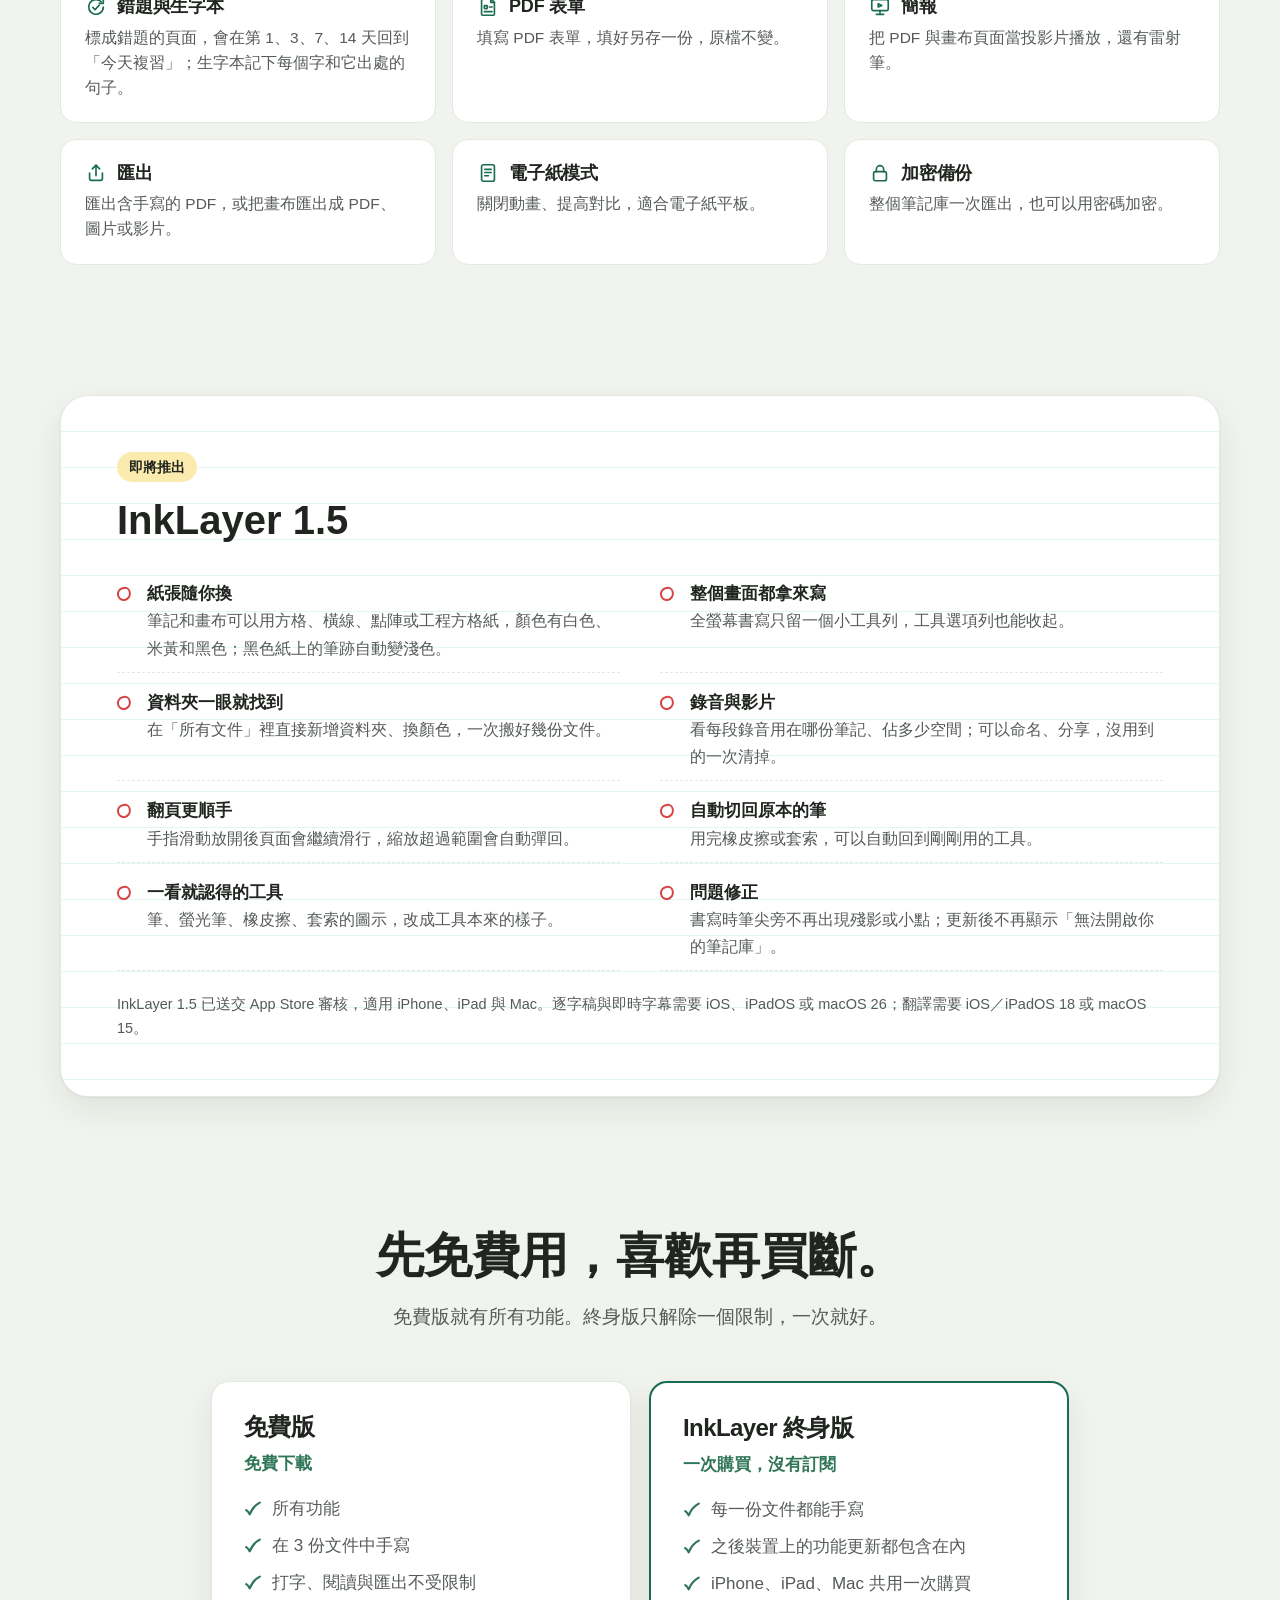
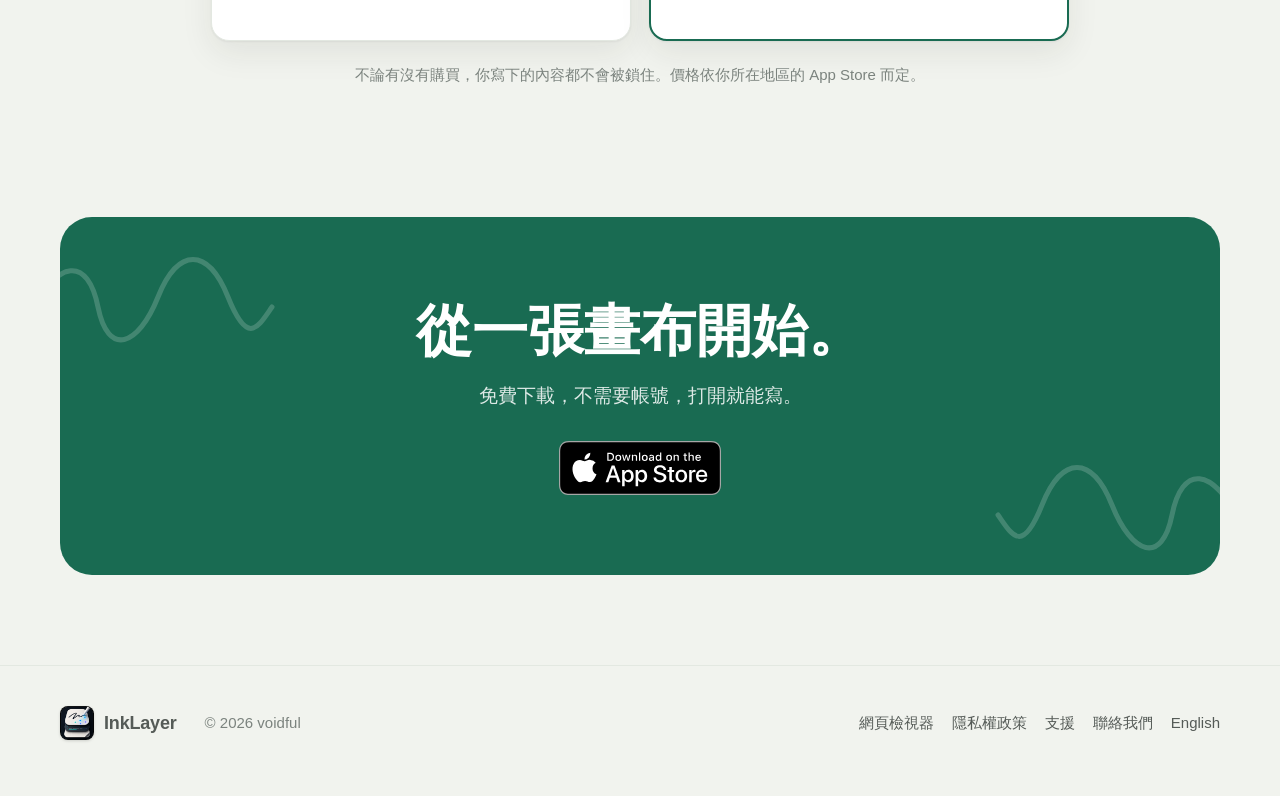
<file: index.zh-TW.html>
<!doctype html>
<html lang="zh-Hant">
<head>
  <meta charset="utf-8">
  <meta name="viewport" content="width=device-width, initial-scale=1, viewport-fit=cover">
  <title>InkLayer — 手寫、PDF 與筆記，都在同一張畫布上</title>
  <meta name="description" content="InkLayer 把手寫、PDF 與 Markdown 筆記放在同一張畫布上，存成屬於你的檔案。支援 iPhone、iPad 與 Mac。不需要帳號，沒有廣告與追蹤。">
  <meta name="theme-color" content="#f5fbf6" media="(prefers-color-scheme: light)">
  <meta name="theme-color" content="#1a1e1c" media="(prefers-color-scheme: dark)">
  <link rel="canonical" href="https://inklayer.app/index.zh-TW.html">
  <link rel="alternate" hreflang="en" href="https://inklayer.app/">
  <link rel="alternate" hreflang="zh-Hant" href="https://inklayer.app/index.zh-TW.html">
  <link rel="icon" href="/favicon.png">
  <link rel="apple-touch-icon" href="/apple-touch-icon.png">
  <meta property="og:type" content="website">
  <meta property="og:site_name" content="InkLayer">
  <meta property="og:title" content="InkLayer — 手寫、PDF 與筆記，都在同一張畫布上">
  <meta property="og:description" content="InkLayer 把手寫、PDF 與 Markdown 筆記放在同一張畫布上，存成屬於你的檔案。支援 iPhone、iPad 與 Mac。不需要帳號，沒有廣告與追蹤。">
  <meta property="og:url" content="https://inklayer.app/index.zh-TW.html">
  <meta property="og:image" content="https://inklayer.app/assets/img/og-zh.png">
  <meta name="twitter:card" content="summary_large_image">
  <meta name="apple-itunes-app" content="app-id=6824608659">
  <link rel="stylesheet" href="/assets/css/site.css">
  <script>
if ('IntersectionObserver' in window) document.documentElement.classList.add('js');
addEventListener('DOMContentLoaded', () => {
  if (!('IntersectionObserver' in window)) return;
  const seen = new IntersectionObserver((entries) => {
    for (const entry of entries) {
      if (entry.isIntersecting) {
        entry.target.classList.add('in');
        seen.unobserve(entry.target);
      }
    }
  }, { rootMargin: '0px 0px -10% 0px' });
  document.querySelectorAll('.reveal').forEach((el) => seen.observe(el));
});
</script>
</head>
<body>
<a class="skip" href="#main">跳到內容</a>
<header class="site-header">
  <div class="wrap">
    <a class="brand" href="/index.zh-TW.html"><img src="/assets/img/icon-128.png" alt="" width="34" height="34">InkLayer</a>
    <nav class="nav" aria-label="InkLayer"><a href="#features">功能</a><a href="#yours">你的檔案</a><a href="#pricing">價格</a><a href="/support.zh-TW.html">支援</a><a class="lang" href="/" hreflang="en" lang="en">English</a></nav>
    <a class="header-cta" href="https://apps.apple.com/app/id6824608659">免費下載</a>
  </div>
</header>
<main id="main">
  <section class="hero">
    <div class="wrap">
      <div class="hero-copy">
        <p class="eyebrow">iPhone、iPad、Mac 都能用</p>
        <h1>手寫、PDF 與筆記，<br>都在<span class="inked">同一張畫布<svg class="circle" viewBox="0 0 400 100" preserveAspectRatio="none" aria-hidden="true"><path class="ink-stroke draw" style="--len:1100" stroke="var(--red-ink)" stroke-width="4" vector-effect="non-scaling-stroke" d="M30 22C120 4 300 2 372 22c34 10 30 40-6 54-70 26-250 26-320 8C2 72-6 44 34 26c40-16 110-20 170-18"/></svg></span>上。</h1>
        <p class="lede">InkLayer 讓每一層各自分開，每個檔案都屬於你：在 PDF 上書寫而不改動原檔、用連結串起 Markdown 筆記，再把一切並排在畫布上。</p>
        <div class="cta-row"><a class="store-badge" href="https://apps.apple.com/app/id6824608659"><img src="/assets/img/app-store-badge.svg" alt="在 App Store 下載" width="162" height="54"></a><span class="cta-note">免費下載 · 不需要帳號</span></div>
      </div>
      <div class="stage">
        <svg class="arrow" viewBox="0 0 160 120" aria-hidden="true"><path class="ink-stroke draw" style="--len:320" stroke="var(--navy-ink)" stroke-width="4" d="M10 14c40-6 96 6 118 52 6 13 9 26 10 40"/><path class="ink-stroke draw" style="--len:80" stroke="var(--navy-ink)" stroke-width="4" d="M120 92l18 18 12-26"/></svg>
        <div class="window"><div class="bar"><i></i><i></i><i></i></div><img src="/assets/img/mac-canvas-zh.webp" alt="Mac 上的 InkLayer：放著筆記、PDF 頁面與手寫的畫布" width="2000" height="1250" fetchpriority="high"></div>
        <div class="phone"><img src="/assets/img/iphone-pdf-zh.webp" alt="iPhone 上的 InkLayer：在 PDF 上手寫" width="640" height="1391" loading="lazy"></div>
      </div>
    </div>
  </section>
  <div class="wrap">
    <ul class="promises"><li><svg viewBox="0 0 24 24" fill="none" stroke="currentColor" stroke-width="1.8" stroke-linecap="round" stroke-linejoin="round" aria-hidden="true"><circle cx="12" cy="8" r="3.5"/><path d="M5 20c1.2-3.6 4-5.5 7-5.5s5.8 1.9 7 5.5"/><path d="M4 4l16 16"/></svg>不需要帳號</li><li><svg viewBox="0 0 24 24" fill="none" stroke="currentColor" stroke-width="1.8" stroke-linecap="round" stroke-linejoin="round" aria-hidden="true"><path d="M2.5 9.5a14 14 0 0 1 5-3"/><path d="M12 5.5a14 14 0 0 1 9.5 4"/><path d="M6 13a9 9 0 0 1 4-2"/><path d="M15.5 12a9 9 0 0 1 2.5 1"/><circle cx="12" cy="18" r="1.2"/><path d="M3 3l18 18"/></svg>離線也能用</li><li><svg viewBox="0 0 24 24" fill="none" stroke="currentColor" stroke-width="1.8" stroke-linecap="round" stroke-linejoin="round" aria-hidden="true"><path d="M12 3l7 3v5c0 4.6-2.9 8.4-7 10-4.1-1.6-7-5.4-7-10V6z"/><path d="M9 12l2 2 4-4"/></svg>沒有廣告與追蹤</li><li><svg viewBox="0 0 24 24" fill="none" stroke="currentColor" stroke-width="1.8" stroke-linecap="round" stroke-linejoin="round" aria-hidden="true"><path d="M3.5 7.5a2 2 0 0 1 2-2h4l2 2h7a2 2 0 0 1 2 2v8a2 2 0 0 1-2 2h-13a2 2 0 0 1-2-2z"/></svg>檔案屬於你</li></ul>
    <div id="features">
    <section class="feature reveal" id="pdf">
      <div class="feature-copy">
        <p class="kicker">PDF 註記</p>
        <h2>在任何 PDF 上書寫，<span class="marker">原檔一字不改。</span></h2>
        <p>用 Apple Pencil 或觸控筆標註講義、論文與合約。手寫存在 PDF 旁邊，匯入的檔案永遠不會被修改；需要時再匯出合在一起的 PDF。</p>
        <ul class="checks"><li>原子筆、螢光筆、形狀與套索</li><li>選取文字，拷貝、翻譯或引用到筆記</li><li>在裝置上辨識手寫，可以搜尋</li></ul>
      </div>
      <div class="media"><div class="tablet"><img src="/assets/img/ipad-pdf-zh.webp" alt="iPad 上的 InkLayer：有手寫、螢光筆與圖畫的 PDF" loading="lazy" decoding="async"></div></div>
    </section><section class="feature reveal flip" id="layers">
      <div class="feature-copy">
        <p class="kicker">圖層</p>
        <h2>每一樣東西，都是一個圖層。</h2>
        <p>PDF、打字、手寫與圖片各自分開。隱藏用不到的、鎖住已完成的，也能指定新的筆跡要寫在哪一層。</p>
        <ul class="checks"><li>每一層都能顯示、隱藏與鎖定</li><li>拖曳就能調整圖層順序</li><li>匯出時可選擇要不要帶上手寫</li></ul>
      </div>
      <div class="media"><div class="layers-art" role="img" aria-label="三個圖層：最下面是 PDF，中間是文字與圖片，最上面是手寫"><svg viewBox="0 0 460 300" aria-hidden="true"><path d="M70 190l170 0c14 0 22 4 30 12l58 52c6 6 2 10-6 10H150c-12 0-20-4-28-12l-58-52c-6-6-4-10 6-10z" fill="var(--paper)" fill-opacity="0.92" stroke="var(--navy-ink)" stroke-width="3.5" stroke-linejoin="round"/><text class="layer-label" x="352" y="234">PDF</text><path d="M70 120l170 0c14 0 22 4 30 12l58 52c6 6 2 10-6 10H150c-12 0-20-4-28-12l-58-52c-6-6-4-10 6-10z" fill="var(--paper)" fill-opacity="0.92" stroke="var(--green-ink)" stroke-width="3.5" stroke-linejoin="round"/><text class="layer-label" x="352" y="164">文字與圖片</text><path d="M70 50l170 0c14 0 22 4 30 12l58 52c6 6 2 10-6 10H150c-12 0-20-4-28-12l-58-52c-6-6-4-10 6-10z" fill="var(--paper)" fill-opacity="0.92" stroke="var(--red-ink)" stroke-width="3.5" stroke-linejoin="round"/><text class="layer-label" x="352" y="94">手寫</text><path class="ink-stroke" stroke="var(--red-ink)" stroke-width="3" d="M140 70c12-10 22 8 32-2s22 8 34-2 20 6 30 0"/><path class="ink-stroke" stroke="var(--green-ink)" stroke-width="3" opacity="0.6" d="M150 142h90M162 154h60"/></svg></div></div>
    </section><section class="feature reveal" id="notes">
      <div class="feature-copy">
        <p class="kicker">Markdown 筆記</p>
        <h2>會互相連結的筆記。</h2>
        <p>用 Markdown 書寫，筆記之間可以連結，有反向連結、標籤與數學式。關聯圖讓你看見想法怎麼串在一起。每則筆記都是一般的 .md 檔案。</p>
        <ul class="checks"><li>[[連結]]、反向連結與標籤</li><li>行內與獨立的數學式</li><li>直接在筆記上手寫</li></ul>
      </div>
      <div class="media"><div class="window"><div class="bar"><i></i><i></i><i></i></div><img src="/assets/img/mac-note-zh.webp" alt="Mac 上的 InkLayer：有手寫的 Markdown 筆記" loading="lazy" decoding="async"></div></div>
    </section><section class="feature reveal flip" id="canvas">
      <div class="feature-copy">
        <p class="kicker">無限畫布</p>
        <h2>一張放得下所有想法的桌子。</h2>
        <p>把頁面、PDF 頁面、筆記、圖片、影片與錄音並排在無限畫布上，再跨越它們書寫。要分享時，直接當投影片播放。</p>
        <ul class="checks"><li>卡片可以移動、縮放與鎖定</li><li>方格、橫線等各種紙張</li><li>遮蓋膠帶，拿來考自己</li></ul>
      </div>
      <div class="media"><div class="tablet"><img src="/assets/img/ipad-canvas-zh.webp" alt="iPad 上的 InkLayer：卡片、PDF 與手繪心智圖組成的畫布" loading="lazy" decoding="async"></div></div>
    </section>
    </div>
    <section id="yours">
      <div class="section-head reveal"><h2>你的筆記，你的檔案。</h2><p>沒有雲端帳號要你註冊。筆記庫就是你裝置上的一個資料夾，不開 InkLayer 也讀得到。 <a href="/format.zh-TW.html">檔案怎麼存</a></p></div>
      <div class="cards"><article class="card reveal"><div class="glyph"><svg viewBox="0 0 24 24" fill="none" stroke="currentColor" stroke-width="1.8" stroke-linecap="round" stroke-linejoin="round" aria-hidden="true"><path d="M3.5 7.5a2 2 0 0 1 2-2h4l2 2h7a2 2 0 0 1 2 2v8a2 2 0 0 1-2 2h-13a2 2 0 0 1-2-2z"/></svg></div><h3>永遠是你的</h3><p>筆記庫是由 Markdown、PDF 與小小的附屬檔組成的資料夾。其他 App 也打得開，想備份到哪裡都可以。</p></article><article class="card reveal"><div class="glyph"><svg viewBox="0 0 24 24" fill="none" stroke="currentColor" stroke-width="1.8" stroke-linecap="round" stroke-linejoin="round" aria-hidden="true"><path d="M12 3l7 3v5c0 4.6-2.9 8.4-7 10-4.1-1.6-7-5.4-7-10V6z"/><path d="M9 12l2 2 4-4"/></svg></div><h3>從設計就重視隱私</h3><p>沒有帳號、沒有廣告、沒有分析。手寫辨識、語音轉文字與翻譯都在裝置上完成，你寫的內容不會傳給我們。</p></article><article class="card reveal"><div class="glyph"><svg viewBox="0 0 24 24" fill="none" stroke="currentColor" stroke-width="1.8" stroke-linecap="round" stroke-linejoin="round" aria-hidden="true"><path d="M20 11a8 8 0 0 0-14.3-4.6L4 8"/><path d="M4 4v4h4"/><path d="M4 13a8 8 0 0 0 14.3 4.6L20 16"/><path d="M20 20v-4h-4"/></svg></div><h3>用你的方式同步</h3><p>把筆記庫放在 iCloud 雲碟，或透過你自己的 Google 雲端硬碟、WebDAV 伺服器同步。兩邊同時修改時，兩個版本都會保留。</p><div class="sync-row"><span class="chip">iCloud 雲碟</span><span class="chip">Google 雲端硬碟</span><span class="chip">WebDAV</span></div></article></div>
    </section>
    <section>
      <div class="section-head reveal"><h2>細節裡的用心。</h2></div>
      <div class="grid"><article class="tile reveal"><h3><svg viewBox="0 0 24 24" fill="none" stroke="currentColor" stroke-width="1.8" stroke-linecap="round" stroke-linejoin="round" aria-hidden="true"><path d="M4 20l1-4L16.5 4.5a2.1 2.1 0 0 1 3 3L8 19z"/><path d="M14.5 6.5l3 3"/></svg>Apple Pencil</h3><p>拿起就能寫：感壓筆觸、防誤觸，畫好的形狀會自動修整。</p></article><article class="tile reveal"><h3><svg viewBox="0 0 24 24" fill="none" stroke="currentColor" stroke-width="1.8" stroke-linecap="round" stroke-linejoin="round" aria-hidden="true"><rect x="4" y="4" width="16" height="16" rx="2"/><path d="M12 4v16M4 12h16" stroke-dasharray="2 2.6"/></svg>筆記本與練字紙</h3><p>橫線、方格、點陣，還有田字格、米字格、四線三格；印出來跟螢幕上一樣大。</p></article><article class="tile reveal"><h3><svg viewBox="0 0 24 24" fill="none" stroke="currentColor" stroke-width="1.8" stroke-linecap="round" stroke-linejoin="round" aria-hidden="true"><rect x="9" y="3" width="6" height="11" rx="3"/><path d="M5.5 11a6.5 6.5 0 0 0 13 0"/><path d="M12 17.5V21"/></svg>錄音</h3><p>邊寫邊錄，鎖定螢幕也不中斷；播放時筆記會跟著聲音一筆一筆重現，逐字稿讓每句話都搜尋得到。</p></article><article class="tile reveal"><h3><svg viewBox="0 0 24 24" fill="none" stroke="currentColor" stroke-width="1.8" stroke-linecap="round" stroke-linejoin="round" aria-hidden="true"><path d="M20 12a8 8 0 1 1-2.3-5.7"/><path d="M20 3.5V8h-4.5"/><path d="M8.5 12.5l2.5 2.5 4.5-5"/></svg>錯題與生字本</h3><p>標成錯題的頁面，會在第 1、3、7、14 天回到「今天複習」；生字本記下每個字和它出處的句子。</p></article><article class="tile reveal"><h3><svg viewBox="0 0 24 24" fill="none" stroke="currentColor" stroke-width="1.8" stroke-linecap="round" stroke-linejoin="round" aria-hidden="true"><path d="M6 3h9l4 4v13a1 1 0 0 1-1 1H6a1 1 0 0 1-1-1V4a1 1 0 0 1 1-1z"/><path d="M15 3v4h4"/><rect x="8" y="10.5" width="3.2" height="3.2" rx="0.6"/><path d="M13.5 12h3"/><path d="M8 17h8.5"/></svg>PDF 表單</h3><p>填寫 PDF 表單，填好另存一份，原檔不變。</p></article><article class="tile reveal"><h3><svg viewBox="0 0 24 24" fill="none" stroke="currentColor" stroke-width="1.8" stroke-linecap="round" stroke-linejoin="round" aria-hidden="true"><rect x="3" y="4" width="18" height="12" rx="2"/><path d="M8 20h8"/><path d="M12 16v4"/><path d="M10 8.5l4 1.8-4 1.7z"/></svg>簡報</h3><p>把 PDF 與畫布頁面當投影片播放，還有雷射筆。</p></article><article class="tile reveal"><h3><svg viewBox="0 0 24 24" fill="none" stroke="currentColor" stroke-width="1.8" stroke-linecap="round" stroke-linejoin="round" aria-hidden="true"><path d="M12 15V3.5"/><path d="M8 7.5l4-4 4 4"/><path d="M5 12v6a2 2 0 0 0 2 2h10a2 2 0 0 0 2-2v-6"/></svg>匯出</h3><p>匯出含手寫的 PDF，或把畫布匯出成 PDF、圖片或影片。</p></article><article class="tile reveal"><h3><svg viewBox="0 0 24 24" fill="none" stroke="currentColor" stroke-width="1.8" stroke-linecap="round" stroke-linejoin="round" aria-hidden="true"><rect x="5" y="3" width="14" height="18" rx="2"/><path d="M8.5 8h7"/><path d="M8.5 11.5h7"/><path d="M8.5 15h4"/></svg>電子紙模式</h3><p>關閉動畫、提高對比，適合電子紙平板。</p></article><article class="tile reveal"><h3><svg viewBox="0 0 24 24" fill="none" stroke="currentColor" stroke-width="1.8" stroke-linecap="round" stroke-linejoin="round" aria-hidden="true"><rect x="5" y="10.5" width="14" height="10" rx="2"/><path d="M8 10.5V8a4 4 0 0 1 8 0v2.5"/></svg>加密備份</h3><p>整個筆記庫一次匯出，也可以用密碼加密。</p></article></div>
    </section>
    <section class="soon-panel reveal" id="next">
      <span class="badge-11">即將推出</span>
      <h2>InkLayer 1.5</h2>
      <ul class="soon-list"><li><strong>紙張隨你換</strong><span>筆記和畫布可以用方格、橫線、點陣或工程方格紙，顏色有白色、米黃和黑色；黑色紙上的筆跡自動變淺色。</span></li><li><strong>整個畫面都拿來寫</strong><span>全螢幕書寫只留一個小工具列，工具選項列也能收起。</span></li><li><strong>資料夾一眼就找到</strong><span>在「所有文件」裡直接新增資料夾、換顏色，一次搬好幾份文件。</span></li><li><strong>錄音與影片</strong><span>看每段錄音用在哪份筆記、佔多少空間；可以命名、分享，沒用到的一次清掉。</span></li><li><strong>翻頁更順手</strong><span>手指滑動放開後頁面會繼續滑行，縮放超過範圍會自動彈回。</span></li><li><strong>自動切回原本的筆</strong><span>用完橡皮擦或套索，可以自動回到剛剛用的工具。</span></li><li><strong>一看就認得的工具</strong><span>筆、螢光筆、橡皮擦、套索的圖示，改成工具本來的樣子。</span></li><li><strong>問題修正</strong><span>書寫時筆尖旁不再出現殘影或小點；更新後不再顯示「無法開啟你的筆記庫」。</span></li></ul>
      <p class="soon-note">InkLayer 1.5 已送交 App Store 審核，適用 iPhone、iPad 與 Mac。逐字稿與即時字幕需要 iOS、iPadOS 或 macOS 26；翻譯需要 iOS／iPadOS 18 或 macOS 15。</p>
    </section>
    <section id="pricing">
      <div class="section-head reveal"><h2>先免費用，喜歡再買斷。</h2><p>免費版就有所有功能。終身版只解除一個限制，一次就好。</p></div>
      <div class="plans"><article class="plan reveal"><h3>免費版</h3><p class="price">免費下載</p><ul><li>所有功能</li><li>在 3 份文件中手寫</li><li>打字、閱讀與匯出不受限制</li></ul></article><article class="plan reveal featured"><h3>InkLayer 終身版</h3><p class="price">一次購買，沒有訂閱</p><ul><li>每一份文件都能手寫</li><li>之後裝置上的功能更新都包含在內</li><li>iPhone、iPad、Mac 共用一次購買</li></ul></article></div>
      <p class="plans-note">不論有沒有購買，你寫下的內容都不會被鎖住。價格依你所在地區的 App Store 而定。</p>
    </section>
    <section class="closing reveal">
      <svg class="scribble" style="left:-40px;top:20px" viewBox="0 0 260 120" aria-hidden="true"><path class="ink-stroke" stroke="currentColor" stroke-width="5" d="M8 80c30-60 60-60 70-10s40 40 60-10 50-50 70 0 30 30 44 10"/></svg>
      <svg class="scribble" style="right:-30px;bottom:10px;transform:scaleX(-1)" viewBox="0 0 260 120" aria-hidden="true"><path class="ink-stroke" stroke="currentColor" stroke-width="5" d="M8 80c30-60 60-60 70-10s40 40 60-10 50-50 70 0 30 30 44 10"/></svg>
      <h2>從一張畫布開始。</h2>
      <p>免費下載，不需要帳號，打開就能寫。</p>
      <div class="cta-row"><a class="store-badge" href="https://apps.apple.com/app/id6824608659"><img src="/assets/img/app-store-badge.svg" alt="在 App Store 下載" width="162" height="54"></a></div>
    </section>
  </div>
</main>
<footer class="site-footer">
  <div class="wrap">
    <a class="brand" href="/index.zh-TW.html"><img src="/assets/img/icon-128.png" alt="" width="34" height="34">InkLayer</a>
    <span>© 2026 voidful</span>
    <nav aria-label="Footer"><a href="/viewer/">網頁檢視器</a><a href="/privacy.zh-TW.html">隱私權政策</a><a href="/support.zh-TW.html">支援</a><a href="mailto:support@eric-lam.com">聯絡我們</a><a href="/" hreflang="en" lang="en">English</a></nav>
  </div>
</footer>
</body>
</html>
</file>
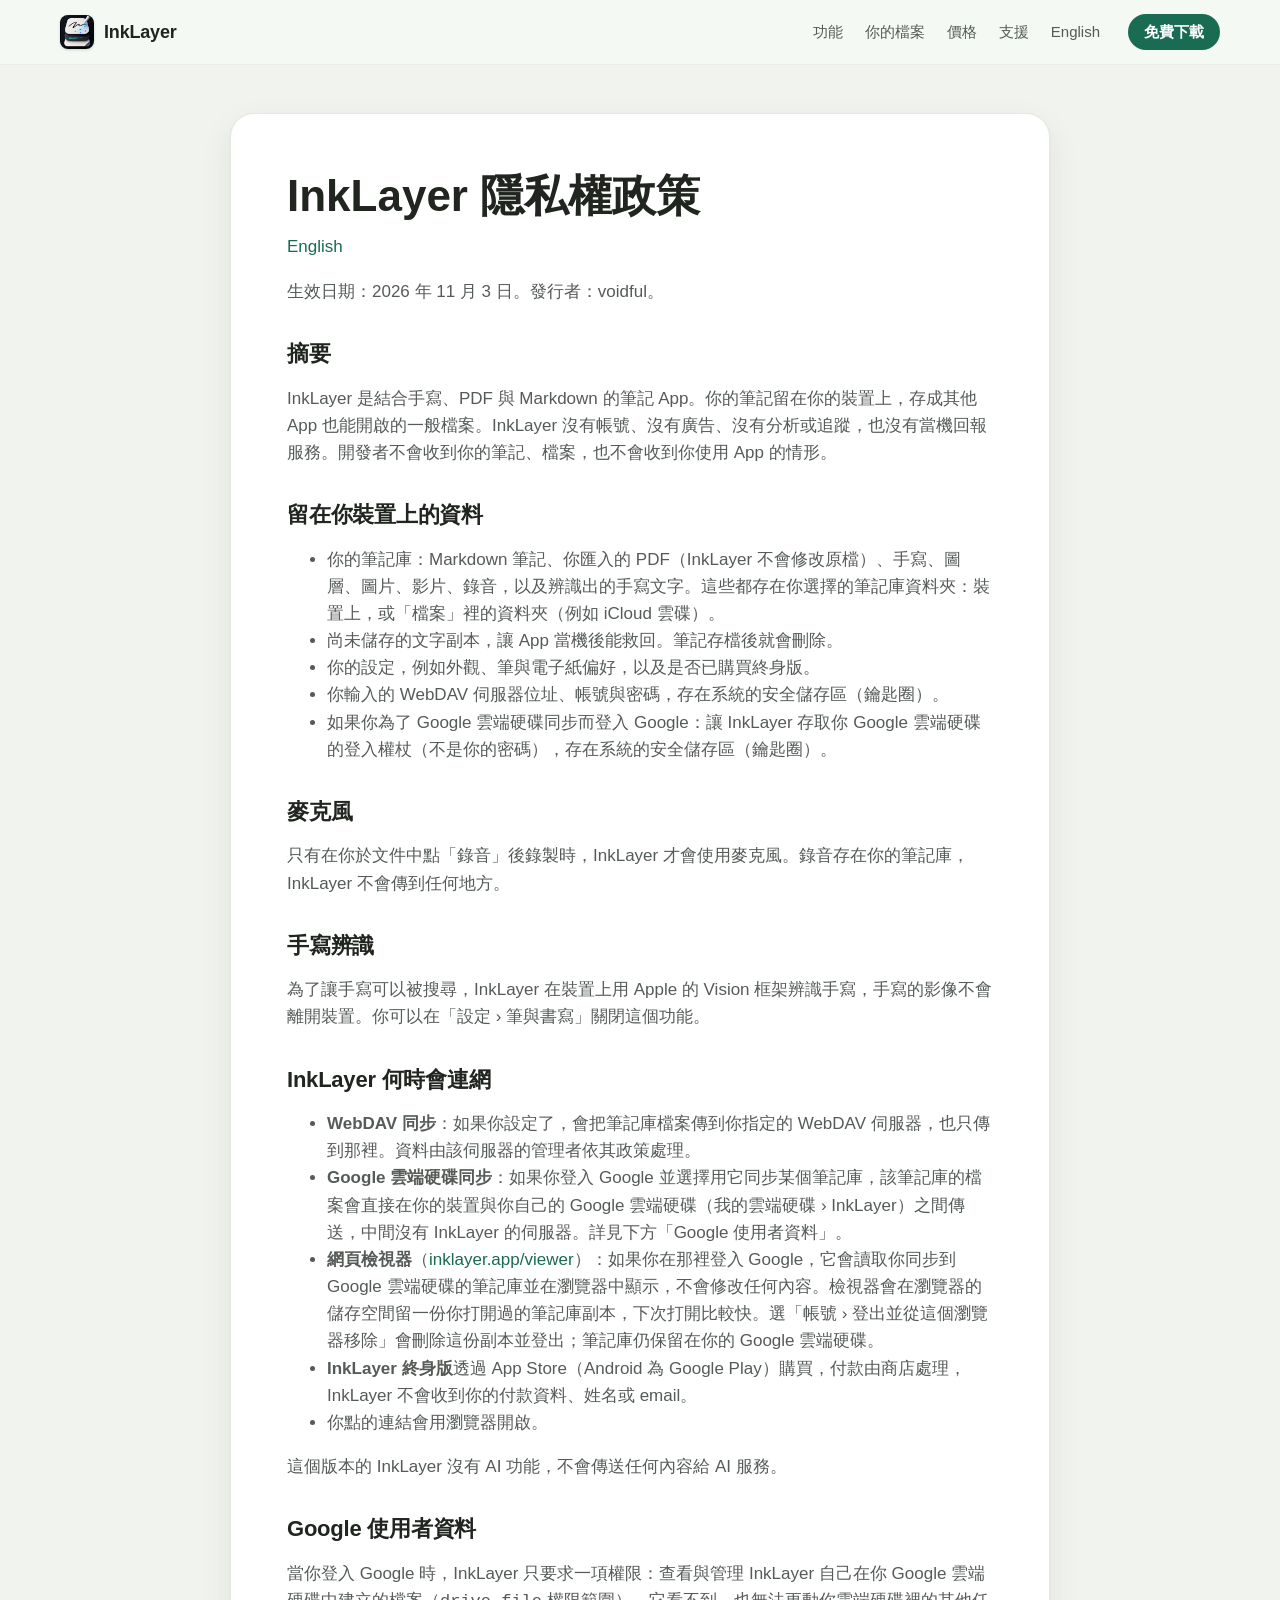
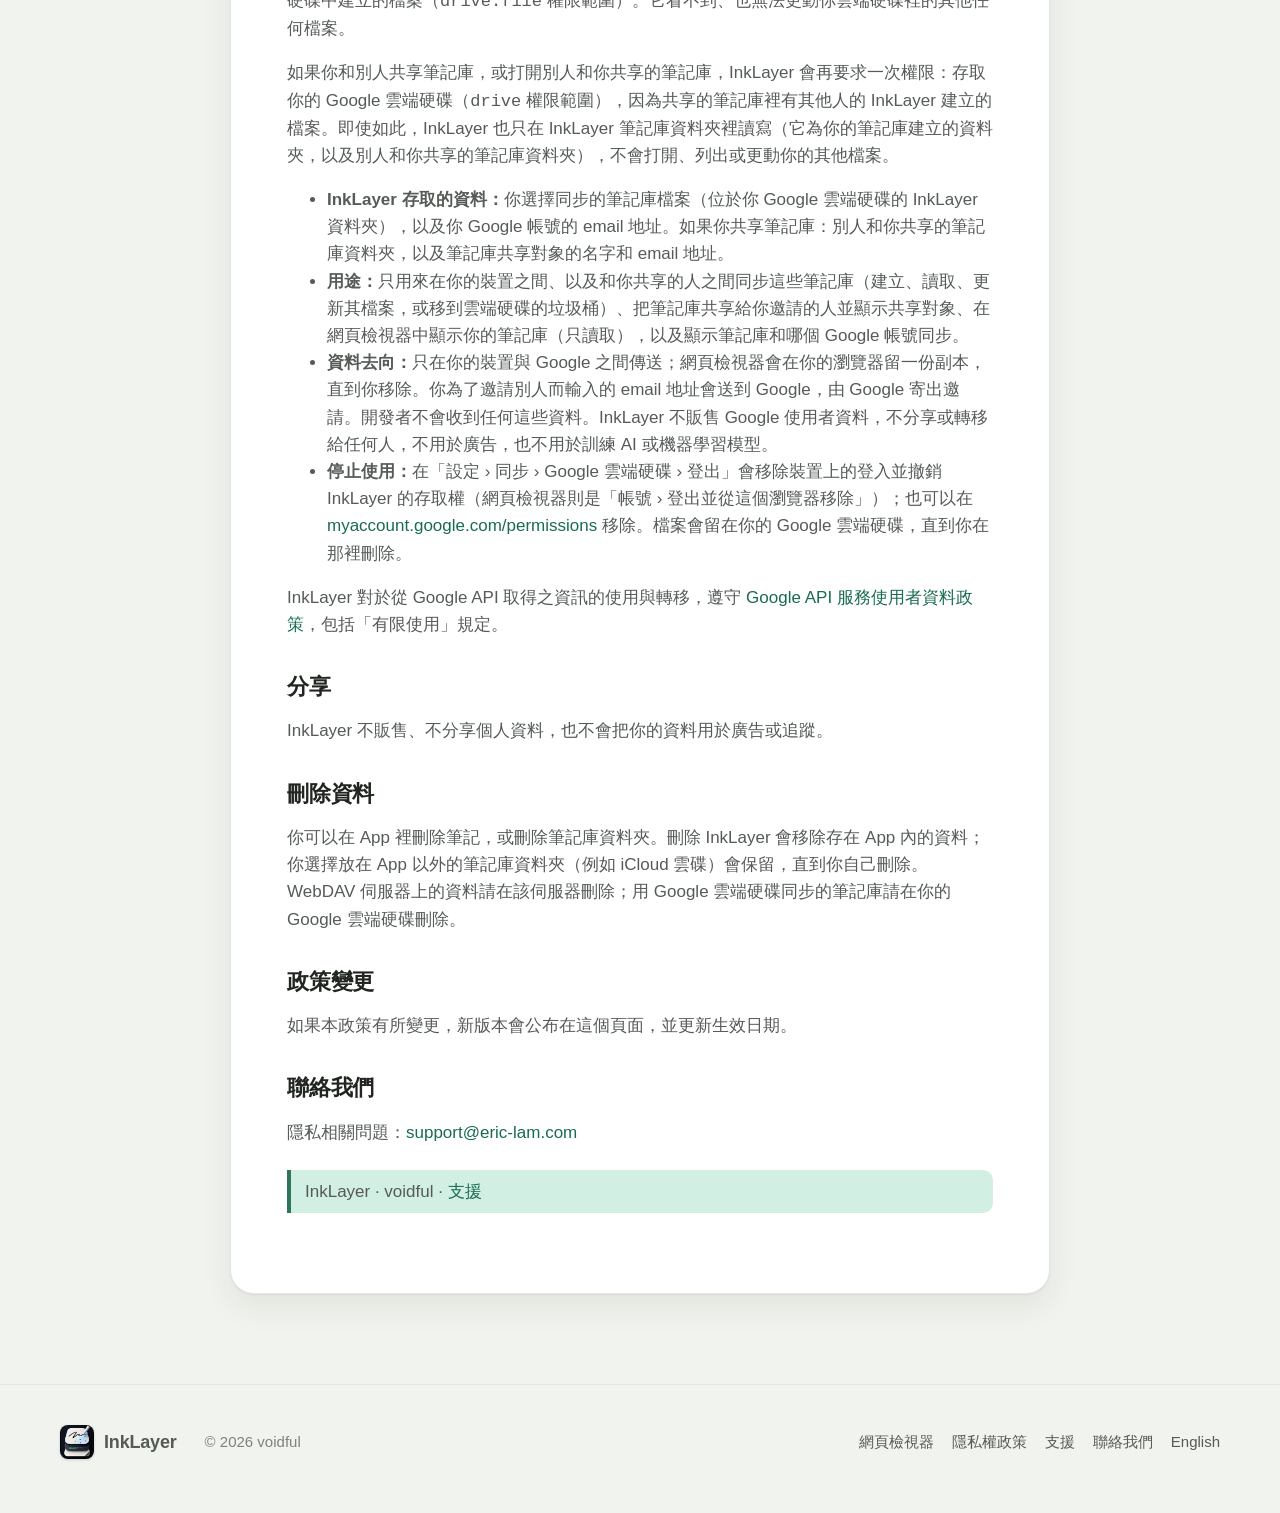
<file: privacy.zh-TW.html>
<!doctype html>
<html lang="zh-Hant">
<head>
  <meta charset="utf-8">
  <meta name="viewport" content="width=device-width, initial-scale=1, viewport-fit=cover">
  <title>InkLayer 隱私權政策</title>
  <meta name="description" content="InkLayer 隱私權政策。">
  <meta name="theme-color" content="#f5fbf6" media="(prefers-color-scheme: light)">
  <meta name="theme-color" content="#1a1e1c" media="(prefers-color-scheme: dark)">
  <link rel="canonical" href="https://inklayer.app/privacy.zh-TW.html">
  <link rel="alternate" hreflang="en" href="https://inklayer.app/privacy/">
  <link rel="alternate" hreflang="zh-Hant" href="https://inklayer.app/privacy.zh-TW.html">
  <link rel="icon" href="/favicon.png">
  <link rel="apple-touch-icon" href="/apple-touch-icon.png">
  <meta property="og:type" content="website">
  <meta property="og:site_name" content="InkLayer">
  <meta property="og:title" content="InkLayer 隱私權政策">
  <meta property="og:description" content="InkLayer 隱私權政策。">
  <meta property="og:url" content="https://inklayer.app/privacy.zh-TW.html">
  <meta property="og:image" content="https://inklayer.app/assets/img/og-zh.png">
  <meta name="twitter:card" content="summary_large_image">
  <meta name="apple-itunes-app" content="app-id=6824608659">
  <link rel="stylesheet" href="/assets/css/site.css">
  <script>
if ('IntersectionObserver' in window) document.documentElement.classList.add('js');
addEventListener('DOMContentLoaded', () => {
  if (!('IntersectionObserver' in window)) return;
  const seen = new IntersectionObserver((entries) => {
    for (const entry of entries) {
      if (entry.isIntersecting) {
        entry.target.classList.add('in');
        seen.unobserve(entry.target);
      }
    }
  }, { rootMargin: '0px 0px -10% 0px' });
  document.querySelectorAll('.reveal').forEach((el) => seen.observe(el));
});
</script>
</head>
<body>
<a class="skip" href="#main">跳到內容</a>
<header class="site-header">
  <div class="wrap">
    <a class="brand" href="/index.zh-TW.html"><img src="/assets/img/icon-128.png" alt="" width="34" height="34">InkLayer</a>
    <nav class="nav" aria-label="InkLayer"><a href="/index.zh-TW.html#features">功能</a><a href="/index.zh-TW.html#yours">你的檔案</a><a href="/index.zh-TW.html#pricing">價格</a><a href="/support.zh-TW.html">支援</a><a class="lang" href="/" hreflang="en" lang="en">English</a></nav>
    <a class="header-cta" href="https://apps.apple.com/app/id6824608659">免費下載</a>
  </div>
</header>
<main id="main">
  <div class="wrap">
    <article class="doc">
    <h1>InkLayer 隱私權政策</h1>
    <nav class="language-links"><a href="/privacy/" hreflang="en">English</a></nav>
    <p>生效日期：2026 年 11 月 3 日。發行者：voidful。</p>

    <h2>摘要</h2>
    <p>InkLayer 是結合手寫、PDF 與 Markdown 的筆記 App。你的筆記留在你的裝置上，存成其他 App 也能開啟的一般檔案。InkLayer 沒有帳號、沒有廣告、沒有分析或追蹤，也沒有當機回報服務。開發者不會收到你的筆記、檔案，也不會收到你使用 App 的情形。</p>

    <h2>留在你裝置上的資料</h2>
    <ul>
      <li>你的筆記庫：Markdown 筆記、你匯入的 PDF（InkLayer 不會修改原檔）、手寫、圖層、圖片、影片、錄音，以及辨識出的手寫文字。這些都存在你選擇的筆記庫資料夾：裝置上，或「檔案」裡的資料夾（例如 iCloud 雲碟）。</li>
      <li>尚未儲存的文字副本，讓 App 當機後能救回。筆記存檔後就會刪除。</li>
      <li>你的設定，例如外觀、筆與電子紙偏好，以及是否已購買終身版。</li>
      <li>你輸入的 WebDAV 伺服器位址、帳號與密碼，存在系統的安全儲存區（鑰匙圈）。</li>
      <li>如果你為了 Google 雲端硬碟同步而登入 Google：讓 InkLayer 存取你 Google 雲端硬碟的登入權杖（不是你的密碼），存在系統的安全儲存區（鑰匙圈）。</li>
    </ul>

    <h2>麥克風</h2>
    <p>只有在你於文件中點「錄音」後錄製時，InkLayer 才會使用麥克風。錄音存在你的筆記庫，InkLayer 不會傳到任何地方。</p>

    <h2>手寫辨識</h2>
    <p>為了讓手寫可以被搜尋，InkLayer 在裝置上用 Apple 的 Vision 框架辨識手寫，手寫的影像不會離開裝置。你可以在「設定 › 筆與書寫」關閉這個功能。</p>

    <h2>InkLayer 何時會連網</h2>
    <ul>
      <li><strong>WebDAV 同步</strong>：如果你設定了，會把筆記庫檔案傳到你指定的 WebDAV 伺服器，也只傳到那裡。資料由該伺服器的管理者依其政策處理。</li>
      <li><strong>Google 雲端硬碟同步</strong>：如果你登入 Google 並選擇用它同步某個筆記庫，該筆記庫的檔案會直接在你的裝置與你自己的 Google 雲端硬碟（我的雲端硬碟 › InkLayer）之間傳送，中間沒有 InkLayer 的伺服器。詳見下方「Google 使用者資料」。</li>
      <li><strong>網頁檢視器</strong>（<a href="https://inklayer.app/viewer/">inklayer.app/viewer</a>）：如果你在那裡登入 Google，它會讀取你同步到 Google 雲端硬碟的筆記庫並在瀏覽器中顯示，不會修改任何內容。檢視器會在瀏覽器的儲存空間留一份你打開過的筆記庫副本，下次打開比較快。選「帳號 › 登出並從這個瀏覽器移除」會刪除這份副本並登出；筆記庫仍保留在你的 Google 雲端硬碟。</li>
      <li><strong>InkLayer 終身版</strong>透過 App Store（Android 為 Google Play）購買，付款由商店處理，InkLayer 不會收到你的付款資料、姓名或 email。</li>
      <li>你點的連結會用瀏覽器開啟。</li>
    </ul>
    <p>這個版本的 InkLayer 沒有 AI 功能，不會傳送任何內容給 AI 服務。</p>

    <h2>Google 使用者資料</h2>
    <p>當你登入 Google 時，InkLayer 只要求一項權限：查看與管理 InkLayer 自己在你 Google 雲端硬碟中建立的檔案（<code>drive.file</code> 權限範圍）。它看不到、也無法更動你雲端硬碟裡的其他任何檔案。</p>
    <p>如果你和別人共享筆記庫，或打開別人和你共享的筆記庫，InkLayer 會再要求一次權限：存取你的 Google 雲端硬碟（<code>drive</code> 權限範圍），因為共享的筆記庫裡有其他人的 InkLayer 建立的檔案。即使如此，InkLayer 也只在 InkLayer 筆記庫資料夾裡讀寫（它為你的筆記庫建立的資料夾，以及別人和你共享的筆記庫資料夾），不會打開、列出或更動你的其他檔案。</p>
    <ul>
      <li><strong>InkLayer 存取的資料：</strong>你選擇同步的筆記庫檔案（位於你 Google 雲端硬碟的 InkLayer 資料夾），以及你 Google 帳號的 email 地址。如果你共享筆記庫：別人和你共享的筆記庫資料夾，以及筆記庫共享對象的名字和 email 地址。</li>
      <li><strong>用途：</strong>只用來在你的裝置之間、以及和你共享的人之間同步這些筆記庫（建立、讀取、更新其檔案，或移到雲端硬碟的垃圾桶）、把筆記庫共享給你邀請的人並顯示共享對象、在網頁檢視器中顯示你的筆記庫（只讀取），以及顯示筆記庫和哪個 Google 帳號同步。</li>
      <li><strong>資料去向：</strong>只在你的裝置與 Google 之間傳送；網頁檢視器會在你的瀏覽器留一份副本，直到你移除。你為了邀請別人而輸入的 email 地址會送到 Google，由 Google 寄出邀請。開發者不會收到任何這些資料。InkLayer 不販售 Google 使用者資料，不分享或轉移給任何人，不用於廣告，也不用於訓練 AI 或機器學習模型。</li>
      <li><strong>停止使用：</strong>在「設定 › 同步 › Google 雲端硬碟 › 登出」會移除裝置上的登入並撤銷 InkLayer 的存取權（網頁檢視器則是「帳號 › 登出並從這個瀏覽器移除」）；也可以在 <a href="https://myaccount.google.com/permissions">myaccount.google.com/permissions</a> 移除。檔案會留在你的 Google 雲端硬碟，直到你在那裡刪除。</li>
    </ul>
    <p>InkLayer 對於從 Google API 取得之資訊的使用與轉移，遵守 <a href="https://developers.google.com/terms/api-services-user-data-policy">Google API 服務使用者資料政策</a>，包括「有限使用」規定。</p>

    <h2>分享</h2>
    <p>InkLayer 不販售、不分享個人資料，也不會把你的資料用於廣告或追蹤。</p>

    <h2>刪除資料</h2>
    <p>你可以在 App 裡刪除筆記，或刪除筆記庫資料夾。刪除 InkLayer 會移除存在 App 內的資料；你選擇放在 App 以外的筆記庫資料夾（例如 iCloud 雲碟）會保留，直到你自己刪除。WebDAV 伺服器上的資料請在該伺服器刪除；用 Google 雲端硬碟同步的筆記庫請在你的 Google 雲端硬碟刪除。</p>

    <h2>政策變更</h2>
    <p>如果本政策有所變更，新版本會公布在這個頁面，並更新生效日期。</p>

    <h2>聯絡我們</h2>
    <p>隱私相關問題：<a href="mailto:support@eric-lam.com?subject=InkLayer%20%E9%9A%B1%E7%A7%81">support@eric-lam.com</a></p>

    <p class="notice">InkLayer · voidful · <a href="/support.zh-TW.html">支援</a></p>
  </article>
  </div>
</main>
<footer class="site-footer">
  <div class="wrap">
    <a class="brand" href="/index.zh-TW.html"><img src="/assets/img/icon-128.png" alt="" width="34" height="34">InkLayer</a>
    <span>© 2026 voidful</span>
    <nav aria-label="Footer"><a href="/viewer/">網頁檢視器</a><a href="/privacy.zh-TW.html">隱私權政策</a><a href="/support.zh-TW.html">支援</a><a href="mailto:support@eric-lam.com">聯絡我們</a><a href="/" hreflang="en" lang="en">English</a></nav>
  </div>
</footer>
</body>
</html>
</file>
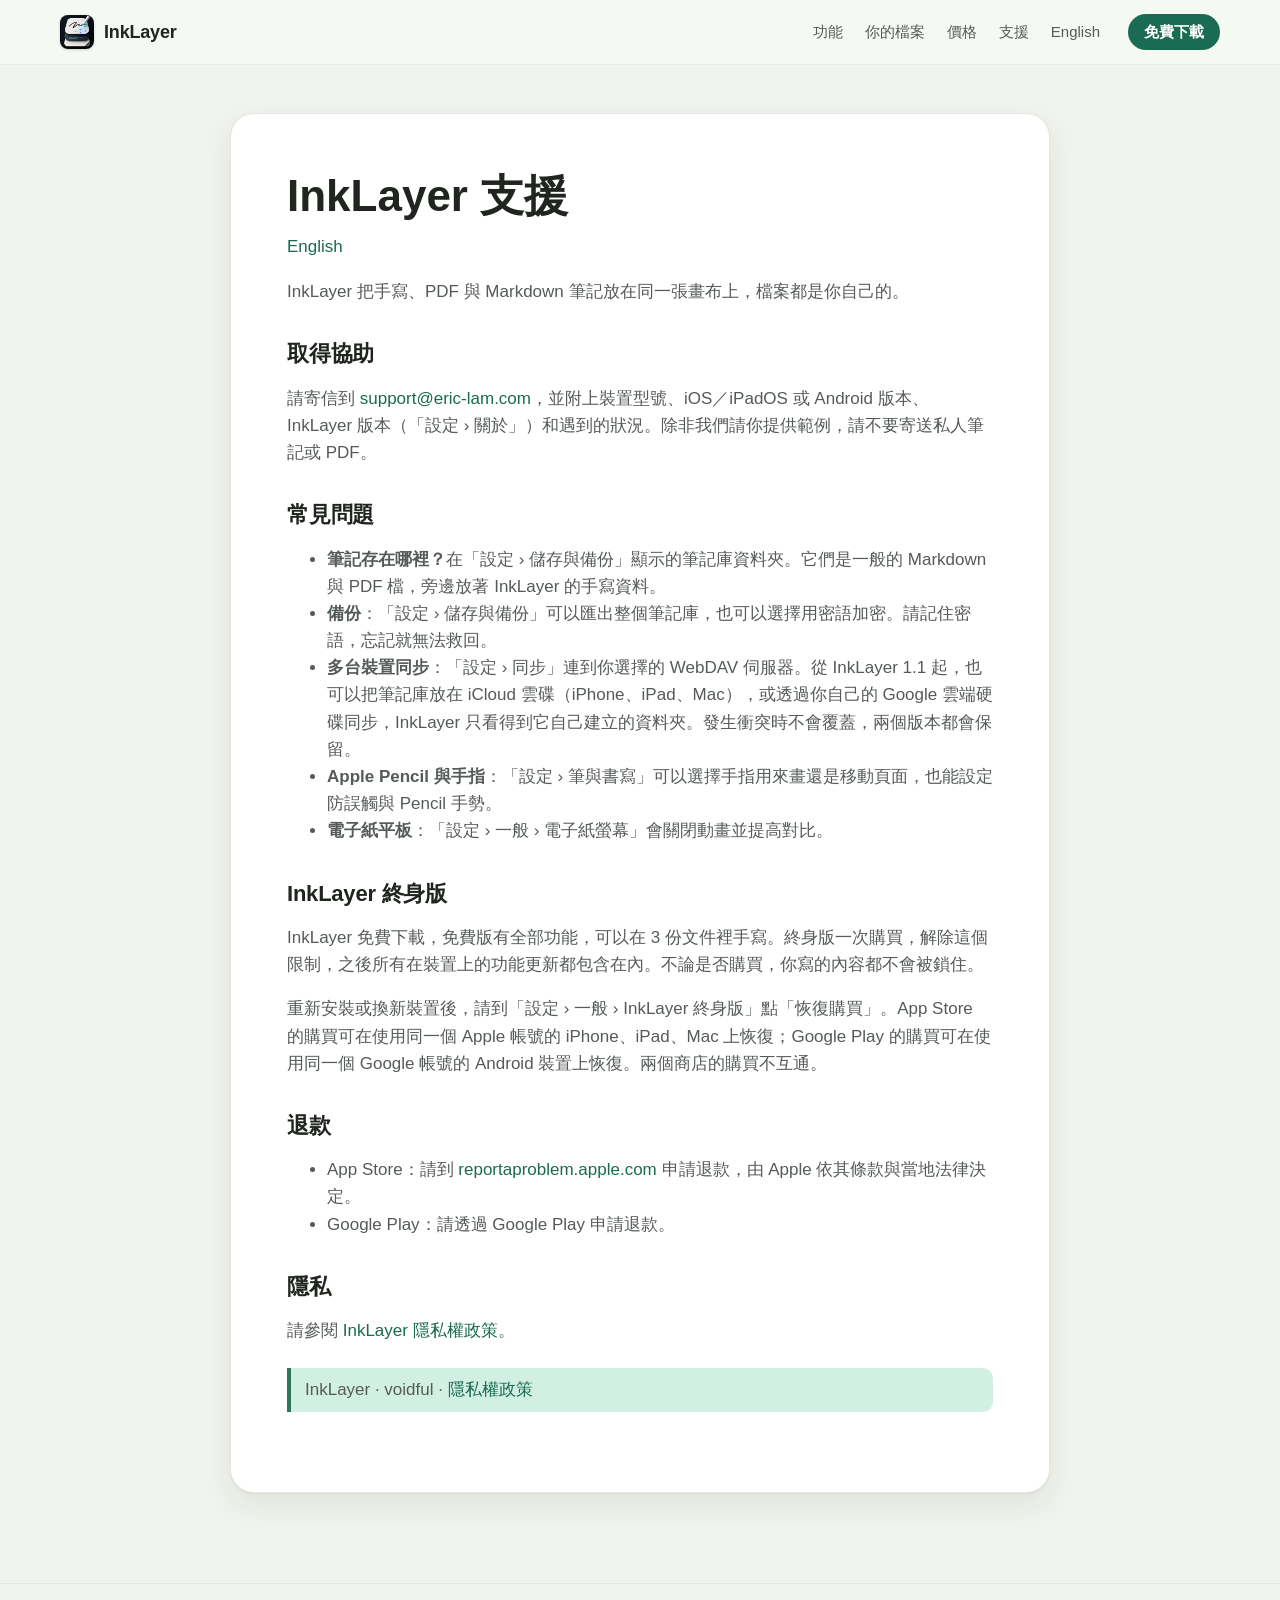
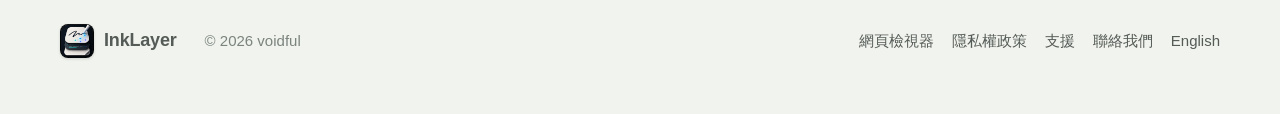
<file: support.zh-TW.html>
<!doctype html>
<html lang="zh-Hant">
<head>
  <meta charset="utf-8">
  <meta name="viewport" content="width=device-width, initial-scale=1, viewport-fit=cover">
  <title>InkLayer 支援</title>
  <meta name="description" content="InkLayer 支援、購買與退款。">
  <meta name="theme-color" content="#f5fbf6" media="(prefers-color-scheme: light)">
  <meta name="theme-color" content="#1a1e1c" media="(prefers-color-scheme: dark)">
  <link rel="canonical" href="https://inklayer.app/support.zh-TW.html">
  <link rel="alternate" hreflang="en" href="https://inklayer.app/support/">
  <link rel="alternate" hreflang="zh-Hant" href="https://inklayer.app/support.zh-TW.html">
  <link rel="icon" href="/favicon.png">
  <link rel="apple-touch-icon" href="/apple-touch-icon.png">
  <meta property="og:type" content="website">
  <meta property="og:site_name" content="InkLayer">
  <meta property="og:title" content="InkLayer 支援">
  <meta property="og:description" content="InkLayer 支援、購買與退款。">
  <meta property="og:url" content="https://inklayer.app/support.zh-TW.html">
  <meta property="og:image" content="https://inklayer.app/assets/img/og-zh.png">
  <meta name="twitter:card" content="summary_large_image">
  <meta name="apple-itunes-app" content="app-id=6824608659">
  <link rel="stylesheet" href="/assets/css/site.css">
  <script>
if ('IntersectionObserver' in window) document.documentElement.classList.add('js');
addEventListener('DOMContentLoaded', () => {
  if (!('IntersectionObserver' in window)) return;
  const seen = new IntersectionObserver((entries) => {
    for (const entry of entries) {
      if (entry.isIntersecting) {
        entry.target.classList.add('in');
        seen.unobserve(entry.target);
      }
    }
  }, { rootMargin: '0px 0px -10% 0px' });
  document.querySelectorAll('.reveal').forEach((el) => seen.observe(el));
});
</script>
</head>
<body>
<a class="skip" href="#main">跳到內容</a>
<header class="site-header">
  <div class="wrap">
    <a class="brand" href="/index.zh-TW.html"><img src="/assets/img/icon-128.png" alt="" width="34" height="34">InkLayer</a>
    <nav class="nav" aria-label="InkLayer"><a href="/index.zh-TW.html#features">功能</a><a href="/index.zh-TW.html#yours">你的檔案</a><a href="/index.zh-TW.html#pricing">價格</a><a href="/support.zh-TW.html">支援</a><a class="lang" href="/" hreflang="en" lang="en">English</a></nav>
    <a class="header-cta" href="https://apps.apple.com/app/id6824608659">免費下載</a>
  </div>
</header>
<main id="main">
  <div class="wrap">
    <article class="doc">
    <h1>InkLayer 支援</h1>
    <nav class="language-links"><a href="/support/" hreflang="en">English</a></nav>
    <p>InkLayer 把手寫、PDF 與 Markdown 筆記放在同一張畫布上，檔案都是你自己的。</p>

    <h2>取得協助</h2>
    <p>請寄信到 <a href="mailto:support@eric-lam.com?subject=InkLayer%20%E6%94%AF%E6%8F%B4">support@eric-lam.com</a>，並附上裝置型號、iOS／iPadOS 或 Android 版本、InkLayer 版本（「設定 › 關於」）和遇到的狀況。除非我們請你提供範例，請不要寄送私人筆記或 PDF。</p>

    <h2>常見問題</h2>
    <ul>
      <li><strong>筆記存在哪裡？</strong>在「設定 › 儲存與備份」顯示的筆記庫資料夾。它們是一般的 Markdown 與 PDF 檔，旁邊放著 InkLayer 的手寫資料。</li>
      <li><strong>備份</strong>：「設定 › 儲存與備份」可以匯出整個筆記庫，也可以選擇用密語加密。請記住密語，忘記就無法救回。</li>
      <li><strong>多台裝置同步</strong>：「設定 › 同步」連到你選擇的 WebDAV 伺服器。從 InkLayer 1.1 起，也可以把筆記庫放在 iCloud 雲碟（iPhone、iPad、Mac），或透過你自己的 Google 雲端硬碟同步，InkLayer 只看得到它自己建立的資料夾。發生衝突時不會覆蓋，兩個版本都會保留。</li>
      <li><strong>Apple Pencil 與手指</strong>：「設定 › 筆與書寫」可以選擇手指用來畫還是移動頁面，也能設定防誤觸與 Pencil 手勢。</li>
      <li><strong>電子紙平板</strong>：「設定 › 一般 › 電子紙螢幕」會關閉動畫並提高對比。</li>
    </ul>

    <h2>InkLayer 終身版</h2>
    <p>InkLayer 免費下載，免費版有全部功能，可以在 3 份文件裡手寫。終身版一次購買，解除這個限制，之後所有在裝置上的功能更新都包含在內。不論是否購買，你寫的內容都不會被鎖住。</p>
    <p>重新安裝或換新裝置後，請到「設定 › 一般 › InkLayer 終身版」點「恢復購買」。App Store 的購買可在使用同一個 Apple 帳號的 iPhone、iPad、Mac 上恢復；Google Play 的購買可在使用同一個 Google 帳號的 Android 裝置上恢復。兩個商店的購買不互通。</p>

    <h2>退款</h2>
    <ul>
      <li>App Store：請到 <a href="https://reportaproblem.apple.com/">reportaproblem.apple.com</a> 申請退款，由 Apple 依其條款與當地法律決定。</li>
      <li>Google Play：請透過 Google Play 申請退款。</li>
    </ul>

    <h2>隱私</h2>
    <p>請參閱 <a href="/privacy.zh-TW.html">InkLayer 隱私權政策</a>。</p>

    <p class="notice">InkLayer · voidful · <a href="/privacy.zh-TW.html">隱私權政策</a></p>
  </article>
  </div>
</main>
<footer class="site-footer">
  <div class="wrap">
    <a class="brand" href="/index.zh-TW.html"><img src="/assets/img/icon-128.png" alt="" width="34" height="34">InkLayer</a>
    <span>© 2026 voidful</span>
    <nav aria-label="Footer"><a href="/viewer/">網頁檢視器</a><a href="/privacy.zh-TW.html">隱私權政策</a><a href="/support.zh-TW.html">支援</a><a href="mailto:support@eric-lam.com">聯絡我們</a><a href="/" hreflang="en" lang="en">English</a></nav>
  </div>
</footer>
</body>
</html>
</file>
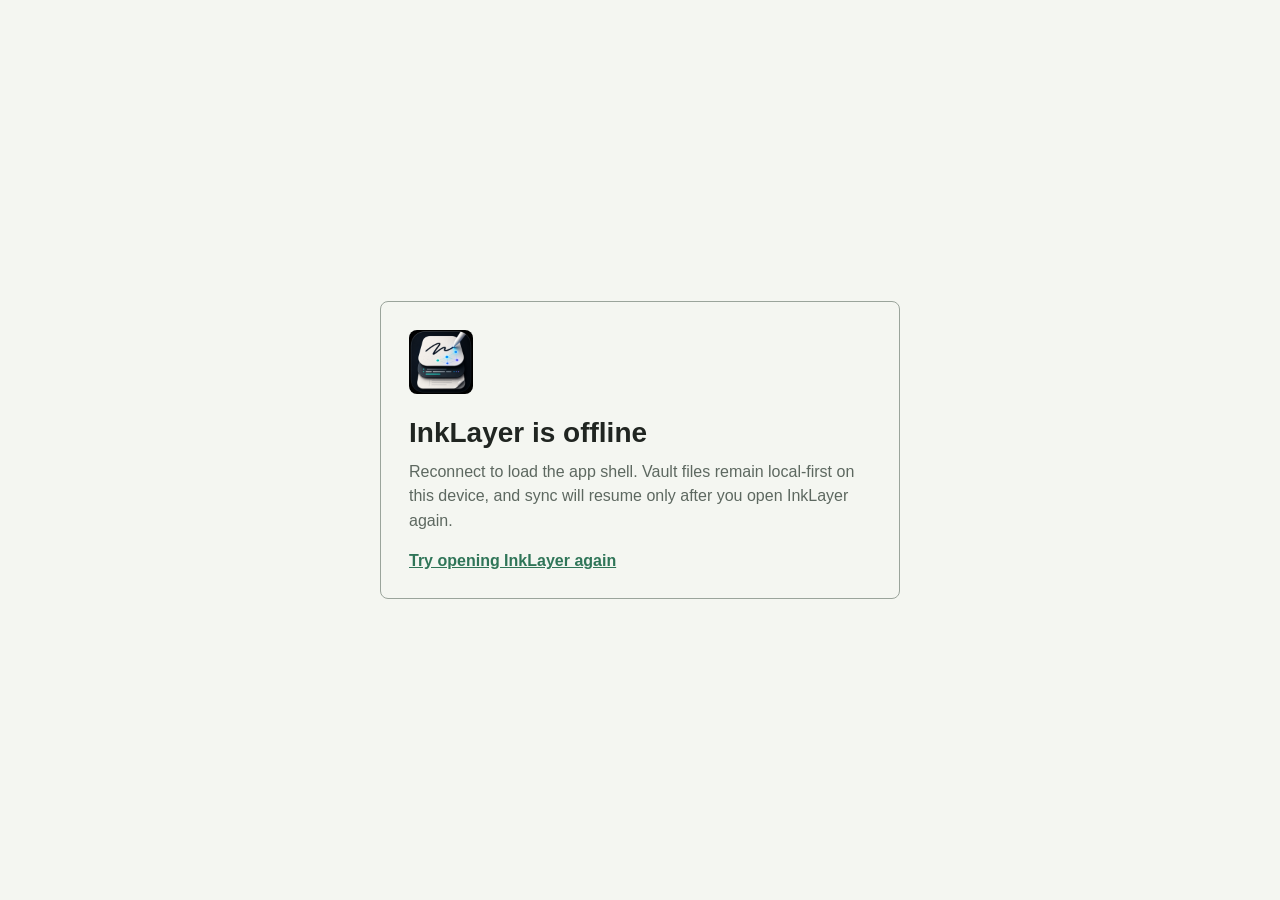
<file: viewer/offline.html>
<!DOCTYPE html>
<html lang="en">
<head>
  <meta charset="UTF-8">
  <meta name="viewport" content="width=device-width, initial-scale=1.0, viewport-fit=cover">
  <meta name="theme-color" content="#243B35">
  <title>InkLayer Offline</title>
  <style>
    :root {
      color-scheme: light dark;
      --background: #f4f6f1;
      --text: #202521;
      --muted: #5d6860;
      --accent: #2f7558;
      --border: #9aa49b;
    }

    @media (prefers-color-scheme: dark) {
      :root {
        --background: #0b1115;
        --text: #f4f6f1;
        --muted: #b3bdb4;
        --accent: #69c49b;
        --border: #435049;
      }
    }

    * {
      box-sizing: border-box;
    }

    body {
      align-items: center;
      background: var(--background);
      color: var(--text);
      display: flex;
      font-family: -apple-system, BlinkMacSystemFont, "Segoe UI", sans-serif;
      justify-content: center;
      margin: 0;
      min-height: 100vh;
      padding: 32px;
    }

    main {
      border: 1px solid var(--border);
      border-radius: 8px;
      max-width: 520px;
      padding: 28px;
      width: 100%;
    }

    img {
      border-radius: 8px;
      height: 64px;
      width: 64px;
    }

    h1 {
      font-size: 28px;
      line-height: 1.2;
      margin: 18px 0 10px;
    }

    p {
      color: var(--muted);
      font-size: 16px;
      line-height: 1.55;
      margin: 0 0 18px;
    }

    a {
      color: var(--accent);
      font-weight: 700;
    }
  </style>
</head>
<body>
  <main>
    <img src="icons/Icon-192.png" alt="InkLayer app icon">
    <h1>InkLayer is offline</h1>
    <p>
      Reconnect to load the app shell. Vault files remain local-first on this
      device, and sync will resume only after you open InkLayer again.
    </p>
    <a href="./">Try opening InkLayer again</a>
  </main>
</body>
</html>
</file>
<file: assets/css/site.css>
/* InkLayer website: paper on a desk, ink on paper.
   Colors are InkLayer's own (desk, paper, the deep green Add button, the mint
   selection, highlighters and the three inks of the screenshots). */

:root {
  color-scheme: light dark;
  --desk: #f1f3ee;
  --desk-grid: #d9ded5;
  --paper: #ffffff;
  --paper-edge: #e3e8e1;
  --toolbar: #f5fbf6;
  --ink: #20251f;
  --muted: #555b57;
  --faint: #7b837e;
  --brand: #196b52;
  --brand-ink: #ffffff;
  --mint: #a5f2d3;
  --mint-soft: #d2efe3;
  --highlight: #fcebae;
  --red-ink: #d64545;
  --green-ink: #2f7558;
  --navy-ink: #1f3a5f;
  --shadow: 0 1px 2px rgb(32 37 31 / 6%), 0 12px 32px rgb(32 37 31 / 8%);
  --shadow-lg: 0 2px 4px rgb(32 37 31 / 6%), 0 30px 60px rgb(32 37 31 / 14%);
  --radius: 18px;
  --max: 1160px;
  --font: -apple-system, BlinkMacSystemFont, "SF Pro Text", "Segoe UI", Roboto,
    "Helvetica Neue", "PingFang TC", "Noto Sans TC", "Microsoft JhengHei", sans-serif;
  --font-display: -apple-system, BlinkMacSystemFont, "SF Pro Display", "Segoe UI",
    Roboto, "Helvetica Neue", "PingFang TC", "Noto Sans TC", "Microsoft JhengHei",
    sans-serif;
}

@media (prefers-color-scheme: dark) {
  :root {
    --desk: #131715;
    --desk-grid: #232a26;
    --paper: #1e2220;
    --paper-edge: #2e3532;
    --toolbar: #1a1e1c;
    --ink: #e2e6e0;
    --muted: #a6aea9;
    --faint: #7f8883;
    --brand: #5fc39a;
    --brand-ink: #0d1f18;
    --mint: #2b5c4a;
    --mint-soft: #213a31;
    --highlight: #5c4f1e;
    --red-ink: #ef7a72;
    --green-ink: #69c49b;
    --navy-ink: #8fb2e0;
    --shadow: 0 1px 2px rgb(0 0 0 / 30%), 0 12px 32px rgb(0 0 0 / 30%);
    --shadow-lg: 0 2px 4px rgb(0 0 0 / 30%), 0 30px 60px rgb(0 0 0 / 45%);
  }
}

*,
*::before,
*::after {
  box-sizing: border-box;
}

html {
  -webkit-text-size-adjust: 100%;
  scroll-behavior: smooth;
}

body {
  margin: 0;
  background: var(--desk);
  color: var(--ink);
  font-family: var(--font);
  font-size: 17px;
  line-height: 1.6;
  -webkit-font-smoothing: antialiased;
}

img,
svg {
  display: block;
  max-width: 100%;
}

a {
  color: var(--brand);
  text-decoration: none;
}

a:hover {
  text-decoration: underline;
  text-underline-offset: 3px;
}

:focus-visible {
  outline: 3px solid var(--brand);
  outline-offset: 3px;
  border-radius: 6px;
}

.wrap {
  width: min(100% - 40px, var(--max));
  margin-inline: auto;
}

.skip {
  position: absolute;
  left: -999px;
}

.skip:focus {
  left: 16px;
  top: 12px;
  z-index: 20;
  background: var(--paper);
  padding: 8px 14px;
  border-radius: 10px;
}

/* --- Header ------------------------------------------------------------- */

.site-header {
  position: sticky;
  top: 0;
  z-index: 10;
  background: color-mix(in srgb, var(--toolbar) 82%, transparent);
  backdrop-filter: saturate(1.4) blur(18px);
  -webkit-backdrop-filter: saturate(1.4) blur(18px);
  border-bottom: 1px solid color-mix(in srgb, var(--paper-edge) 70%, transparent);
}

.site-header .wrap {
  display: flex;
  align-items: center;
  gap: 28px;
  height: 64px;
}

.brand {
  display: flex;
  align-items: center;
  gap: 10px;
  color: var(--ink);
  font-weight: 700;
  font-size: 18px;
  letter-spacing: -0.01em;
}

.brand:hover {
  text-decoration: none;
}

.brand img {
  width: 34px;
  height: 34px;
  border-radius: 8px;
  box-shadow: 0 1px 3px rgb(0 0 0 / 15%);
}

.nav {
  display: flex;
  gap: 22px;
  margin-left: auto;
  font-size: 15px;
}

.nav a {
  color: var(--muted);
  white-space: nowrap;
}

.nav a:hover {
  color: var(--ink);
  text-decoration: none;
}

.header-cta {
  display: inline-flex;
  align-items: center;
  height: 36px;
  padding: 0 16px;
  border-radius: 999px;
  background: var(--brand);
  color: var(--brand-ink);
  font-weight: 600;
  font-size: 15px;
  white-space: nowrap;
}

.header-cta:hover {
  text-decoration: none;
  filter: brightness(1.08);
}

@media (max-width: 860px) {
  .nav a:not(.lang) {
    display: none;
  }
}

@media (max-width: 420px) {
  .site-header .wrap {
    gap: 14px;
  }

  .header-cta {
    padding: 0 13px;
  }
}

/* --- Hero --------------------------------------------------------------- */

.hero {
  position: relative;
  padding: 72px 0 40px;
  overflow: hidden;
  /* The canvas desk's dot grid. */
  background-image: radial-gradient(var(--desk-grid) 1.2px, transparent 1.4px);
  background-size: 24px 24px;
}

.hero::after {
  content: "";
  position: absolute;
  inset: auto 0 0;
  height: 160px;
  background: linear-gradient(transparent, var(--desk));
  pointer-events: none;
}

.hero-copy {
  max-width: 820px;
  margin-inline: auto;
  text-align: center;
}

.eyebrow {
  display: inline-block;
  margin: 0 0 18px;
  padding: 6px 14px;
  border-radius: 999px;
  background: var(--mint-soft);
  color: var(--green-ink);
  font-size: 14px;
  font-weight: 600;
  letter-spacing: 0.01em;
}

h1,
h2,
h3 {
  font-family: var(--font-display);
  letter-spacing: -0.025em;
  line-height: 1.08;
  margin: 0;
}

.hero h1 {
  font-size: clamp(42px, 7vw, 78px);
  font-weight: 800;
}

:lang(zh) h1,
:lang(zh) h2 {
  letter-spacing: 0;
  line-height: 1.2;
}

.lede {
  max-width: 640px;
  margin: 24px auto 0;
  color: var(--muted);
  font-size: clamp(18px, 2.2vw, 21px);
  line-height: 1.55;
}

.cta-row {
  display: flex;
  flex-wrap: wrap;
  align-items: center;
  justify-content: center;
  gap: 14px 22px;
  margin-top: 34px;
}

.store-badge {
  display: inline-block;
  line-height: 0;
}

.store-badge img {
  height: 54px;
  width: auto;
}

.cta-note {
  color: var(--faint);
  font-size: 15px;
}

/* A word circled or highlighted in ink. */
.inked {
  position: relative;
  display: inline-block;
  white-space: nowrap;
}

.inked svg {
  position: absolute;
  max-width: none;
  pointer-events: none;
  overflow: visible;
}

.inked {
  padding: 0 0.12em;
  margin-right: 0.08em;
}

.inked .circle {
  left: -4%;
  top: -20%;
  width: 108%;
  height: 142%;
}

.inked .underline {
  left: -2%;
  bottom: -0.18em;
  width: 104%;
  height: 0.4em;
}

.ink-stroke {
  fill: none;
  stroke-linecap: round;
  stroke-linejoin: round;
}

.marker {
  background: linear-gradient(transparent 52%, var(--highlight) 52%, var(--highlight) 92%, transparent 92%);
  border-radius: 3px;
  padding: 0 2px;
  box-decoration-break: clone;
  -webkit-box-decoration-break: clone;
}

.marker.mint {
  background: linear-gradient(transparent 52%, var(--mint-soft) 52%, var(--mint-soft) 92%, transparent 92%);
}

/* Devices: a Mac window and an iPhone, drawn in CSS around the screenshots. */
.stage {
  position: relative;
  z-index: 1;
  margin: 56px auto 0;
  max-width: 1040px;
}

.window {
  border-radius: 14px;
  background: var(--paper);
  box-shadow: var(--shadow-lg);
  border: 1px solid var(--paper-edge);
  overflow: hidden;
}

.window .bar {
  display: flex;
  gap: 8px;
  padding: 11px 14px;
  background: var(--toolbar);
  border-bottom: 1px solid var(--paper-edge);
}

.window .bar i {
  width: 12px;
  height: 12px;
  border-radius: 50%;
  background: #ff5f57;
}

.window .bar i:nth-child(2) {
  background: #febc2e;
}

.window .bar i:nth-child(3) {
  background: #28c840;
}

.window img,
.tablet img,
.phone img {
  width: 100%;
  height: auto;
}

.phone {
  position: absolute;
  right: -2%;
  bottom: -9%;
  width: 21%;
  padding: 7px;
  border-radius: 34px;
  background: #1b1d1c;
  box-shadow: var(--shadow-lg);
}

.phone img {
  border-radius: 27px;
}

.tablet {
  padding: 12px;
  border-radius: 28px;
  background: #1b1d1c;
  box-shadow: var(--shadow-lg);
}

.tablet img {
  border-radius: 16px;
}

.stage .arrow {
  position: absolute;
  left: -7%;
  top: 18%;
  width: 13%;
}

@media (max-width: 760px) {
  .phone {
    width: 30%;
    right: -3%;
  }

  .stage .arrow {
    display: none;
  }
}

/* --- Promises strip ----------------------------------------------------- */

.promises {
  display: grid;
  grid-template-columns: repeat(4, 1fr);
  gap: 14px;
  margin: 100px auto 0;
  padding: 0;
  list-style: none;
}

.promises li {
  display: flex;
  align-items: center;
  gap: 12px;
  padding: 16px 18px;
  border-radius: 14px;
  background: var(--paper);
  box-shadow: var(--shadow);
  font-weight: 600;
  font-size: 16px;
}

.promises svg {
  flex: none;
  width: 26px;
  height: 26px;
  color: var(--green-ink);
}

@media (max-width: 900px) {
  .promises {
    grid-template-columns: repeat(2, 1fr);
  }
}

/* --- Feature rows ------------------------------------------------------- */

section {
  scroll-margin-top: 80px;
}

.feature {
  display: grid;
  grid-template-columns: 5fr 7fr;
  align-items: center;
  gap: clamp(32px, 6vw, 80px);
  padding: 110px 0 0;
}

.feature.flip {
  grid-template-columns: 7fr 5fr;
}

.feature.flip .feature-copy {
  order: 2;
}

.kicker {
  display: flex;
  align-items: center;
  gap: 8px;
  margin: 0 0 14px;
  color: var(--green-ink);
  font-weight: 700;
  font-size: 15px;
  letter-spacing: 0.02em;
}

.kicker::before {
  content: "";
  width: 22px;
  height: 3px;
  border-radius: 2px;
  background: currentColor;
}

.feature h2,
.section-head h2 {
  font-size: clamp(32px, 4.4vw, 48px);
  font-weight: 800;
}

.feature p {
  color: var(--muted);
  font-size: 18px;
  margin: 20px 0 0;
}

.checks {
  margin: 24px 0 0;
  padding: 0;
  list-style: none;
}

.checks li {
  position: relative;
  padding-left: 34px;
  margin: 12px 0;
  font-size: 17px;
}

.checks li::before {
  content: "";
  position: absolute;
  left: 2px;
  top: 3px;
  width: 22px;
  height: 22px;
  background: var(--green-ink);
  -webkit-mask: url("data:image/svg+xml,%3Csvg xmlns='http://www.w3.org/2000/svg' viewBox='0 0 24 24'%3E%3Cpath d='M3 13.5c2 1.2 3.5 3 4.6 5.6C10.5 12 14.6 6.8 21 3.5' fill='none' stroke='%23000' stroke-width='3' stroke-linecap='round' stroke-linejoin='round'/%3E%3C/svg%3E") center / contain no-repeat;
  mask: url("data:image/svg+xml,%3Csvg xmlns='http://www.w3.org/2000/svg' viewBox='0 0 24 24'%3E%3Cpath d='M3 13.5c2 1.2 3.5 3 4.6 5.6C10.5 12 14.6 6.8 21 3.5' fill='none' stroke='%23000' stroke-width='3' stroke-linecap='round' stroke-linejoin='round'/%3E%3C/svg%3E") center / contain no-repeat;
}

.media {
  position: relative;
}

@media (max-width: 880px) {
  .feature,
  .feature.flip {
    grid-template-columns: 1fr;
    padding-top: 80px;
  }

  .feature.flip .feature-copy {
    order: 0;
  }
}

/* The layers illustration: three sheets, drawn in the inks. */
.layers-art {
  position: relative;
  aspect-ratio: 7 / 5;
  border-radius: var(--radius);
  background: var(--paper);
  box-shadow: var(--shadow);
  border: 1px solid var(--paper-edge);
  background-image: radial-gradient(var(--desk-grid) 1.2px, transparent 1.4px);
  background-size: 22px 22px;
}

.layers-art svg {
  position: absolute;
  inset: 6% 8%;
  width: 84%;
  height: 88%;
}

.layer-label {
  font: 600 15px var(--font);
  fill: var(--muted);
}

/* --- Values (Obsidian-style cards) --------------------------------------- */

.section-head {
  max-width: 760px;
  margin: 0 auto;
  padding-top: 130px;
  text-align: center;
}

.section-head p {
  color: var(--muted);
  font-size: 19px;
  margin: 18px 0 0;
}

.cards {
  display: grid;
  grid-template-columns: repeat(3, 1fr);
  gap: 18px;
  margin-top: 48px;
}

.card {
  padding: 28px;
  border-radius: var(--radius);
  background: var(--paper);
  box-shadow: var(--shadow);
  border: 1px solid var(--paper-edge);
}

.card h3 {
  font-size: 22px;
  font-weight: 700;
  margin: 18px 0 10px;
}

.card p {
  margin: 0;
  color: var(--muted);
  font-size: 16px;
}

.card .glyph {
  display: grid;
  place-items: center;
  width: 48px;
  height: 48px;
  border-radius: 14px;
  background: var(--mint-soft);
  color: var(--green-ink);
}

.card .glyph svg {
  width: 26px;
  height: 26px;
}

.sync-row {
  display: flex;
  flex-wrap: wrap;
  gap: 8px;
  margin-top: 16px;
}

.chip {
  display: inline-flex;
  align-items: center;
  gap: 6px;
  padding: 4px 11px;
  border-radius: 999px;
  border: 1px solid var(--paper-edge);
  background: var(--toolbar);
  color: var(--ink);
  font-size: 13px;
  font-weight: 600;
}

.chip.soon::after {
  content: "1.1";
  padding: 0 6px;
  border-radius: 6px;
  background: var(--highlight);
  color: var(--ink);
  font-size: 11px;
}

@media (max-width: 900px) {
  .cards {
    grid-template-columns: 1fr;
  }
}

/* --- Small feature grid ------------------------------------------------- */

.grid {
  display: grid;
  grid-template-columns: repeat(3, 1fr);
  gap: 16px;
  margin-top: 48px;
}

.tile {
  padding: 22px 24px;
  border-radius: 16px;
  background: var(--paper);
  border: 1px solid var(--paper-edge);
}

.tile h3 {
  display: flex;
  align-items: center;
  gap: 10px;
  font-size: 18px;
  font-weight: 700;
  letter-spacing: -0.01em;
}

.tile h3 svg {
  width: 22px;
  height: 22px;
  color: var(--brand);
}

.tile p {
  margin: 8px 0 0;
  color: var(--muted);
  font-size: 15.5px;
}

@media (max-width: 900px) {
  .grid {
    grid-template-columns: repeat(2, 1fr);
  }
}

@media (max-width: 560px) {
  .grid {
    grid-template-columns: 1fr;
  }
}

/* --- New in the latest version ------------------------------------------ */

.soon-panel {
  position: relative;
  margin-top: 130px;
  padding: clamp(32px, 5vw, 56px);
  border-radius: 28px;
  background: var(--paper);
  box-shadow: var(--shadow);
  border: 1px solid var(--paper-edge);
  overflow: hidden;
}

.soon-panel::before {
  /* A page of lined paper. */
  content: "";
  position: absolute;
  inset: 0;
  background-image: repeating-linear-gradient(transparent 0 35px, var(--mint-soft) 35px 36px);
  opacity: 0.6;
  pointer-events: none;
}

.soon-panel > * {
  position: relative;
}

.soon-panel h2 {
  font-size: clamp(28px, 3.6vw, 40px);
  font-weight: 800;
}

.badge-11 {
  display: inline-block;
  margin-bottom: 14px;
  padding: 4px 12px;
  border-radius: 999px;
  background: var(--highlight);
  font-weight: 700;
  font-size: 14px;
}

.soon-list {
  display: grid;
  grid-template-columns: repeat(2, 1fr);
  gap: 6px 40px;
  margin: 26px 0 0;
  padding: 0;
  list-style: none;
}

.soon-list li {
  padding: 10px 0 10px 30px;
  position: relative;
  border-bottom: 1px dashed var(--paper-edge);
}

.soon-list li::before {
  content: "";
  position: absolute;
  left: 0;
  top: 17px;
  width: 14px;
  height: 14px;
  border: 2.5px solid var(--red-ink);
  border-radius: 50% 45% 55% 48%;
  transform: rotate(-12deg);
}

.soon-list strong {
  display: block;
}

.soon-note {
  margin: 22px 0 0;
  color: var(--muted);
  font-size: 14.5px;
}

.soon-list span {
  color: var(--muted);
  font-size: 15.5px;
}

@media (max-width: 760px) {
  .soon-list {
    grid-template-columns: 1fr;
  }
}

/* --- Pricing ------------------------------------------------------------ */

.plans {
  display: grid;
  grid-template-columns: repeat(2, minmax(0, 420px));
  justify-content: center;
  gap: 18px;
  margin-top: 48px;
}

.plan {
  padding: 32px;
  border-radius: var(--radius);
  background: var(--paper);
  border: 1px solid var(--paper-edge);
  box-shadow: var(--shadow);
}

.plan.featured {
  border: 2px solid var(--brand);
}

.plan h3 {
  font-size: 24px;
  font-weight: 800;
}

.plan .price {
  margin: 10px 0 0;
  color: var(--green-ink);
  font-weight: 700;
}

.plan ul {
  margin: 18px 0 0;
  padding: 0;
  list-style: none;
}

.plan li {
  position: relative;
  padding-left: 28px;
  margin: 10px 0;
  color: var(--muted);
}

.plan li::before {
  content: "";
  position: absolute;
  left: 0;
  top: 5px;
  width: 18px;
  height: 18px;
  background: var(--green-ink);
  -webkit-mask: url("data:image/svg+xml,%3Csvg xmlns='http://www.w3.org/2000/svg' viewBox='0 0 24 24'%3E%3Cpath d='M3 13.5c2 1.2 3.5 3 4.6 5.6C10.5 12 14.6 6.8 21 3.5' fill='none' stroke='%23000' stroke-width='3' stroke-linecap='round' stroke-linejoin='round'/%3E%3C/svg%3E") center / contain no-repeat;
  mask: url("data:image/svg+xml,%3Csvg xmlns='http://www.w3.org/2000/svg' viewBox='0 0 24 24'%3E%3Cpath d='M3 13.5c2 1.2 3.5 3 4.6 5.6C10.5 12 14.6 6.8 21 3.5' fill='none' stroke='%23000' stroke-width='3' stroke-linecap='round' stroke-linejoin='round'/%3E%3C/svg%3E") center / contain no-repeat;
}

.plans-note {
  max-width: 640px;
  margin: 22px auto 0;
  text-align: center;
  color: var(--faint);
  font-size: 15px;
}

@media (max-width: 760px) {
  .plans {
    grid-template-columns: 1fr;
  }
}

/* --- Closing call ------------------------------------------------------- */

.closing {
  margin-top: 130px;
  padding: 80px 24px;
  border-radius: 32px;
  background: var(--brand);
  color: var(--brand-ink);
  text-align: center;
  overflow: hidden;
  position: relative;
}

.closing h2 {
  font-size: clamp(32px, 5vw, 56px);
  font-weight: 800;
}

.closing p {
  margin: 16px auto 0;
  max-width: 560px;
  opacity: 0.85;
  font-size: 19px;
}

.closing .cta-row {
  margin-top: 30px;
}

.closing .scribble {
  position: absolute;
  opacity: 0.18;
  width: 260px;
  pointer-events: none;
}

/* --- Footer ------------------------------------------------------------- */

.site-footer {
  margin-top: 90px;
  padding: 40px 0 56px;
  border-top: 1px solid var(--paper-edge);
  color: var(--faint);
  font-size: 15px;
}

.site-footer .wrap {
  display: flex;
  flex-wrap: wrap;
  align-items: center;
  gap: 18px 28px;
}

.site-footer nav {
  display: flex;
  flex-wrap: wrap;
  gap: 18px;
  margin-left: auto;
}

.site-footer a {
  color: var(--muted);
}

/* --- Legal pages -------------------------------------------------------- */

.doc {
  max-width: 820px;
  margin: 48px auto 0;
  padding: clamp(28px, 5vw, 56px);
  border-radius: 24px;
  background: var(--paper);
  border: 1px solid var(--paper-edge);
  box-shadow: var(--shadow);
}

.doc h1 {
  font-size: clamp(32px, 5vw, 44px);
  font-weight: 800;
  margin-bottom: 8px;
}

.doc h2 {
  font-size: 22px;
  margin: 36px 0 10px;
  letter-spacing: -0.01em;
}

.doc p,
.doc li {
  color: var(--muted);
}

.doc .language-links {
  margin: 10px 0 18px;
}

.doc pre {
  overflow-x: auto;
  padding: 14px 16px;
  border-radius: 12px;
  background: var(--mint-soft);
  font-size: 13px;
  line-height: 1.5;
}

.doc .notice {
  border-left: 4px solid var(--green-ink);
  padding: 8px 14px;
  margin: 24px 0;
  background: var(--mint-soft);
  border-radius: 0 10px 10px 0;
}

/* --- Motion ------------------------------------------------------------- */

/* Ink writes itself in once; the copy is all there without it. */
.js .draw {
  stroke-dasharray: var(--len, 1200);
  stroke-dashoffset: var(--len, 1200);
  animation: draw 1.1s cubic-bezier(0.6, 0, 0.3, 1) 0.35s forwards;
}

@keyframes draw {
  to {
    stroke-dashoffset: 0;
  }
}

.js .reveal {
  opacity: 0;
  transform: translateY(24px);
  transition: opacity 0.7s ease, transform 0.7s ease;
}

.js .reveal.in {
  opacity: 1;
  transform: none;
}

@media (prefers-reduced-motion: reduce) {
  html {
    scroll-behavior: auto;
  }

  .js .draw {
    animation: none;
    stroke-dashoffset: 0;
  }

  .js .reveal {
    opacity: 1;
    transform: none;
    transition: none;
  }
}
</file>
